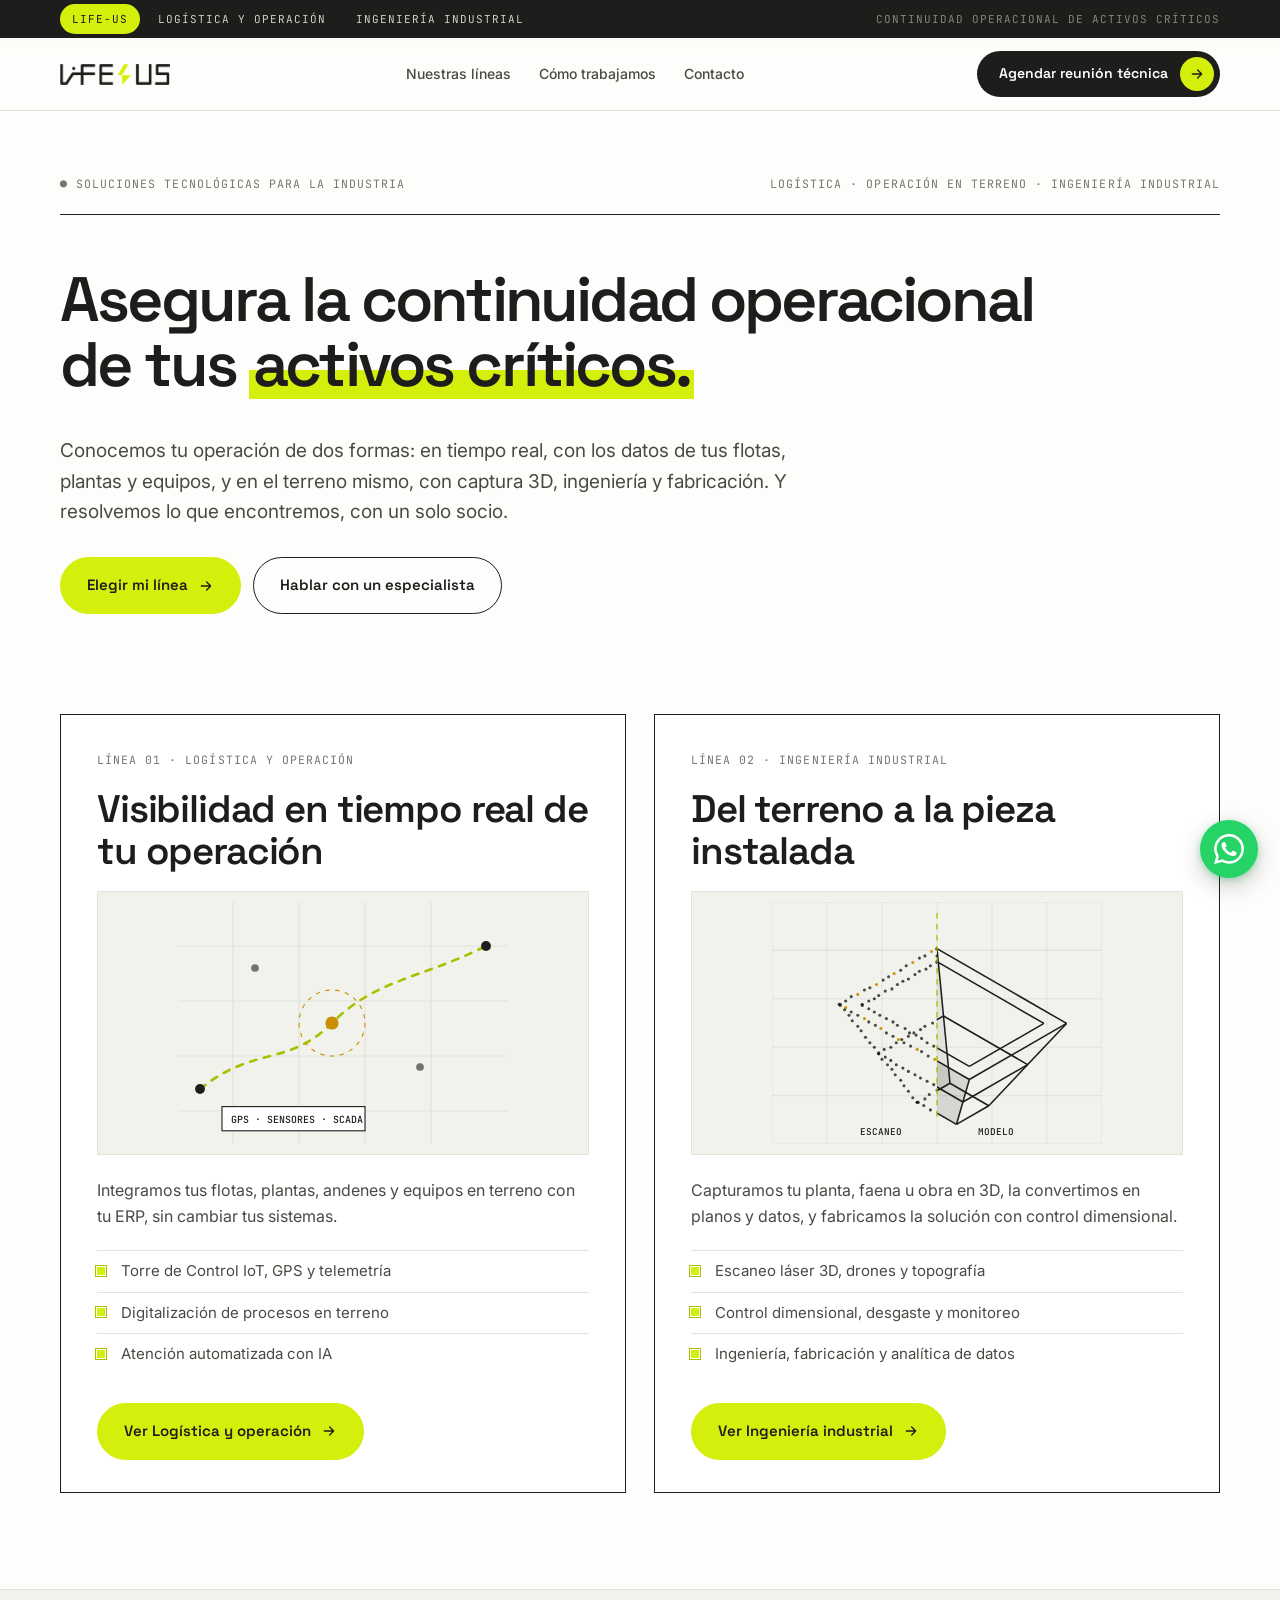
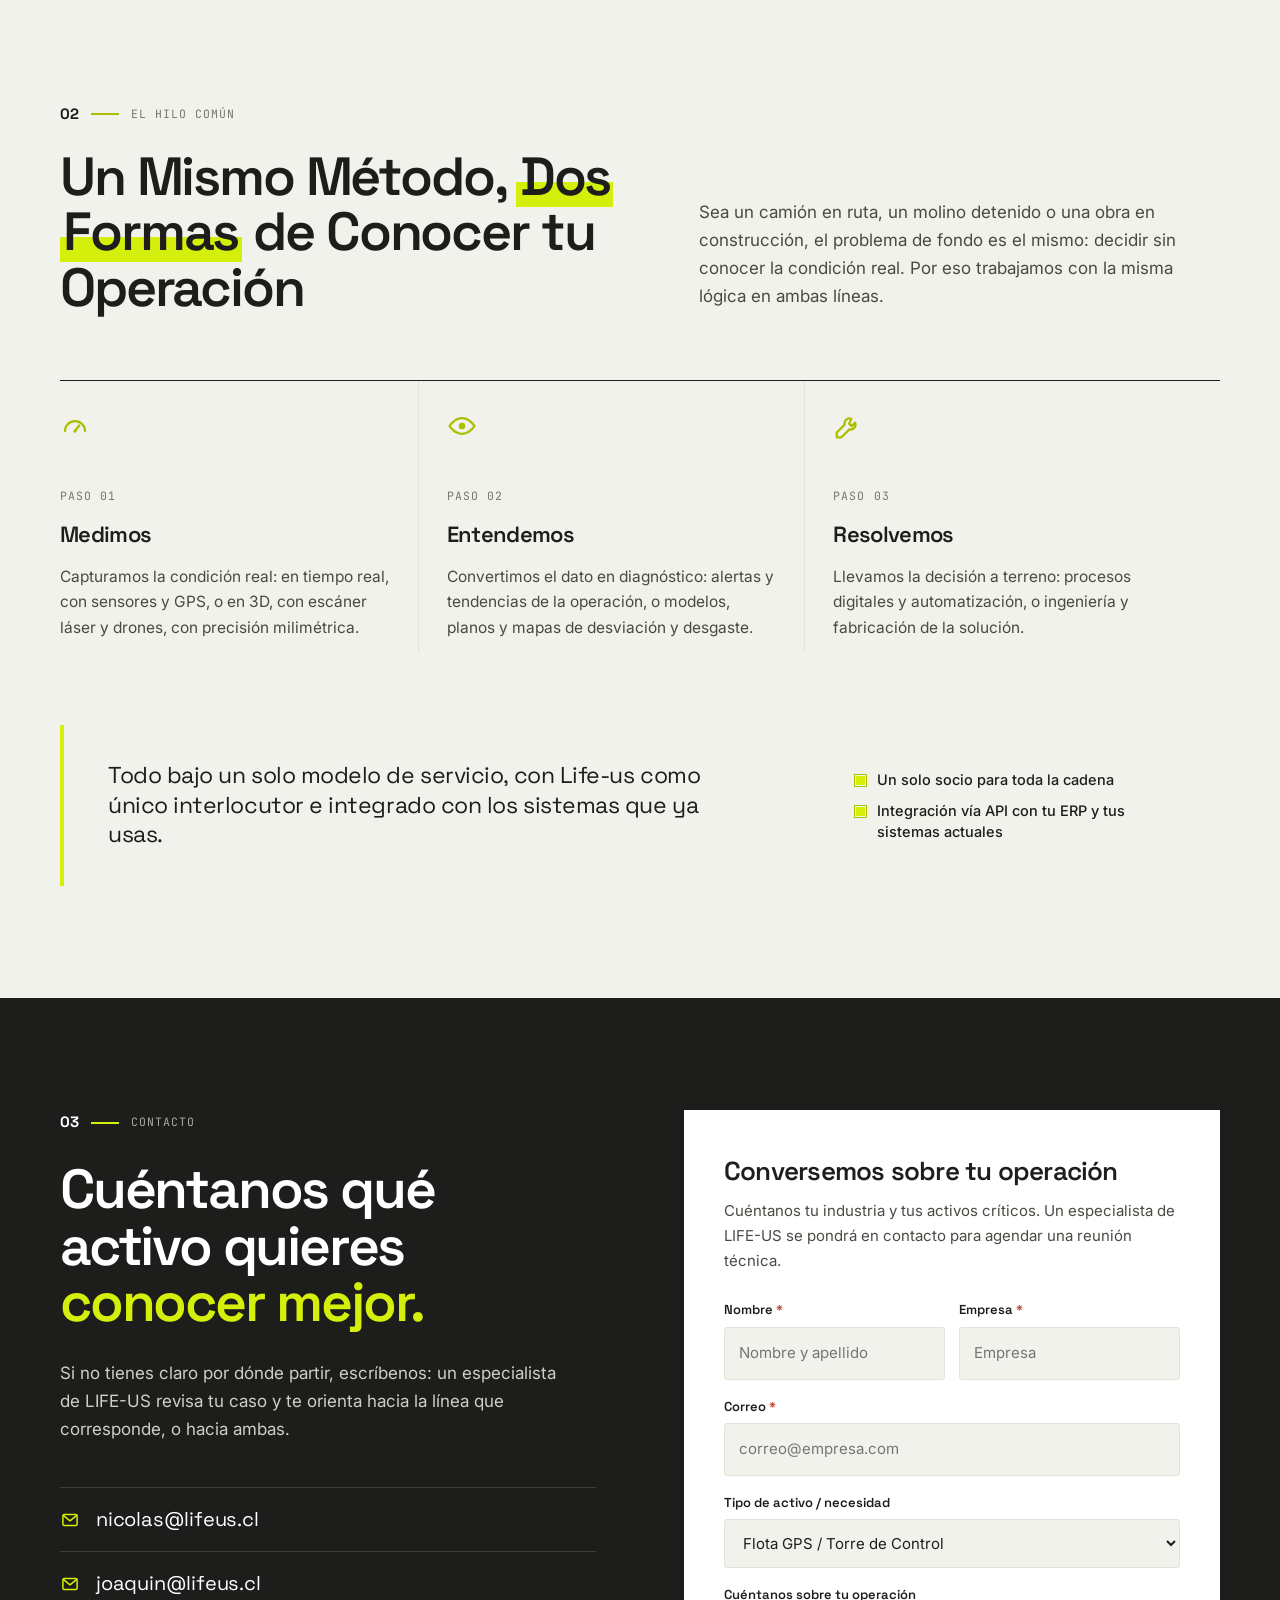
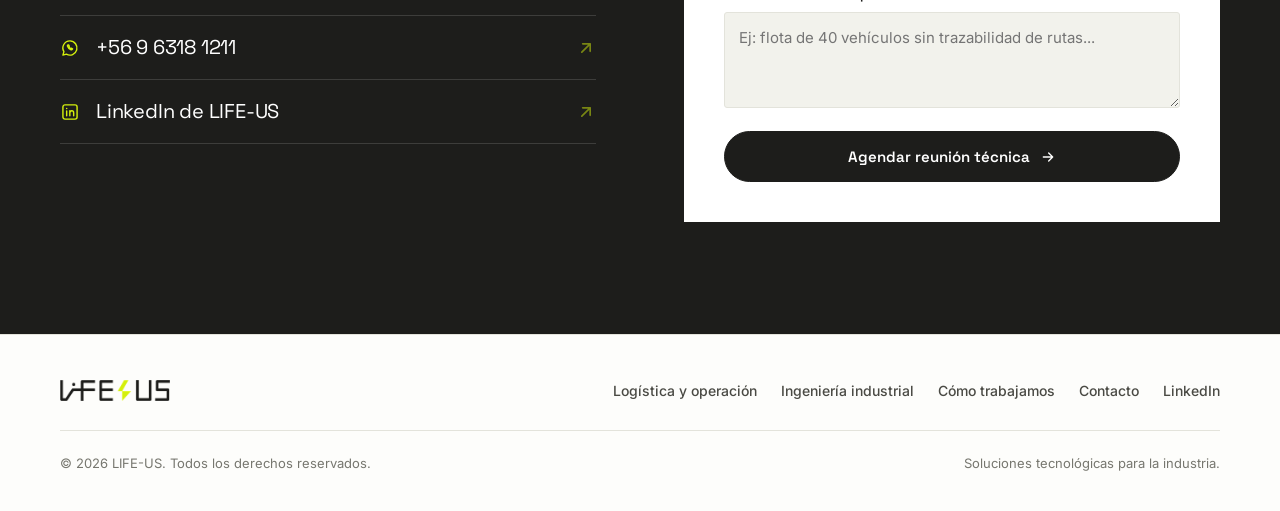
<file: index.html>
<!DOCTYPE html>
<html lang="es">
<head>
<meta charset="UTF-8">
<meta name="viewport" content="width=device-width, initial-scale=1.0">
<title>LIFE-US | Continuidad operacional de activos críticos</title>
<meta name="description" content="Soluciones tecnológicas y de ingeniería para la industria: visibilidad en tiempo real de tu operación, captura 3D, ingeniería y fabricación industrial.">
<meta property="og:title" content="LIFE-US | Continuidad operacional de activos críticos">
<meta property="og:description" content="Soluciones tecnológicas y de ingeniería para la industria: visibilidad en tiempo real de tu operación, captura 3D, ingeniería y fabricación industrial.">
<meta property="og:type" content="website">
<meta property="og:locale" content="es_CL">
<meta property="og:url" content="https://www.lifeus.cl/">
<meta property="og:image" content="https://www.lifeus.cl/og-image.png">
<meta property="og:image:width" content="1200">
<meta property="og:image:height" content="630">
<meta property="og:image:alt" content="LIFE-US: continuidad operacional de tus activos críticos">
<meta name="twitter:card" content="summary_large_image">
<meta name="twitter:title" content="LIFE-US | Continuidad operacional de activos críticos">
<meta name="twitter:description" content="Soluciones tecnológicas y de ingeniería para la industria: visibilidad en tiempo real de tu operación, captura 3D, ingeniería y fabricación industrial.">
<meta name="twitter:image" content="https://www.lifeus.cl/og-image.png">
<link rel="icon" type="image/png" href="/assets/favicon.png">
<link rel="preconnect" href="https://fonts.googleapis.com">
<link rel="preconnect" href="https://fonts.gstatic.com" crossorigin>
<link href="https://fonts.googleapis.com/css2?family=Inter:wght@400;500;600&family=JetBrains+Mono:wght@500&family=Space+Grotesk:wght@400;500;600;700&display=swap" rel="stylesheet">
<link rel="stylesheet" href="/assets/site.css?v=3">
</head>
<body>
<svg width="0" height="0" style="position:absolute" aria-hidden="true">
<defs>
<symbol id="i-target" viewBox="0 0 24 24" fill="none" stroke="currentColor" stroke-width="1.8" stroke-linecap="round" stroke-linejoin="round"><circle cx="12" cy="12" r="7.2"/><circle cx="12" cy="12" r="1.6" fill="currentColor" stroke="none"/></symbol>
<symbol id="i-gauge" viewBox="0 0 24 24" fill="none" stroke="currentColor" stroke-width="1.8" stroke-linecap="round" stroke-linejoin="round"><path d="M4 16a8 8 0 1 1 16 0"/><path d="M12 16l3.4-4.4"/><circle cx="12" cy="16" r="1.3" fill="currentColor" stroke="none"/></symbol>
<symbol id="i-crosshair" viewBox="0 0 24 24" fill="none" stroke="currentColor" stroke-width="1.8" stroke-linecap="round" stroke-linejoin="round"><circle cx="12" cy="12" r="7"/><circle cx="12" cy="12" r="1.5" fill="currentColor" stroke="none"/><path d="M12 2v3M12 19v3M2 12h3M19 12h3"/></symbol>
<symbol id="i-cloud" viewBox="0 0 24 24" fill="none" stroke="currentColor" stroke-width="1.8" stroke-linecap="round" stroke-linejoin="round"><path d="M7 15.3a3.5 3.5 0 0 1-.4-6.97A4.5 4.5 0 0 1 15.4 6.9 4 4 0 0 1 15 15.3H7z"/><circle cx="7" cy="19.3" r="1" fill="currentColor" stroke="none"/><circle cx="12" cy="20.3" r="1" fill="currentColor" stroke="none"/><circle cx="16" cy="18.8" r="1" fill="currentColor" stroke="none"/></symbol>
<symbol id="i-server" viewBox="0 0 24 24" fill="none" stroke="currentColor" stroke-width="1.8" stroke-linecap="round" stroke-linejoin="round"><rect x="4" y="5" width="16" height="6" rx="1.6"/><rect x="4" y="13" width="16" height="6" rx="1.6"/><circle cx="7.6" cy="8" r=".9" fill="currentColor" stroke="none"/><circle cx="7.6" cy="16" r=".9" fill="currentColor" stroke="none"/></symbol>
<symbol id="i-wifi" viewBox="0 0 24 24" fill="none" stroke="currentColor" stroke-width="1.8" stroke-linecap="round" stroke-linejoin="round"><path d="M5 9a10 10 0 0 1 14 0"/><path d="M8 12.6a6 6 0 0 1 8 0"/><circle cx="12" cy="17" r="1.4" fill="currentColor" stroke="none"/></symbol>
<symbol id="i-monitor" viewBox="0 0 24 24" fill="none" stroke="currentColor" stroke-width="1.8" stroke-linecap="round" stroke-linejoin="round"><rect x="3.5" y="5" width="17" height="11" rx="1.6"/><path d="M9 20h6M12 16v4"/></symbol>
<symbol id="i-signal" viewBox="0 0 24 24" fill="none" stroke="currentColor" stroke-width="1.8" stroke-linecap="round" stroke-linejoin="round"><circle cx="12" cy="12.5" r="1.6" fill="currentColor" stroke="none"/><path d="M9 9.5a4.2 4.2 0 0 1 6 0"/><path d="M6.3 6.8a8 8 0 0 1 11.4 0"/></symbol>
<symbol id="i-clock" viewBox="0 0 24 24" fill="none" stroke="currentColor" stroke-width="1.8" stroke-linecap="round" stroke-linejoin="round"><circle cx="12" cy="13" r="7.6"/><path d="M12 9v4l3 2M8 3.6l1.6 1.6M16 3.6l-1.6 1.6"/></symbol>
<symbol id="i-network" viewBox="0 0 24 24" fill="none" stroke="currentColor" stroke-width="1.8" stroke-linecap="round" stroke-linejoin="round"><circle cx="6" cy="8" r="2" fill="currentColor" stroke="none"/><circle cx="18" cy="8" r="2" fill="currentColor" stroke="none"/><circle cx="12" cy="18" r="2" fill="currentColor" stroke="none"/><path d="M7.6 9h8.8M7 9.6l3.8 6.6M17 9.6l-3.8 6.6"/></symbol>
<symbol id="i-eye" viewBox="0 0 24 24" fill="none" stroke="currentColor" stroke-width="1.8" stroke-linecap="round" stroke-linejoin="round"><path d="M2 12s3.8-6.3 10-6.3S22 12 22 12s-3.8 6.3-10 6.3S2 12 2 12z"/><circle cx="12" cy="12" r="2.6" fill="currentColor" stroke="none"/></symbol>
<symbol id="i-trend" viewBox="0 0 24 24" fill="none" stroke="currentColor" stroke-width="1.8" stroke-linecap="round" stroke-linejoin="round"><path d="M3 17l6-6 4 4 8-9"/><path d="M15 6h6v6"/></symbol>
<symbol id="i-bell" viewBox="0 0 24 24" fill="none" stroke="currentColor" stroke-width="1.8" stroke-linecap="round" stroke-linejoin="round"><path d="M6 10a6 6 0 1 1 12 0c0 4 1.5 5.5 2 6H4c.5-.5 2-2 2-6z"/><path d="M10 19a2 2 0 0 0 4 0"/></symbol>
<symbol id="i-clipboard" viewBox="0 0 24 24" fill="none" stroke="currentColor" stroke-width="1.8" stroke-linecap="round" stroke-linejoin="round"><rect x="5.5" y="4.5" width="13" height="16" rx="1.8"/><rect x="9" y="3" width="6" height="3" rx="1"/><path d="M8.5 10.5h7M8.5 14h7M8.5 17.5H13"/></symbol>
<symbol id="i-layers" viewBox="0 0 24 24" fill="none" stroke="currentColor" stroke-width="1.8" stroke-linecap="round" stroke-linejoin="round"><path d="M12 4l9 5-9 5-9-5z"/><path d="M3 14l9 5 9-5"/></symbol>
<symbol id="i-people" viewBox="0 0 24 24" fill="none" stroke="currentColor" stroke-width="1.8" stroke-linecap="round" stroke-linejoin="round"><circle cx="9" cy="8" r="3"/><circle cx="17" cy="9.5" r="2.4"/><path d="M3.5 20c0-3.3 2.5-6 5.5-6s5.5 2.7 5.5 6"/><path d="M14.7 20c0-2.4 1.2-4.5 2.9-5.4"/></symbol>
<symbol id="i-bars" viewBox="0 0 24 24" fill="none" stroke="currentColor" stroke-width="2" stroke-linecap="round" stroke-linejoin="round"><path d="M6 19v-7M12 19V6M18 19v-4"/></symbol>
<symbol id="i-wrench" viewBox="0 0 24 24" fill="none" stroke="currentColor" stroke-width="1.8" stroke-linecap="round" stroke-linejoin="round"><path d="M14.7 6.3a4 4 0 0 0-5.4 4.6L3 17.2V21h3.8l6.3-6.3a4 4 0 0 0 4.6-5.4l-2.8 2.8-2-2z"/></symbol>
<symbol id="i-check" viewBox="0 0 24 24" fill="none" stroke="currentColor" stroke-width="1.8" stroke-linecap="round" stroke-linejoin="round"><circle cx="12" cy="12" r="9"/><path d="M8 12.4l2.6 2.6 5.4-5.6"/></symbol>
<symbol id="i-tick" viewBox="0 0 24 24" fill="none" stroke="currentColor" stroke-width="2.4" stroke-linecap="round" stroke-linejoin="round"><path d="M5 12.5l4.5 4.5L19 7.5"/></symbol>
<symbol id="i-mail" viewBox="0 0 24 24" fill="none" stroke="currentColor" stroke-width="1.8" stroke-linecap="round" stroke-linejoin="round"><rect x="3.5" y="5.5" width="17" height="13" rx="1.5"/><path d="M4 6.5l8 6.5 8-6.5"/></symbol>
<symbol id="i-doc" viewBox="0 0 24 24" fill="none" stroke="currentColor" stroke-width="1.8" stroke-linecap="round" stroke-linejoin="round"><path d="M7 3.5h7l4.5 4.5v11A1.5 1.5 0 0 1 17 20.5H7A1.5 1.5 0 0 1 5.5 19V5A1.5 1.5 0 0 1 7 3.5z"/><path d="M14 3.5V8h4.5M8.5 12.5h7M8.5 16h5"/></symbol>
<symbol id="i-chat" viewBox="0 0 24 24" fill="none" stroke="currentColor" stroke-width="1.8" stroke-linecap="round" stroke-linejoin="round"><path d="M5 5.5h14a1.5 1.5 0 0 1 1.5 1.5v8a1.5 1.5 0 0 1-1.5 1.5h-7l-4.5 3.5v-3.5H5A1.5 1.5 0 0 1 3.5 15V7A1.5 1.5 0 0 1 5 5.5z"/><circle cx="8.5" cy="11" r=".95" fill="currentColor" stroke="none"/><circle cx="12" cy="11" r=".95" fill="currentColor" stroke="none"/><circle cx="15.5" cy="11" r=".95" fill="currentColor" stroke="none"/></symbol>
<symbol id="i-ai" viewBox="0 0 24 24" fill="none" stroke="currentColor" stroke-width="1.8" stroke-linecap="round" stroke-linejoin="round"><path d="M5 5.5h14a1.5 1.5 0 0 1 1.5 1.5v8a1.5 1.5 0 0 1-1.5 1.5h-7l-4.5 3.5v-3.5H5A1.5 1.5 0 0 1 3.5 15V7A1.5 1.5 0 0 1 5 5.5z"/><path d="M12 7.9l.95 2.35 2.35.95-2.35.95L12 14.5l-.95-2.35-2.35-.95 2.35-.95z" fill="currentColor" stroke="none"/></symbol>
<symbol id="i-tower" viewBox="0 0 24 24" fill="none" stroke="currentColor" stroke-width="1.8" stroke-linecap="round" stroke-linejoin="round"><circle cx="12" cy="8.2" r="1.6" fill="currentColor" stroke="none"/><path d="M9 5.4a4.3 4.3 0 0 0 0 5.6M15 5.4a4.3 4.3 0 0 1 0 5.6M12 10l-3.6 11M12 10l3.6 11M9.7 16.6h4.6"/></symbol>
<symbol id="i-mobile" viewBox="0 0 24 24" fill="none" stroke="currentColor" stroke-width="1.8" stroke-linecap="round" stroke-linejoin="round"><rect x="7" y="2.8" width="10" height="18.4" rx="2.2"/><path d="M10.8 18.4h2.4M9.6 10.6l1.8 1.8 3.2-3.4"/></symbol>
<symbol id="i-fish" viewBox="0 0 24 24" fill="none" stroke="currentColor" stroke-width="1.8" stroke-linecap="round" stroke-linejoin="round"><path d="M3 12c2.6-4 6.2-5.8 9.6-5.8 3 0 5.2 1.6 6.9 3.8L22 7.8v8.4l-2.5-2.2c-1.7 2.2-3.9 3.8-6.9 3.8C9.2 17.8 5.6 16 3 12z"/><circle cx="8.4" cy="11" r=".95" fill="currentColor" stroke="none"/></symbol>
<symbol id="i-leaf" viewBox="0 0 24 24" fill="none" stroke="currentColor" stroke-width="1.8" stroke-linecap="round" stroke-linejoin="round"><path d="M5 19C5 10.5 9.8 5.4 19.5 4.5 19 14 13.6 19.2 5 19z"/><path d="M5 19l8.5-8.5"/></symbol>
<symbol id="i-basket" viewBox="0 0 24 24" fill="none" stroke="currentColor" stroke-width="1.8" stroke-linecap="round" stroke-linejoin="round"><path d="M3.5 9.5h17l-1.8 9.2a1.5 1.5 0 0 1-1.5 1.3H6.8a1.5 1.5 0 0 1-1.5-1.3z"/><path d="M8 9.5L11 4M16 9.5L13 4M9.5 13v3.8M14.5 13v3.8"/></symbol>
<symbol id="i-warehouse" viewBox="0 0 24 24" fill="none" stroke="currentColor" stroke-width="1.8" stroke-linecap="round" stroke-linejoin="round"><path d="M3 20.5V9.2L12 4l9 5.2v11.3"/><rect x="7.5" y="12" width="9" height="8.5"/><path d="M7.5 15.2h9M7.5 17.9h9"/></symbol>
<symbol id="i-truck" viewBox="0 0 24 24" fill="none" stroke="currentColor" stroke-width="1.8" stroke-linecap="round" stroke-linejoin="round"><path d="M14 18V6a2 2 0 0 0-2-2H4a2 2 0 0 0-2 2v11a1 1 0 0 0 1 1h2"/><path d="M15 18H9"/><path d="M19 18h2a1 1 0 0 0 1-1v-3.65a1 1 0 0 0-.22-.62l-3.48-4.35A1 1 0 0 0 17.52 8H14"/><circle cx="17" cy="18" r="2"/><circle cx="7" cy="18" r="2"/></symbol>
<symbol id="i-bolt" viewBox="0 0 24 24" fill="none" stroke="currentColor" stroke-width="1.8" stroke-linecap="round" stroke-linejoin="round"><path d="M13.4 3L6 13.4h5L10.2 21 18 10.4h-5.2z"/></symbol>
<symbol id="i-wa" viewBox="0 0 24 24" fill="none" stroke="currentColor" stroke-width="1.7" stroke-linecap="round" stroke-linejoin="round"><path d="M12 3.5a8.5 8.5 0 0 0-7.3 12.9L3.5 20.5l4.2-1.1A8.5 8.5 0 1 0 12 3.5z"/><path d="M9.4 8.4c-.4.3-.6.8-.4 1.4.7 1.9 2.3 3.5 4.3 4.3.6.2 1.1 0 1.4-.4l.4-.6-1.7-.9-.5.5a4 4 0 0 1-2.2-2.2l.5-.5-.9-1.7z"/></symbol>
<symbol id="i-in" viewBox="0 0 24 24" fill="none" stroke="currentColor" stroke-width="1.7" stroke-linecap="round" stroke-linejoin="round"><rect x="3.5" y="3.5" width="17" height="17" rx="2.5"/><path d="M8 10.6v5.8M11.8 16.4v-5.8M11.8 13.2c0-1.7 1-2.7 2.4-2.7s2.2.9 2.2 2.6v3.3"/><circle cx="8" cy="7.9" r=".9" fill="currentColor" stroke="none"/></symbol>
<symbol id="i-arrow" viewBox="0 0 24 24" fill="none" stroke="currentColor" stroke-width="2" stroke-linecap="round" stroke-linejoin="round"><path d="M5 12h14M13 6l6 6-6 6"/></symbol>
<symbol id="i-arrow-ur" viewBox="0 0 24 24" fill="none" stroke="currentColor" stroke-width="2" stroke-linecap="round" stroke-linejoin="round"><path d="M7 17L17 7M8 7h9v9"/></symbol>
<symbol id="i-api" viewBox="0 0 24 24" fill="none" stroke="currentColor" stroke-width="1.8" stroke-linecap="round" stroke-linejoin="round"><path d="M8 7l-5 5 5 5M16 7l5 5-5 5M14 5l-4 14"/></symbol>
<symbol id="i-plus" viewBox="0 0 24 24" fill="none" stroke="currentColor" stroke-width="2" stroke-linecap="round"><path d="M12 5v14M5 12h14"/></symbol>
<symbol id="i-wa-solid" viewBox="0 0 24 24" fill="currentColor"><path d="M17.472 14.382c-.297-.149-1.758-.867-2.03-.967-.273-.099-.471-.148-.67.15-.197.297-.767.966-.94 1.164-.173.199-.347.223-.644.075-.297-.15-1.255-.463-2.39-1.475-.883-.788-1.48-1.761-1.653-2.059-.173-.297-.018-.458.13-.606.134-.133.298-.347.446-.52.149-.174.198-.298.298-.497.099-.198.05-.371-.025-.52-.075-.149-.669-1.612-.916-2.207-.242-.579-.487-.5-.669-.51-.173-.008-.371-.01-.57-.01-.198 0-.52.074-.792.372-.272.297-1.04 1.016-1.04 2.479 0 1.462 1.065 2.875 1.213 3.074.149.198 2.096 3.2 5.077 4.487.709.306 1.262.489 1.694.625.712.227 1.36.195 1.871.118.571-.085 1.758-.719 2.006-1.413.248-.694.248-1.289.173-1.413-.074-.124-.272-.198-.57-.347m-5.421 7.403h-.004a9.87 9.87 0 0 1-5.031-1.378l-.361-.214-3.741.982.998-3.648-.235-.374a9.86 9.86 0 0 1-1.51-5.26c.001-5.45 4.436-9.884 9.888-9.884 2.64 0 5.122 1.03 6.988 2.898a9.825 9.825 0 0 1 2.893 6.994c-.003 5.45-4.437 9.884-9.885 9.884m8.413-18.297A11.815 11.815 0 0 0 12.05 0C5.495 0 .16 5.335.157 11.892c0 2.096.547 4.142 1.588 5.945L.057 24l6.305-1.654a11.882 11.882 0 0 0 5.683 1.448h.005c6.554 0 11.89-5.335 11.893-11.893a11.821 11.821 0 0 0-3.48-8.413z"/></symbol>
<symbol id="i-scan" viewBox="0 0 24 24" fill="none" stroke="currentColor" stroke-width="1.8" stroke-linecap="round" stroke-linejoin="round"><path d="M4 8V5.5A1.5 1.5 0 0 1 5.5 4H8M16 4h2.5A1.5 1.5 0 0 1 20 5.5V8M20 16v2.5a1.5 1.5 0 0 1-1.5 1.5H16M8 20H5.5A1.5 1.5 0 0 1 4 18.5V16"/><path d="M12 7.6l4 2.2v4.4l-4 2.2-4-2.2V9.8z"/><path d="M8 9.8l4 2.2 4-2.2M12 12v4.4"/></symbol>
<symbol id="i-mountain" viewBox="0 0 24 24" fill="none" stroke="currentColor" stroke-width="1.8" stroke-linecap="round" stroke-linejoin="round"><path d="M2.5 19.5L9.5 7l4 6.5 2.5-3.5 5.5 9.5z"/><path d="M8 10.2l1.5 1.6 1.5-1.4"/></symbol>
<symbol id="i-factory" viewBox="0 0 24 24" fill="none" stroke="currentColor" stroke-width="1.8" stroke-linecap="round" stroke-linejoin="round"><path d="M3.5 20.5V10.5l5.5 3.2v-3.2l5.5 3.2V5h4v15.5z"/><path d="M7 17h1.5M11.5 17H13M16 17h1.5"/></symbol>
<symbol id="i-pipe" viewBox="0 0 24 24" fill="none" stroke="currentColor" stroke-width="1.8" stroke-linecap="round" stroke-linejoin="round"><path d="M3 12h18M6 8.5v7M18 8.5v7"/><path d="M12 12V6.5M10 6.5h4"/></symbol>
</defs>
</svg>

<div class="sw"><div class="wrap sw-in"><div class="sw-l"><a href="/" class="on">LIFE-US</a><a href="/logistica/">Logística y operación</a><a href="/ingenieria/">Ingeniería industrial</a></div><span class="sw-t">Continuidad operacional de activos críticos</span></div></div>
<header class="hd"><div class="wrap hd-in">
  <a class="logo" href="/" aria-label="LIFE-US, inicio"></a>
  <nav class="nav" id="nav"><a href="#lineas">Nuestras líneas</a><a href="#metodo">Cómo trabajamos</a><a href="#contacto">Contacto</a></nav>
  <a class="cta" href="#contacto">Agendar reunión técnica <span class="arr"><svg class="ic"><use href="#i-arrow"/></svg></span></a>
  <button class="burger" id="burger" aria-label="Abrir menú" aria-expanded="false"><i></i><i></i><i></i></button>
</div>
<div class="mp" id="mp"><a href="#lineas">Nuestras líneas</a><a href="/logistica/">Logística y operación</a><a href="/ingenieria/">Ingeniería industrial</a><a href="#metodo">Cómo trabajamos</a><a href="#contacto">Contacto</a></div></header>

<section class="hero" id="top"><div class="wrap">
  <div class="hero-meta mono"><span>● Soluciones tecnológicas para la industria</span><span>Logística · Operación en terreno · Ingeniería industrial</span></div>
  <h1>Asegura la continuidad operacional <br>de tus <mark>activos críticos.</mark></h1>
  <div class="hero-g" style="grid-template-columns:minmax(0,760px);margin-top:40px">
    <div>
      <p class="lead" style="max-width:760px">Conocemos tu operación de dos formas: en tiempo real, con los datos de tus flotas, plantas y equipos, y en el terreno mismo, con captura 3D, ingeniería y fabricación. Y resolvemos lo que encontremos, con un solo socio.</p>
      <div class="ctas"><a class="btn pri" href="#lineas">Elegir mi línea <svg class="ic"><use href="#i-arrow"/></svg></a><a class="btn ghost" href="#contacto">Hablar con un especialista</a></div>
    </div>
  </div>
  <div class="paths" id="lineas">
    <a class="path" href="/logistica/">
      <span class="mono">Línea 01 · Logística y operación</span>
      <h2>Visibilidad en tiempo real de tu operación</h2>
      <div class="pv"><svg class="map" viewBox="0 0 300 220" fill="none" aria-hidden="true"><path d="M0 40H300M0 90H300M0 140H300M0 190H300M50 0V220M110 0V220M170 0V220M230 0V220" stroke="rgba(29,29,27,.08)"/><path d="M20 170C70 130 100 150 140 110S220 70 280 40" stroke="#a9bf00" stroke-width="2.4" stroke-dasharray="6 7" stroke-linecap="round"/><circle cx="140" cy="110" r="30" stroke="#c98f00" stroke-dasharray="4 5"/><circle cx="140" cy="110" r="6" fill="#c98f00"/><circle cx="20" cy="170" r="4.5" fill="#1d1d1b"/><circle cx="280" cy="40" r="4.5" fill="#1d1d1b"/><circle cx="220" cy="150" r="3.5" fill="#1d1d1b" fill-opacity=".6"/><circle cx="70" cy="60" r="3.5" fill="#1d1d1b" fill-opacity=".6"/><rect x="40" y="186" width="130" height="22" fill="#fff" stroke="#1d1d1b"/><text x="48" y="201" fill="#1d1d1b" font-family="JetBrains Mono,monospace" font-size="9" font-weight="500">GPS · SENSORES · SCADA</text></svg></div>
      <p>Integramos tus flotas, plantas, andenes y equipos en terreno con tu ERP, sin cambiar tus sistemas.</p>
      <ul><li>Torre de Control IoT, GPS y telemetría</li><li>Digitalización de procesos en terreno</li><li>Atención automatizada con IA</li></ul>
      <span class="btn pri">Ver Logística y operación <svg class="ic"><use href="#i-arrow"/></svg></span>
    </a>
    <a class="path" href="/ingenieria/">
      <span class="mono">Línea 02 · Ingeniería industrial</span>
      <h2>Del terreno a la pieza instalada</h2>
      <div class="pv"><svg viewBox="0 0 300 220" fill="none" aria-hidden="true"><path d="M0 0V220" stroke="rgba(29,29,27,.07)"/><path d="M50 0V220" stroke="rgba(29,29,27,.07)"/><path d="M100 0V220" stroke="rgba(29,29,27,.07)"/><path d="M150 0V220" stroke="rgba(29,29,27,.07)"/><path d="M200 0V220" stroke="rgba(29,29,27,.07)"/><path d="M250 0V220" stroke="rgba(29,29,27,.07)"/><path d="M300 0V220" stroke="rgba(29,29,27,.07)"/><path d="M0 0 H300" stroke="rgba(29,29,27,.07)"/><path d="M0 44 H300" stroke="rgba(29,29,27,.07)"/><path d="M0 88 H300" stroke="rgba(29,29,27,.07)"/><path d="M0 132 H300" stroke="rgba(29,29,27,.07)"/><path d="M0 176 H300" stroke="rgba(29,29,27,.07)"/><path d="M0 220 H300" stroke="rgba(29,29,27,.07)"/><defs><clipPath id="ml"><rect x="0" y="0" width="150" height="220"/></clipPath><clipPath id="mr"><rect x="150" y="0" width="150" height="220"/></clipPath></defs><g clip-path="url(#mr)"><polygon points="150.0,42.4 61.7,93.4 132.3,181.8 161.8,164.8" fill="#1d1d1b" fill-opacity=".07"/><polygon points="61.7,93.4 179.4,161.4 167.7,202.2 132.3,181.8" fill="#1d1d1b" fill-opacity=".13"/></g><g clip-path="url(#ml)"><circle cx="150" cy="43" r="1.4" fill="#1d1d1b" fill-opacity="0.80"/><circle cx="155" cy="45" r="1.4" fill="#1d1d1b" fill-opacity="0.80"/><circle cx="161" cy="49" r="1.4" fill="#1d1d1b" fill-opacity="0.80"/><circle cx="166" cy="52" r="1.4" fill="#c98f00" fill-opacity="0.95"/><circle cx="171" cy="55" r="1.4" fill="#1d1d1b" fill-opacity="0.80"/><circle cx="177" cy="58" r="1.4" fill="#1d1d1b" fill-opacity="0.80"/><circle cx="182" cy="61" r="1.4" fill="#c98f00" fill-opacity="0.95"/><circle cx="188" cy="64" r="1.4" fill="#1d1d1b" fill-opacity="0.80"/><circle cx="193" cy="67" r="1.4" fill="#1d1d1b" fill-opacity="0.80"/><circle cx="198" cy="70" r="1.4" fill="#c98f00" fill-opacity="0.95"/><circle cx="203" cy="74" r="1.4" fill="#1d1d1b" fill-opacity="0.80"/><circle cx="209" cy="76" r="1.4" fill="#1d1d1b" fill-opacity="0.80"/><circle cx="214" cy="79" r="1.4" fill="#c98f00" fill-opacity="0.95"/><circle cx="220" cy="83" r="1.4" fill="#1d1d1b" fill-opacity="0.80"/><circle cx="225" cy="86" r="1.4" fill="#1d1d1b" fill-opacity="0.80"/><circle cx="230" cy="89" r="1.4" fill="#c98f00" fill-opacity="0.95"/><circle cx="236" cy="93" r="1.4" fill="#1d1d1b" fill-opacity="0.80"/><circle cx="241" cy="95" r="1.4" fill="#1d1d1b" fill-opacity="0.80"/><circle cx="246" cy="98" r="1.4" fill="#c98f00" fill-opacity="0.95"/><circle cx="252" cy="101" r="1.4" fill="#1d1d1b" fill-opacity="0.80"/><circle cx="256" cy="104" r="1.4" fill="#1d1d1b" fill-opacity="0.80"/><circle cx="263" cy="107" r="1.4" fill="#c98f00" fill-opacity="0.95"/><circle cx="268" cy="111" r="1.4" fill="#1d1d1b" fill-opacity="0.80"/><circle cx="150" cy="55" r="1.4" fill="#1d1d1b" fill-opacity="0.80"/><circle cx="155" cy="58" r="1.4" fill="#1d1d1b" fill-opacity="0.80"/><circle cx="160" cy="61" r="1.4" fill="#1d1d1b" fill-opacity="0.80"/><circle cx="166" cy="64" r="1.4" fill="#1d1d1b" fill-opacity="0.80"/><circle cx="171" cy="67" r="1.4" fill="#1d1d1b" fill-opacity="0.80"/><circle cx="177" cy="70" r="1.4" fill="#1d1d1b" fill-opacity="0.80"/><circle cx="183" cy="74" r="1.4" fill="#1d1d1b" fill-opacity="0.80"/><circle cx="188" cy="76" r="1.4" fill="#1d1d1b" fill-opacity="0.80"/><circle cx="193" cy="79" r="1.4" fill="#1d1d1b" fill-opacity="0.80"/><circle cx="199" cy="82" r="1.4" fill="#1d1d1b" fill-opacity="0.80"/><circle cx="204" cy="86" r="1.4" fill="#1d1d1b" fill-opacity="0.80"/><circle cx="209" cy="89" r="1.4" fill="#1d1d1b" fill-opacity="0.80"/><circle cx="215" cy="91" r="1.4" fill="#1d1d1b" fill-opacity="0.80"/><circle cx="220" cy="95" r="1.4" fill="#1d1d1b" fill-opacity="0.80"/><circle cx="225" cy="98" r="1.4" fill="#1d1d1b" fill-opacity="0.80"/><circle cx="232" cy="102" r="1.4" fill="#1d1d1b" fill-opacity="0.80"/><circle cx="236" cy="104" r="1.4" fill="#1d1d1b" fill-opacity="0.80"/><circle cx="241" cy="107" r="1.4" fill="#1d1d1b" fill-opacity="0.80"/><circle cx="247" cy="110" r="1.4" fill="#1d1d1b" fill-opacity="0.80"/><circle cx="162" cy="165" r="1.4" fill="#1d1d1b" fill-opacity="0.80"/><circle cx="168" cy="168" r="1.4" fill="#1d1d1b" fill-opacity="0.80"/><circle cx="173" cy="172" r="1.4" fill="#1d1d1b" fill-opacity="0.80"/><circle cx="179" cy="174" r="1.4" fill="#1d1d1b" fill-opacity="0.80"/><circle cx="185" cy="179" r="1.4" fill="#1d1d1b" fill-opacity="0.80"/><circle cx="191" cy="182" r="1.4" fill="#1d1d1b" fill-opacity="0.80"/><circle cx="198" cy="186" r="1.4" fill="#1d1d1b" fill-opacity="0.80"/><circle cx="155" cy="103" r="1.4" fill="#1d1d1b" fill-opacity="0.80"/><circle cx="161" cy="106" r="1.4" fill="#1d1d1b" fill-opacity="0.80"/><circle cx="167" cy="110" r="1.4" fill="#1d1d1b" fill-opacity="0.80"/><circle cx="172" cy="114" r="1.4" fill="#1d1d1b" fill-opacity="0.80"/><circle cx="178" cy="116" r="1.4" fill="#1d1d1b" fill-opacity="0.80"/><circle cx="183" cy="120" r="1.4" fill="#1d1d1b" fill-opacity="0.80"/><circle cx="189" cy="122" r="1.4" fill="#1d1d1b" fill-opacity="0.80"/><circle cx="194" cy="126" r="1.4" fill="#1d1d1b" fill-opacity="0.80"/><circle cx="199" cy="129" r="1.4" fill="#1d1d1b" fill-opacity="0.80"/><circle cx="205" cy="132" r="1.4" fill="#1d1d1b" fill-opacity="0.80"/><circle cx="210" cy="136" r="1.4" fill="#1d1d1b" fill-opacity="0.80"/><circle cx="217" cy="138" r="1.4" fill="#1d1d1b" fill-opacity="0.80"/><circle cx="222" cy="142" r="1.4" fill="#1d1d1b" fill-opacity="0.80"/><circle cx="227" cy="144" r="1.4" fill="#1d1d1b" fill-opacity="0.80"/><circle cx="233" cy="148" r="1.4" fill="#1d1d1b" fill-opacity="0.80"/><circle cx="150" cy="42" r="1.4" fill="#1d1d1b" fill-opacity="0.80"/><circle cx="150" cy="49" r="1.4" fill="#1d1d1b" fill-opacity="0.80"/><circle cx="151" cy="54" r="1.4" fill="#1d1d1b" fill-opacity="0.80"/><circle cx="152" cy="61" r="1.4" fill="#1d1d1b" fill-opacity="0.80"/><circle cx="152" cy="67" r="1.4" fill="#1d1d1b" fill-opacity="0.80"/><circle cx="153" cy="73" r="1.4" fill="#1d1d1b" fill-opacity="0.80"/><circle cx="154" cy="79" r="1.4" fill="#1d1d1b" fill-opacity="0.80"/><circle cx="154" cy="85" r="1.4" fill="#1d1d1b" fill-opacity="0.80"/><circle cx="154" cy="91" r="1.4" fill="#1d1d1b" fill-opacity="0.80"/><circle cx="155" cy="98" r="1.4" fill="#1d1d1b" fill-opacity="0.80"/><circle cx="156" cy="104" r="1.4" fill="#1d1d1b" fill-opacity="0.80"/><circle cx="156" cy="109" r="1.4" fill="#1d1d1b" fill-opacity="0.80"/><circle cx="158" cy="116" r="1.4" fill="#1d1d1b" fill-opacity="0.80"/><circle cx="158" cy="122" r="1.4" fill="#1d1d1b" fill-opacity="0.80"/><circle cx="159" cy="128" r="1.4" fill="#1d1d1b" fill-opacity="0.80"/><circle cx="159" cy="134" r="1.4" fill="#1d1d1b" fill-opacity="0.80"/><circle cx="160" cy="141" r="1.4" fill="#1d1d1b" fill-opacity="0.80"/><circle cx="160" cy="147" r="1.4" fill="#1d1d1b" fill-opacity="0.80"/><circle cx="160" cy="153" r="1.4" fill="#1d1d1b" fill-opacity="0.80"/><circle cx="161" cy="159" r="1.4" fill="#1d1d1b" fill-opacity="0.80"/><circle cx="162" cy="165" r="1.4" fill="#1d1d1b" fill-opacity="0.80"/><circle cx="268" cy="111" r="1.4" fill="#1d1d1b" fill-opacity="0.80"/><circle cx="263" cy="114" r="1.4" fill="#1d1d1b" fill-opacity="0.80"/><circle cx="257" cy="117" r="1.4" fill="#1d1d1b" fill-opacity="0.80"/><circle cx="251" cy="120" r="1.4" fill="#c98f00" fill-opacity="0.95"/><circle cx="246" cy="123" r="1.4" fill="#1d1d1b" fill-opacity="0.80"/><circle cx="240" cy="126" r="1.4" fill="#1d1d1b" fill-opacity="0.80"/><circle cx="235" cy="130" r="1.4" fill="#c98f00" fill-opacity="0.95"/><circle cx="229" cy="132" r="1.4" fill="#1d1d1b" fill-opacity="0.80"/><circle cx="224" cy="137" r="1.4" fill="#1d1d1b" fill-opacity="0.80"/><circle cx="218" cy="140" r="1.4" fill="#c98f00" fill-opacity="0.95"/><circle cx="212" cy="142" r="1.4" fill="#1d1d1b" fill-opacity="0.80"/><circle cx="208" cy="145" r="1.4" fill="#1d1d1b" fill-opacity="0.80"/><circle cx="202" cy="149" r="1.4" fill="#c98f00" fill-opacity="0.95"/><circle cx="197" cy="152" r="1.4" fill="#1d1d1b" fill-opacity="0.80"/><circle cx="191" cy="155" r="1.4" fill="#1d1d1b" fill-opacity="0.80"/><circle cx="185" cy="158" r="1.4" fill="#c98f00" fill-opacity="0.95"/><circle cx="180" cy="162" r="1.4" fill="#1d1d1b" fill-opacity="0.80"/><circle cx="247" cy="111" r="1.4" fill="#1d1d1b" fill-opacity="0.80"/><circle cx="242" cy="114" r="1.4" fill="#1d1d1b" fill-opacity="0.80"/><circle cx="236" cy="116" r="1.4" fill="#1d1d1b" fill-opacity="0.80"/><circle cx="232" cy="120" r="1.4" fill="#1d1d1b" fill-opacity="0.80"/><circle cx="227" cy="123" r="1.4" fill="#1d1d1b" fill-opacity="0.80"/><circle cx="221" cy="126" r="1.4" fill="#1d1d1b" fill-opacity="0.80"/><circle cx="216" cy="129" r="1.4" fill="#1d1d1b" fill-opacity="0.80"/><circle cx="211" cy="132" r="1.4" fill="#1d1d1b" fill-opacity="0.80"/><circle cx="205" cy="135" r="1.4" fill="#1d1d1b" fill-opacity="0.80"/><circle cx="200" cy="137" r="1.4" fill="#1d1d1b" fill-opacity="0.80"/><circle cx="195" cy="140" r="1.4" fill="#1d1d1b" fill-opacity="0.80"/><circle cx="190" cy="144" r="1.4" fill="#1d1d1b" fill-opacity="0.80"/><circle cx="184" cy="147" r="1.4" fill="#1d1d1b" fill-opacity="0.80"/><circle cx="180" cy="150" r="1.4" fill="#1d1d1b" fill-opacity="0.80"/><circle cx="196" cy="185" r="1.4" fill="#1d1d1b" fill-opacity="0.80"/><circle cx="191" cy="188" r="1.4" fill="#1d1d1b" fill-opacity="0.80"/><circle cx="186" cy="192" r="1.4" fill="#1d1d1b" fill-opacity="0.80"/><circle cx="180" cy="195" r="1.4" fill="#1d1d1b" fill-opacity="0.80"/><circle cx="174" cy="199" r="1.4" fill="#1d1d1b" fill-opacity="0.80"/><circle cx="167" cy="202" r="1.4" fill="#1d1d1b" fill-opacity="0.80"/><circle cx="232" cy="148" r="1.4" fill="#1d1d1b" fill-opacity="0.80"/><circle cx="228" cy="151" r="1.4" fill="#1d1d1b" fill-opacity="0.80"/><circle cx="222" cy="154" r="1.4" fill="#1d1d1b" fill-opacity="0.80"/><circle cx="216" cy="157" r="1.4" fill="#1d1d1b" fill-opacity="0.80"/><circle cx="210" cy="160" r="1.4" fill="#1d1d1b" fill-opacity="0.80"/><circle cx="205" cy="163" r="1.4" fill="#1d1d1b" fill-opacity="0.80"/><circle cx="200" cy="167" r="1.4" fill="#1d1d1b" fill-opacity="0.80"/><circle cx="194" cy="170" r="1.4" fill="#1d1d1b" fill-opacity="0.80"/><circle cx="190" cy="173" r="1.4" fill="#1d1d1b" fill-opacity="0.80"/><circle cx="184" cy="176" r="1.4" fill="#1d1d1b" fill-opacity="0.80"/><circle cx="179" cy="179" r="1.4" fill="#1d1d1b" fill-opacity="0.80"/><circle cx="174" cy="181" r="1.4" fill="#1d1d1b" fill-opacity="0.80"/><circle cx="268" cy="111" r="1.4" fill="#1d1d1b" fill-opacity="0.80"/><circle cx="264" cy="114" r="1.4" fill="#1d1d1b" fill-opacity="0.80"/><circle cx="259" cy="119" r="1.4" fill="#1d1d1b" fill-opacity="0.80"/><circle cx="255" cy="123" r="1.4" fill="#1d1d1b" fill-opacity="0.80"/><circle cx="251" cy="128" r="1.4" fill="#1d1d1b" fill-opacity="0.80"/><circle cx="247" cy="132" r="1.4" fill="#1d1d1b" fill-opacity="0.80"/><circle cx="243" cy="137" r="1.4" fill="#1d1d1b" fill-opacity="0.80"/><circle cx="238" cy="141" r="1.4" fill="#1d1d1b" fill-opacity="0.80"/><circle cx="235" cy="146" r="1.4" fill="#1d1d1b" fill-opacity="0.80"/><circle cx="230" cy="149" r="1.4" fill="#1d1d1b" fill-opacity="0.80"/><circle cx="226" cy="155" r="1.4" fill="#1d1d1b" fill-opacity="0.80"/><circle cx="222" cy="159" r="1.4" fill="#1d1d1b" fill-opacity="0.80"/><circle cx="218" cy="163" r="1.4" fill="#1d1d1b" fill-opacity="0.80"/><circle cx="214" cy="168" r="1.4" fill="#1d1d1b" fill-opacity="0.80"/><circle cx="209" cy="171" r="1.4" fill="#1d1d1b" fill-opacity="0.80"/><circle cx="205" cy="177" r="1.4" fill="#1d1d1b" fill-opacity="0.80"/><circle cx="201" cy="181" r="1.4" fill="#1d1d1b" fill-opacity="0.80"/><circle cx="197" cy="185" r="1.4" fill="#1d1d1b" fill-opacity="0.80"/><circle cx="179" cy="161" r="1.4" fill="#1d1d1b" fill-opacity="0.80"/><circle cx="174" cy="158" r="1.4" fill="#1d1d1b" fill-opacity="0.80"/><circle cx="168" cy="155" r="1.4" fill="#1d1d1b" fill-opacity="0.80"/><circle cx="163" cy="152" r="1.4" fill="#c98f00" fill-opacity="0.95"/><circle cx="158" cy="149" r="1.4" fill="#1d1d1b" fill-opacity="0.80"/><circle cx="152" cy="146" r="1.4" fill="#1d1d1b" fill-opacity="0.80"/><circle cx="148" cy="143" r="1.4" fill="#c98f00" fill-opacity="0.95"/><circle cx="142" cy="140" r="1.4" fill="#1d1d1b" fill-opacity="0.80"/><circle cx="136" cy="136" r="1.4" fill="#1d1d1b" fill-opacity="0.80"/><circle cx="132" cy="134" r="1.4" fill="#c98f00" fill-opacity="0.95"/><circle cx="126" cy="131" r="1.4" fill="#1d1d1b" fill-opacity="0.80"/><circle cx="120" cy="128" r="1.4" fill="#1d1d1b" fill-opacity="0.80"/><circle cx="115" cy="125" r="1.4" fill="#c98f00" fill-opacity="0.95"/><circle cx="110" cy="122" r="1.4" fill="#1d1d1b" fill-opacity="0.80"/><circle cx="104" cy="119" r="1.4" fill="#1d1d1b" fill-opacity="0.80"/><circle cx="99" cy="115" r="1.4" fill="#c98f00" fill-opacity="0.95"/><circle cx="94" cy="112" r="1.4" fill="#1d1d1b" fill-opacity="0.80"/><circle cx="88" cy="109" r="1.4" fill="#1d1d1b" fill-opacity="0.80"/><circle cx="84" cy="106" r="1.4" fill="#c98f00" fill-opacity="0.95"/><circle cx="78" cy="103" r="1.4" fill="#1d1d1b" fill-opacity="0.80"/><circle cx="72" cy="100" r="1.4" fill="#1d1d1b" fill-opacity="0.80"/><circle cx="67" cy="96" r="1.4" fill="#c98f00" fill-opacity="0.95"/><circle cx="61" cy="93" r="1.4" fill="#1d1d1b" fill-opacity="0.80"/><circle cx="180" cy="149" r="1.4" fill="#1d1d1b" fill-opacity="0.80"/><circle cx="174" cy="146" r="1.4" fill="#1d1d1b" fill-opacity="0.80"/><circle cx="169" cy="144" r="1.4" fill="#1d1d1b" fill-opacity="0.80"/><circle cx="163" cy="140" r="1.4" fill="#1d1d1b" fill-opacity="0.80"/><circle cx="158" cy="137" r="1.4" fill="#1d1d1b" fill-opacity="0.80"/><circle cx="152" cy="134" r="1.4" fill="#1d1d1b" fill-opacity="0.80"/><circle cx="147" cy="131" r="1.4" fill="#1d1d1b" fill-opacity="0.80"/><circle cx="141" cy="128" r="1.4" fill="#1d1d1b" fill-opacity="0.80"/><circle cx="136" cy="124" r="1.4" fill="#1d1d1b" fill-opacity="0.80"/><circle cx="131" cy="121" r="1.4" fill="#1d1d1b" fill-opacity="0.80"/><circle cx="125" cy="119" r="1.4" fill="#1d1d1b" fill-opacity="0.80"/><circle cx="121" cy="115" r="1.4" fill="#1d1d1b" fill-opacity="0.80"/><circle cx="114" cy="112" r="1.4" fill="#1d1d1b" fill-opacity="0.80"/><circle cx="110" cy="109" r="1.4" fill="#1d1d1b" fill-opacity="0.80"/><circle cx="104" cy="106" r="1.4" fill="#1d1d1b" fill-opacity="0.80"/><circle cx="98" cy="103" r="1.4" fill="#1d1d1b" fill-opacity="0.80"/><circle cx="93" cy="100" r="1.4" fill="#1d1d1b" fill-opacity="0.80"/><circle cx="88" cy="97" r="1.4" fill="#1d1d1b" fill-opacity="0.80"/><circle cx="82" cy="93" r="1.4" fill="#1d1d1b" fill-opacity="0.80"/><circle cx="168" cy="202" r="1.4" fill="#1d1d1b" fill-opacity="0.80"/><circle cx="162" cy="198" r="1.4" fill="#1d1d1b" fill-opacity="0.80"/><circle cx="156" cy="196" r="1.4" fill="#1d1d1b" fill-opacity="0.80"/><circle cx="151" cy="191" r="1.4" fill="#1d1d1b" fill-opacity="0.80"/><circle cx="144" cy="189" r="1.4" fill="#1d1d1b" fill-opacity="0.80"/><circle cx="138" cy="185" r="1.4" fill="#1d1d1b" fill-opacity="0.80"/><circle cx="132" cy="182" r="1.4" fill="#1d1d1b" fill-opacity="0.80"/><circle cx="173" cy="182" r="1.4" fill="#1d1d1b" fill-opacity="0.80"/><circle cx="168" cy="179" r="1.4" fill="#1d1d1b" fill-opacity="0.80"/><circle cx="163" cy="175" r="1.4" fill="#1d1d1b" fill-opacity="0.80"/><circle cx="157" cy="172" r="1.4" fill="#1d1d1b" fill-opacity="0.80"/><circle cx="152" cy="170" r="1.4" fill="#1d1d1b" fill-opacity="0.80"/><circle cx="147" cy="166" r="1.4" fill="#1d1d1b" fill-opacity="0.80"/><circle cx="141" cy="163" r="1.4" fill="#1d1d1b" fill-opacity="0.80"/><circle cx="135" cy="160" r="1.4" fill="#1d1d1b" fill-opacity="0.80"/><circle cx="130" cy="157" r="1.4" fill="#1d1d1b" fill-opacity="0.80"/><circle cx="124" cy="154" r="1.4" fill="#1d1d1b" fill-opacity="0.80"/><circle cx="119" cy="151" r="1.4" fill="#1d1d1b" fill-opacity="0.80"/><circle cx="113" cy="148" r="1.4" fill="#1d1d1b" fill-opacity="0.80"/><circle cx="108" cy="144" r="1.4" fill="#1d1d1b" fill-opacity="0.80"/><circle cx="103" cy="141" r="1.4" fill="#1d1d1b" fill-opacity="0.80"/><circle cx="97" cy="138" r="1.4" fill="#1d1d1b" fill-opacity="0.80"/><circle cx="179" cy="161" r="1.4" fill="#1d1d1b" fill-opacity="0.80"/><circle cx="178" cy="167" r="1.4" fill="#1d1d1b" fill-opacity="0.80"/><circle cx="176" cy="173" r="1.4" fill="#1d1d1b" fill-opacity="0.80"/><circle cx="175" cy="178" r="1.4" fill="#1d1d1b" fill-opacity="0.80"/><circle cx="173" cy="185" r="1.4" fill="#1d1d1b" fill-opacity="0.80"/><circle cx="171" cy="190" r="1.4" fill="#1d1d1b" fill-opacity="0.80"/><circle cx="170" cy="196" r="1.4" fill="#1d1d1b" fill-opacity="0.80"/><circle cx="167" cy="203" r="1.4" fill="#1d1d1b" fill-opacity="0.80"/><circle cx="62" cy="94" r="1.4" fill="#1d1d1b" fill-opacity="0.80"/><circle cx="67" cy="90" r="1.4" fill="#1d1d1b" fill-opacity="0.80"/><circle cx="72" cy="86" r="1.4" fill="#1d1d1b" fill-opacity="0.80"/><circle cx="78" cy="84" r="1.4" fill="#c98f00" fill-opacity="0.95"/><circle cx="84" cy="80" r="1.4" fill="#1d1d1b" fill-opacity="0.80"/><circle cx="89" cy="78" r="1.4" fill="#1d1d1b" fill-opacity="0.80"/><circle cx="95" cy="75" r="1.4" fill="#c98f00" fill-opacity="0.95"/><circle cx="101" cy="71" r="1.4" fill="#1d1d1b" fill-opacity="0.80"/><circle cx="106" cy="68" r="1.4" fill="#1d1d1b" fill-opacity="0.80"/><circle cx="111" cy="65" r="1.4" fill="#c98f00" fill-opacity="0.95"/><circle cx="117" cy="62" r="1.4" fill="#1d1d1b" fill-opacity="0.80"/><circle cx="122" cy="58" r="1.4" fill="#1d1d1b" fill-opacity="0.80"/><circle cx="128" cy="55" r="1.4" fill="#c98f00" fill-opacity="0.95"/><circle cx="134" cy="51" r="1.4" fill="#1d1d1b" fill-opacity="0.80"/><circle cx="139" cy="49" r="1.4" fill="#1d1d1b" fill-opacity="0.80"/><circle cx="145" cy="45" r="1.4" fill="#c98f00" fill-opacity="0.95"/><circle cx="151" cy="42" r="1.4" fill="#1d1d1b" fill-opacity="0.80"/><circle cx="82" cy="94" r="1.4" fill="#1d1d1b" fill-opacity="0.80"/><circle cx="88" cy="90" r="1.4" fill="#1d1d1b" fill-opacity="0.80"/><circle cx="93" cy="88" r="1.4" fill="#1d1d1b" fill-opacity="0.80"/><circle cx="97" cy="85" r="1.4" fill="#1d1d1b" fill-opacity="0.80"/><circle cx="103" cy="81" r="1.4" fill="#1d1d1b" fill-opacity="0.80"/><circle cx="109" cy="79" r="1.4" fill="#1d1d1b" fill-opacity="0.80"/><circle cx="114" cy="75" r="1.4" fill="#1d1d1b" fill-opacity="0.80"/><circle cx="119" cy="72" r="1.4" fill="#1d1d1b" fill-opacity="0.80"/><circle cx="124" cy="70" r="1.4" fill="#1d1d1b" fill-opacity="0.80"/><circle cx="130" cy="66" r="1.4" fill="#1d1d1b" fill-opacity="0.80"/><circle cx="134" cy="63" r="1.4" fill="#1d1d1b" fill-opacity="0.80"/><circle cx="140" cy="61" r="1.4" fill="#1d1d1b" fill-opacity="0.80"/><circle cx="144" cy="58" r="1.4" fill="#1d1d1b" fill-opacity="0.80"/><circle cx="150" cy="54" r="1.4" fill="#1d1d1b" fill-opacity="0.80"/><circle cx="133" cy="182" r="1.4" fill="#1d1d1b" fill-opacity="0.80"/><circle cx="139" cy="179" r="1.4" fill="#1d1d1b" fill-opacity="0.80"/><circle cx="143" cy="175" r="1.4" fill="#1d1d1b" fill-opacity="0.80"/><circle cx="150" cy="171" r="1.4" fill="#1d1d1b" fill-opacity="0.80"/><circle cx="156" cy="168" r="1.4" fill="#1d1d1b" fill-opacity="0.80"/><circle cx="162" cy="164" r="1.4" fill="#1d1d1b" fill-opacity="0.80"/><circle cx="97" cy="137" r="1.4" fill="#1d1d1b" fill-opacity="0.80"/><circle cx="102" cy="134" r="1.4" fill="#1d1d1b" fill-opacity="0.80"/><circle cx="108" cy="132" r="1.4" fill="#1d1d1b" fill-opacity="0.80"/><circle cx="113" cy="128" r="1.4" fill="#1d1d1b" fill-opacity="0.80"/><circle cx="118" cy="125" r="1.4" fill="#1d1d1b" fill-opacity="0.80"/><circle cx="124" cy="122" r="1.4" fill="#1d1d1b" fill-opacity="0.80"/><circle cx="129" cy="119" r="1.4" fill="#1d1d1b" fill-opacity="0.80"/><circle cx="135" cy="116" r="1.4" fill="#1d1d1b" fill-opacity="0.80"/><circle cx="139" cy="113" r="1.4" fill="#1d1d1b" fill-opacity="0.80"/><circle cx="146" cy="110" r="1.4" fill="#1d1d1b" fill-opacity="0.80"/><circle cx="151" cy="107" r="1.4" fill="#1d1d1b" fill-opacity="0.80"/><circle cx="156" cy="103" r="1.4" fill="#1d1d1b" fill-opacity="0.80"/><circle cx="62" cy="93" r="1.4" fill="#1d1d1b" fill-opacity="0.80"/><circle cx="66" cy="98" r="1.4" fill="#1d1d1b" fill-opacity="0.80"/><circle cx="70" cy="103" r="1.4" fill="#1d1d1b" fill-opacity="0.80"/><circle cx="73" cy="108" r="1.4" fill="#1d1d1b" fill-opacity="0.80"/><circle cx="78" cy="113" r="1.4" fill="#1d1d1b" fill-opacity="0.80"/><circle cx="81" cy="117" r="1.4" fill="#1d1d1b" fill-opacity="0.80"/><circle cx="85" cy="123" r="1.4" fill="#1d1d1b" fill-opacity="0.80"/><circle cx="89" cy="128" r="1.4" fill="#1d1d1b" fill-opacity="0.80"/><circle cx="93" cy="132" r="1.4" fill="#1d1d1b" fill-opacity="0.80"/><circle cx="97" cy="138" r="1.4" fill="#1d1d1b" fill-opacity="0.80"/><circle cx="100" cy="143" r="1.4" fill="#1d1d1b" fill-opacity="0.80"/><circle cx="105" cy="148" r="1.4" fill="#1d1d1b" fill-opacity="0.80"/><circle cx="109" cy="152" r="1.4" fill="#1d1d1b" fill-opacity="0.80"/><circle cx="112" cy="157" r="1.4" fill="#1d1d1b" fill-opacity="0.80"/><circle cx="117" cy="162" r="1.4" fill="#1d1d1b" fill-opacity="0.80"/><circle cx="120" cy="167" r="1.4" fill="#1d1d1b" fill-opacity="0.80"/><circle cx="124" cy="172" r="1.4" fill="#1d1d1b" fill-opacity="0.80"/><circle cx="128" cy="178" r="1.4" fill="#1d1d1b" fill-opacity="0.80"/><circle cx="132" cy="182" r="1.4" fill="#1d1d1b" fill-opacity="0.80"/></g><g clip-path="url(#mr)" stroke="#1d1d1b" stroke-width="1.4" stroke-linejoin="round" fill="none"><path d="M150.0,42.4 L267.8,110.4"/><path d="M150.0,54.3 L247.2,110.4"/><path d="M161.8,164.8 L197.1,185.2"/><path d="M155.9,103.6 L232.4,147.8"/><path d="M150.0,42.4 L161.8,164.8"/><path d="M267.8,110.4 L179.4,161.4"/><path d="M247.2,110.4 L179.4,149.5"/><path d="M197.1,185.2 L167.7,202.2"/><path d="M232.4,147.8 L173.6,181.8"/><path d="M267.8,110.4 L197.1,185.2"/><path d="M179.4,161.4 L61.7,93.4"/><path d="M179.4,149.5 L82.3,93.4"/><path d="M167.7,202.2 L132.3,181.8"/><path d="M173.6,181.8 L97.0,137.6"/><path d="M179.4,161.4 L167.7,202.2"/><path d="M61.7,93.4 L150.0,42.4"/><path d="M82.3,93.4 L150.0,54.3"/><path d="M132.3,181.8 L161.8,164.8"/><path d="M97.0,137.6 L155.9,103.6"/><path d="M61.7,93.4 L132.3,181.8"/></g><path d="M150 10V198" stroke="#a9bf00" stroke-width="1.2" stroke-dasharray="5 5"/><text x="80" y="212" fill="#1d1d1b" font-family="JetBrains Mono,monospace" font-size="8.5" font-weight="500">ESCANEO</text><text x="220" y="212" fill="#1d1d1b" font-family="JetBrains Mono,monospace" font-size="8.5" font-weight="500" text-anchor="end">MODELO</text></svg></div>
      <p>Capturamos tu planta, faena u obra en 3D, la convertimos en planos y datos, y fabricamos la solución con control dimensional.</p>
      <ul><li>Escaneo láser 3D, drones y topografía</li><li>Control dimensional, desgaste y monitoreo</li><li>Ingeniería, fabricación y analítica de datos</li></ul>
      <span class="btn pri">Ver Ingeniería industrial <svg class="ic"><use href="#i-arrow"/></svg></span>
    </a>
  </div>
</div></section>

<section class="sec alt" id="metodo"><div class="wrap">
  <div class="sh"><div><span class="idx"><b>02</b><i></i>El hilo común</span><h2>Un Mismo Método, <mark>Dos Formas</mark> de Conocer tu Operación</h2></div>
    <p class="sh-p">Sea un camión en ruta, un molino detenido o una obra en construcción, el problema de fondo es el mismo: decidir sin conocer la condición real. Por eso trabajamos con la misma lógica en ambas líneas.</p></div>
  <div class="thread">
    <div><svg class="ic"><use href="#i-gauge"/></svg><span class="mono">Paso 01</span><h4>Medimos</h4><p>Capturamos la condición real: en tiempo real, con sensores y GPS, o en 3D, con escáner láser y drones, con precisión milimétrica.</p></div>
    <div><svg class="ic"><use href="#i-eye"/></svg><span class="mono">Paso 02</span><h4>Entendemos</h4><p>Convertimos el dato en diagnóstico: alertas y tendencias de la operación, o modelos, planos y mapas de desviación y desgaste.</p></div>
    <div><svg class="ic"><use href="#i-wrench"/></svg><span class="mono">Paso 03</span><h4>Resolvemos</h4><p>Llevamos la decisión a terreno: procesos digitales y automatización, o ingeniería y fabricación de la solución.</p></div>
  </div>
  <div class="close"><p>Todo bajo un solo modelo de servicio, con Life-us como único interlocutor e integrado con los sistemas que ya usas.</p><ul class="saas"><li>Un solo socio para toda la cadena</li><li>Integración vía API con tu ERP y tus sistemas actuales</li></ul></div>
</div></section>

<section class="sec dk" id="contacto"><div class="wrap ct">
  <div>
    <span class="idx"><b>03</b><i></i>Contacto</span>
    <h2>Cuéntanos qué activo quieres <em>conocer mejor.</em></h2>
    <p class="tx">Si no tienes claro por dónde partir, escríbenos: un especialista de LIFE-US revisa tu caso y te orienta hacia la línea que corresponde, o hacia ambas.</p>
    <div class="cd">
      <div><svg class="ic"><use href="#i-mail"/></svg>nicolas@lifeus.cl</div>
      <div><svg class="ic"><use href="#i-mail"/></svg>joaquin@lifeus.cl</div>
      <a href="https://wa.me/56963181211" target="_blank" rel="noopener"><svg class="ic"><use href="#i-wa"/></svg>+56 9 6318 1211<svg class="ic go"><use href="#i-arrow-ur"/></svg></a>
      <a href="https://www.linkedin.com/company/life-us/" target="_blank" rel="noopener"><svg class="ic"><use href="#i-in"/></svg>LinkedIn de LIFE-US<svg class="ic go"><use href="#i-arrow-ur"/></svg></a>
    </div>
  </div>
  <form class="form" id="contactForm" novalidate>
    <input type="hidden" name="access_key" value="e84f2b87-f813-4b05-aea6-3bc1493b3266">
    <input type="hidden" name="subject" value="Nueva consulta desde lifeus.cl">
    <input type="hidden" name="from_name" value="Sitio LIFE-US">
    <input type="hidden" name="linea" value="Portada">
    <input type="checkbox" name="botcheck" style="display:none" tabindex="-1" autocomplete="off">
    <h3>Conversemos sobre tu operación</h3><p class="sub">Cuéntanos tu industria y tus activos críticos. Un especialista de LIFE-US se pondrá en contacto para agendar una reunión técnica.</p>
    <div class="row">
      <div class="fld"><label for="f-nombre">Nombre <i>*</i></label><input id="f-nombre" type="text" name="nombre" placeholder="Nombre y apellido" required><p class="err">Ingresa tu nombre.</p></div>
      <div class="fld"><label for="f-empresa">Empresa <i>*</i></label><input id="f-empresa" type="text" name="empresa" placeholder="Empresa" required><p class="err">Ingresa tu empresa.</p></div>
    </div>
    <div class="fld"><label for="f-correo">Correo <i>*</i></label><input id="f-correo" type="email" name="correo" placeholder="correo@empresa.com" required><p class="err">Ingresa un correo válido.</p></div>
    <div class="fld"><label for="activoSelect">Tipo de activo / necesidad</label>
      <select name="activo" id="activoSelect">
        <option>Flota GPS / Torre de Control</option>
        <option>Energía, agua o combustible</option>
        <option>IoT / sensores y data loggers</option>
        <option>Digitalización de procesos en terreno (checklists, recepción, despacho, auditorías)</option>
        <option>Asistente con IA por WhatsApp o voz</option>
        <option>Escaneo láser 3D, topografía o drones</option>
        <option>Análisis de desgaste y vida útil</option>
        <option>Ingeniería, fabricación o analítica de datos</option>
        <option value="Otro">Otro / no sé por dónde partir</option>
      </select></div>
    <div class="fld fld-otro" id="activoOtroWrap"><label for="activoOtroInput">Describe tu necesidad <i>*</i></label><input id="activoOtroInput" type="text" name="activo_otro" placeholder="Ej: grúa portuaria, silo de almacenamiento, agendamiento de proveedores..."><p class="err">Cuéntanos qué necesitas resolver.</p></div>
    <div class="fld"><label for="f-mensaje">Cuéntanos sobre tu operación</label><textarea id="f-mensaje" name="mensaje" placeholder="Ej: flota de 40 vehículos sin trazabilidad de rutas..."></textarea></div>
    <button class="btn" type="submit">Agendar reunión técnica <svg class="ic"><use href="#i-arrow"/></svg></button>
    <p class="fnote" id="formError" role="alert">No pudimos enviar tu consulta. Intenta de nuevo o escríbenos directamente a nicolas@lifeus.cl.</p>
    <div class="ok" id="formSuccess" role="status">
      <div class="bd"><svg class="ic"><use href="#i-tick"/></svg></div>
      <h4>¡Gracias! Ya recibimos tu solicitud.</h4>
      <p>Un especialista de LIFE-US se va a poner en contacto a la brevedad para agendar la reunión técnica.</p>
      <button type="button" class="btn" id="formReset">Enviar otra consulta</button>
    </div>
  </form>
</div></section>

<footer class="ft"><div class="wrap">
  <div class="ft-in"><a class="logo" href="/" aria-label="LIFE-US, inicio"></a>
    <nav><a href="/logistica/">Logística y operación</a><a href="/ingenieria/">Ingeniería industrial</a><a href="#metodo">Cómo trabajamos</a><a href="#contacto">Contacto</a><a href="https://www.linkedin.com/company/life-us/" target="_blank" rel="noopener" aria-label="LinkedIn de LIFE-US">LinkedIn</a></nav></div>
  <div class="ft-b"><span>© 2026 LIFE-US. Todos los derechos reservados.</span><span>Soluciones tecnológicas para la industria.</span></div>
</div></footer>

<a class="wa-float" id="waFloat" href="https://wa.me/56963181211" target="_blank" rel="noopener" aria-label="Escríbenos por WhatsApp">
  <svg viewBox="0 0 24 24" aria-hidden="true"><use href="#i-wa-solid"/></svg>
</a>
<script src="/assets/site.js?v=3"></script>
</body>
</html>
</file>
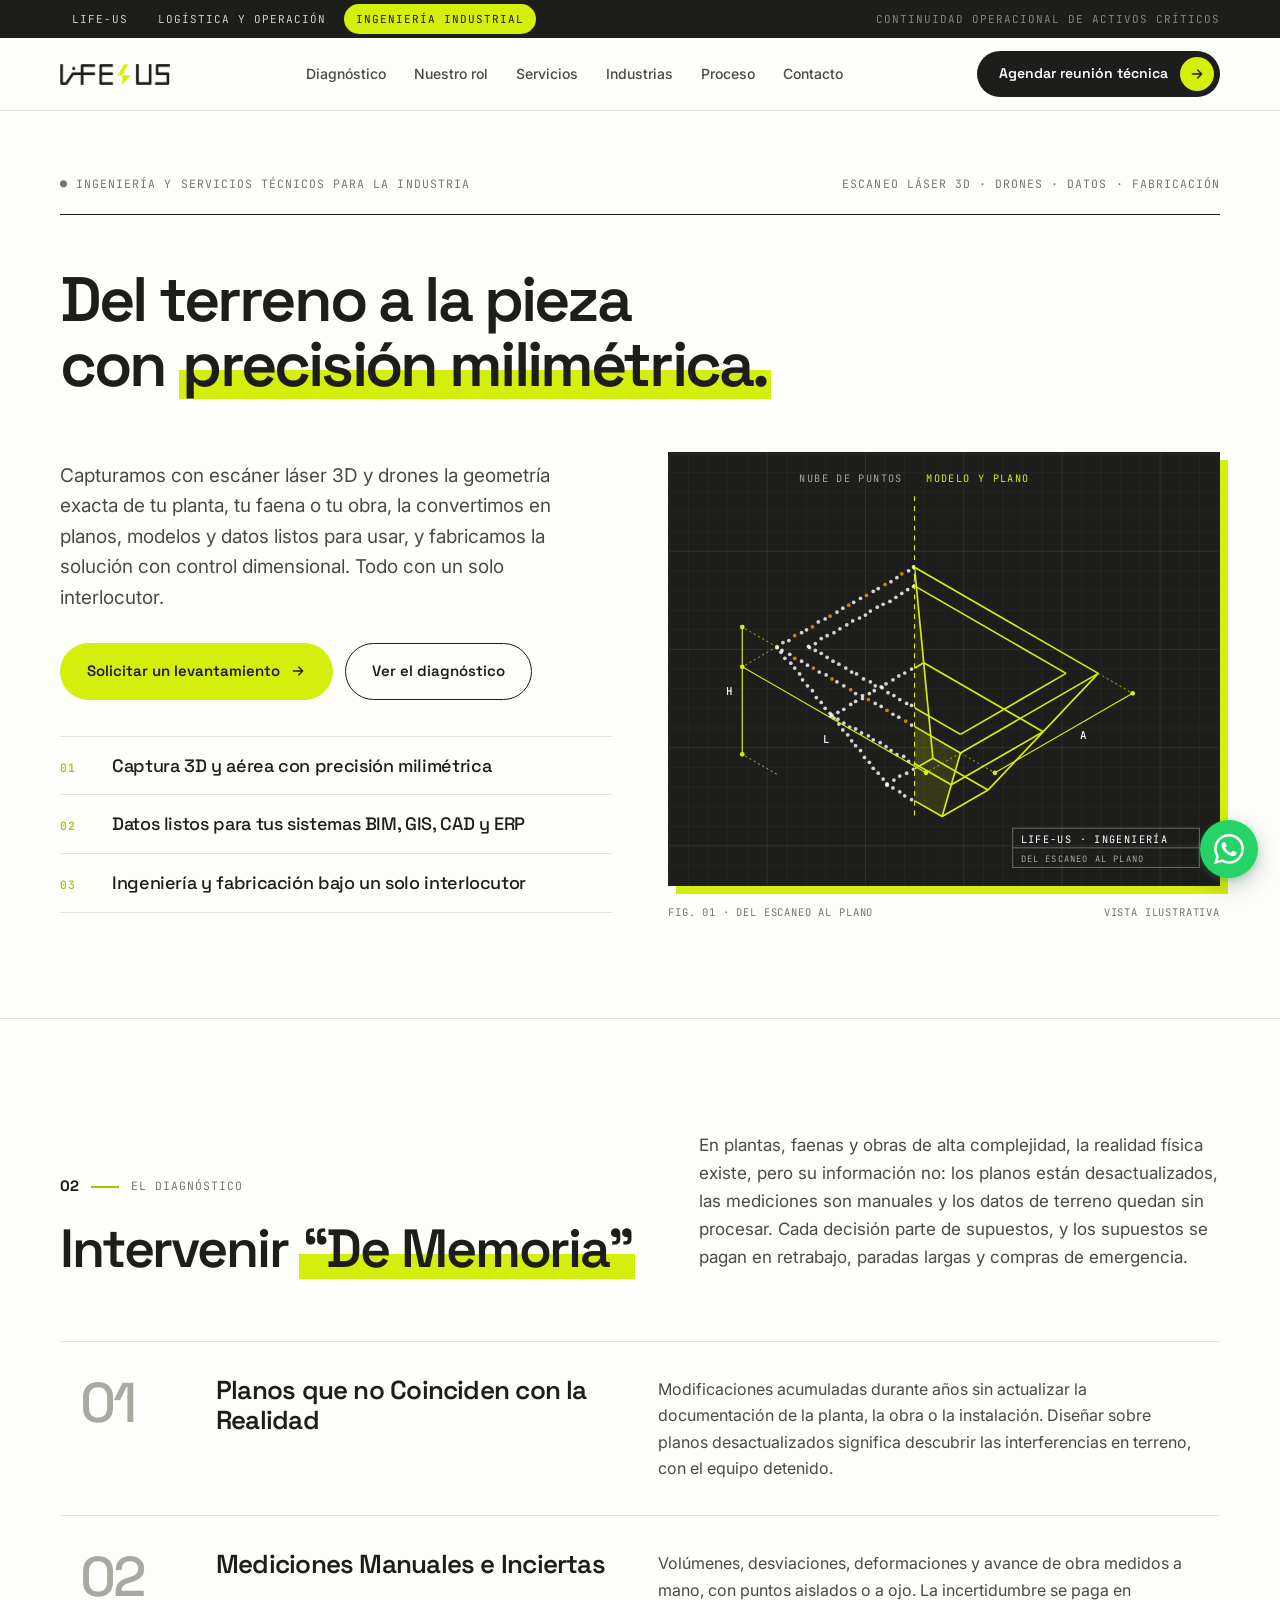
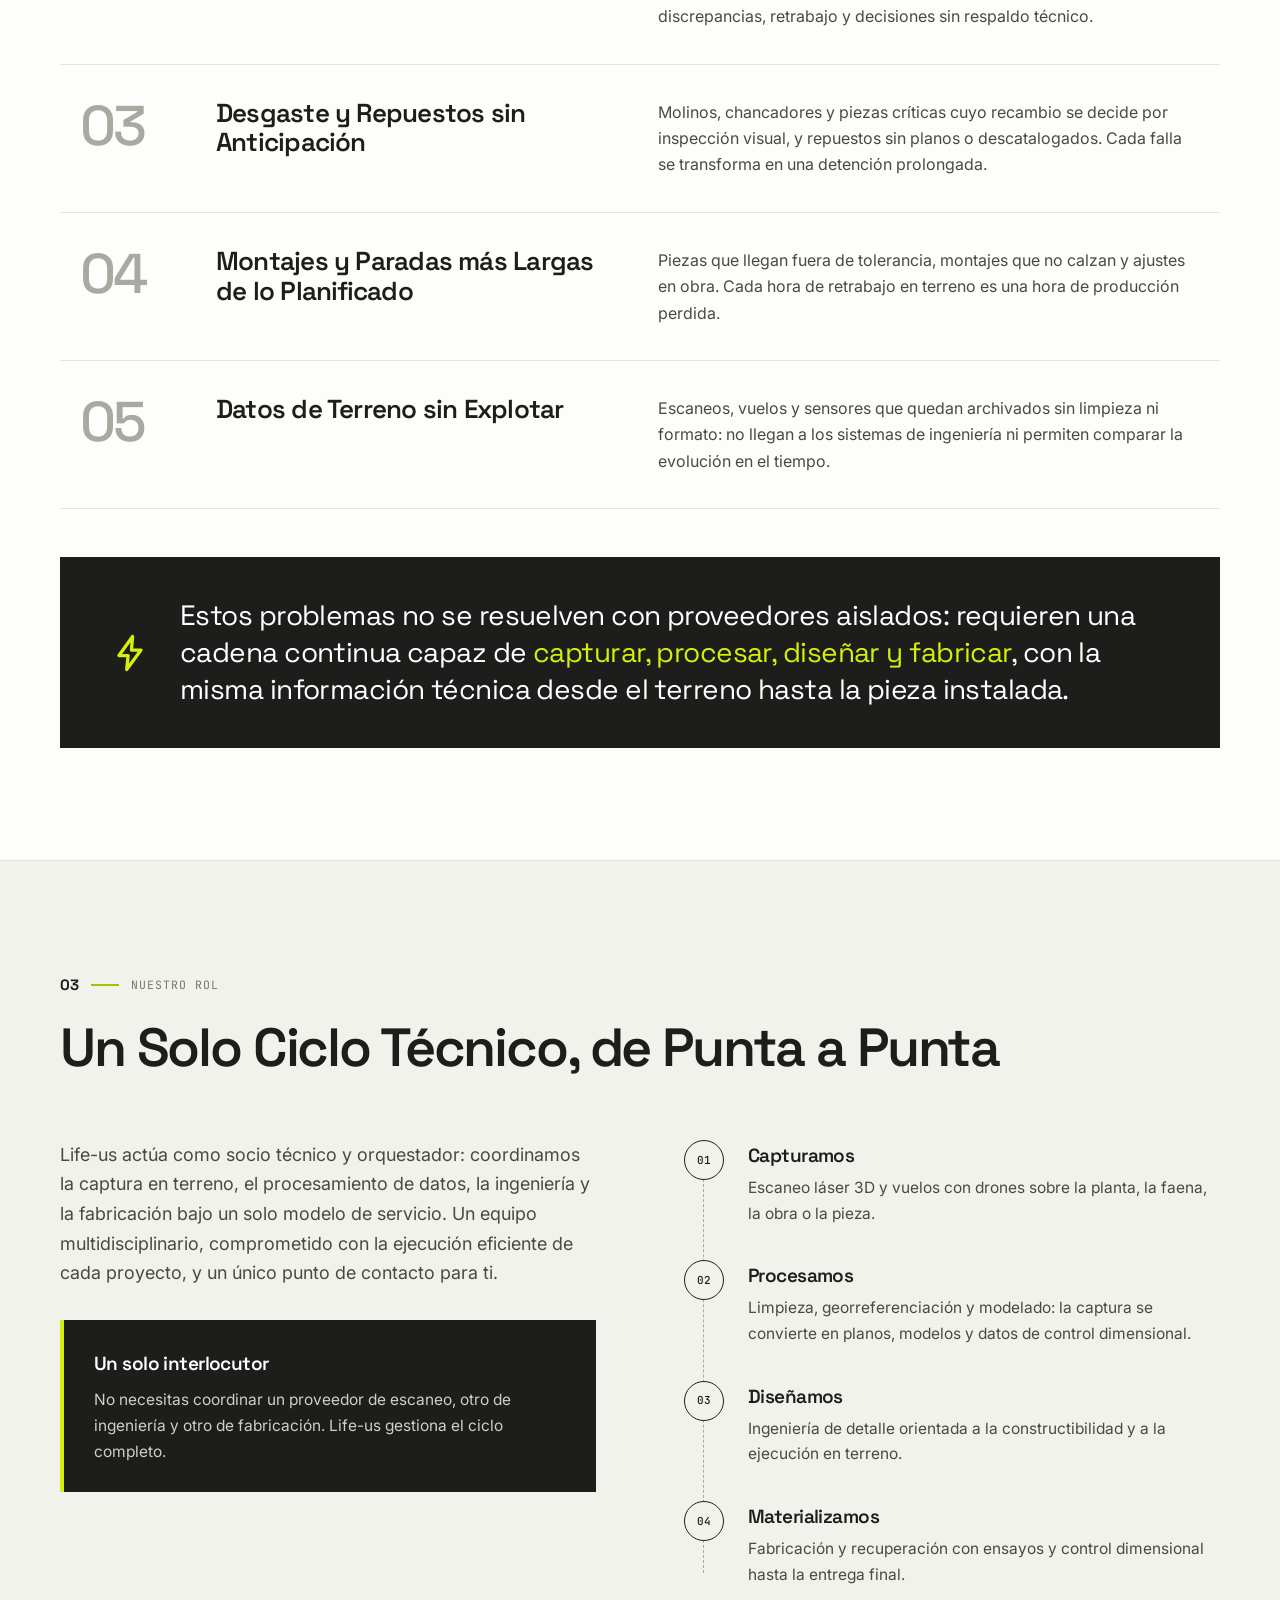
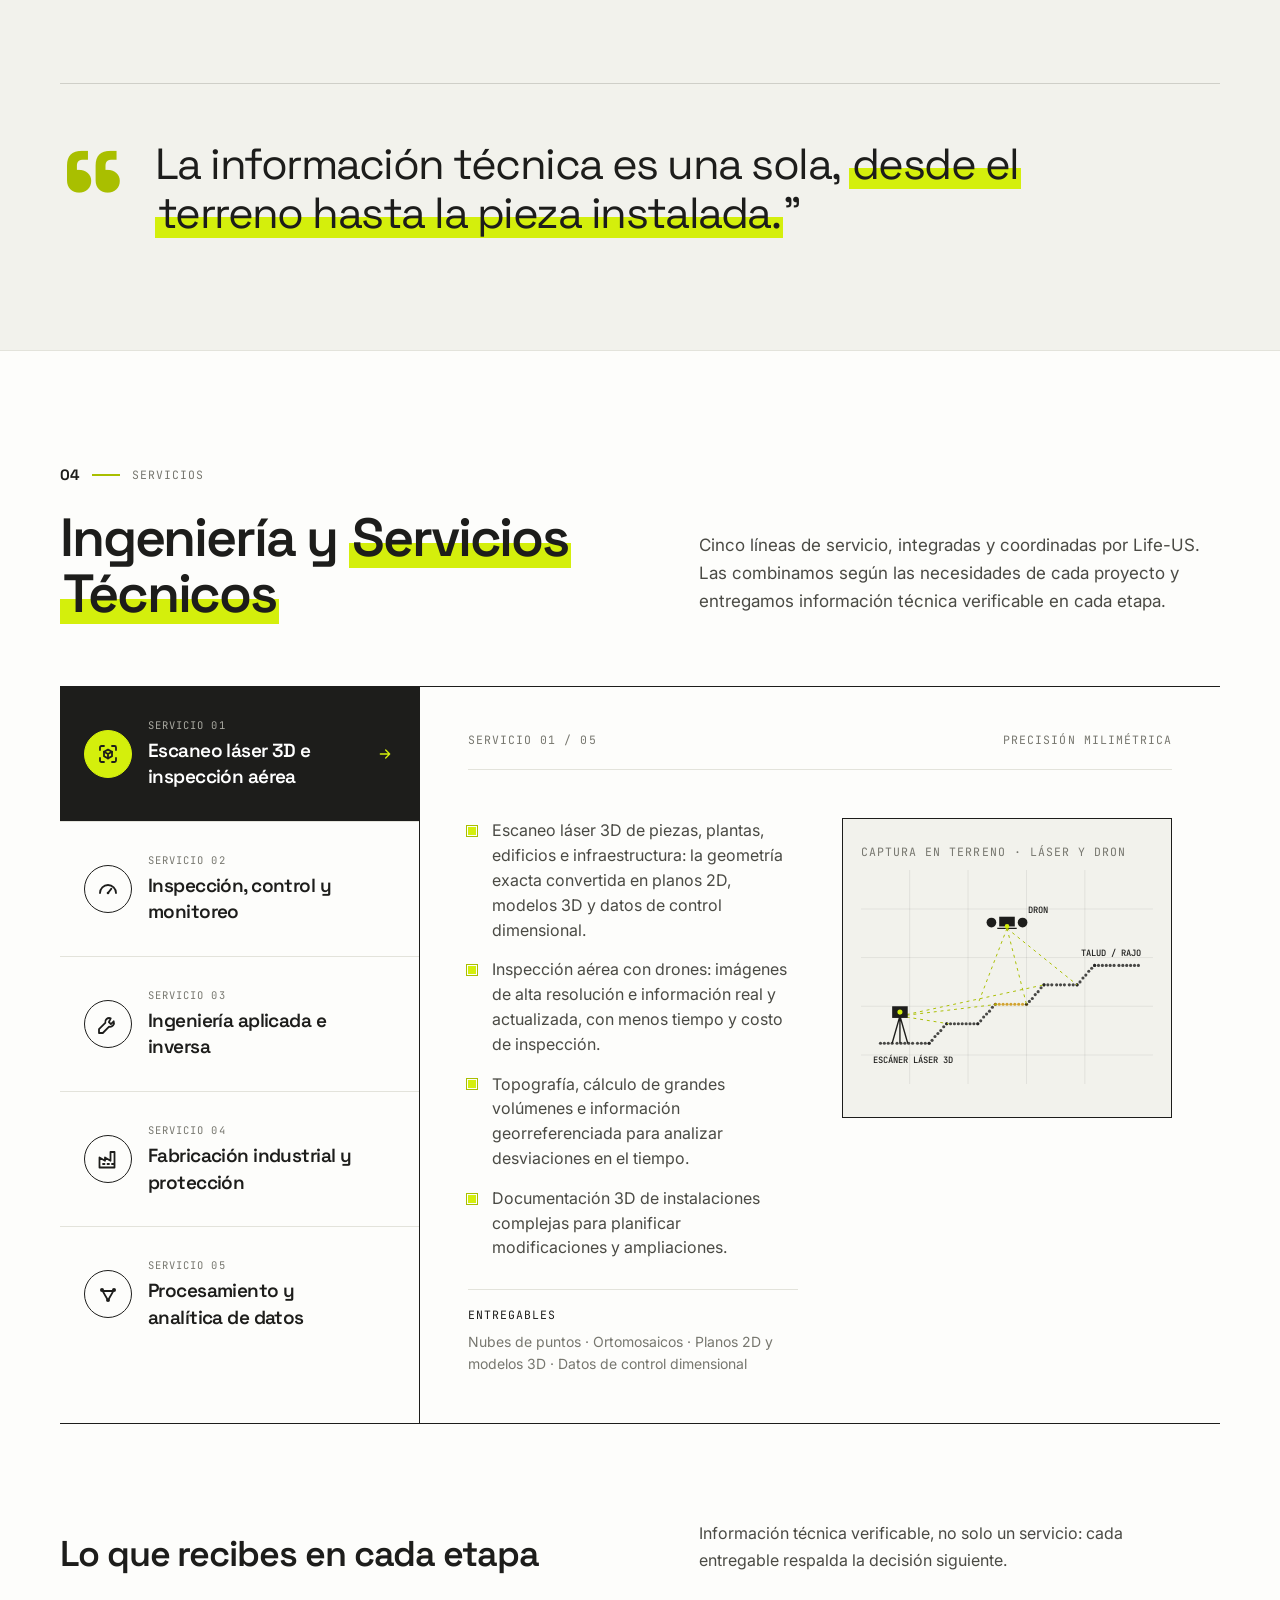
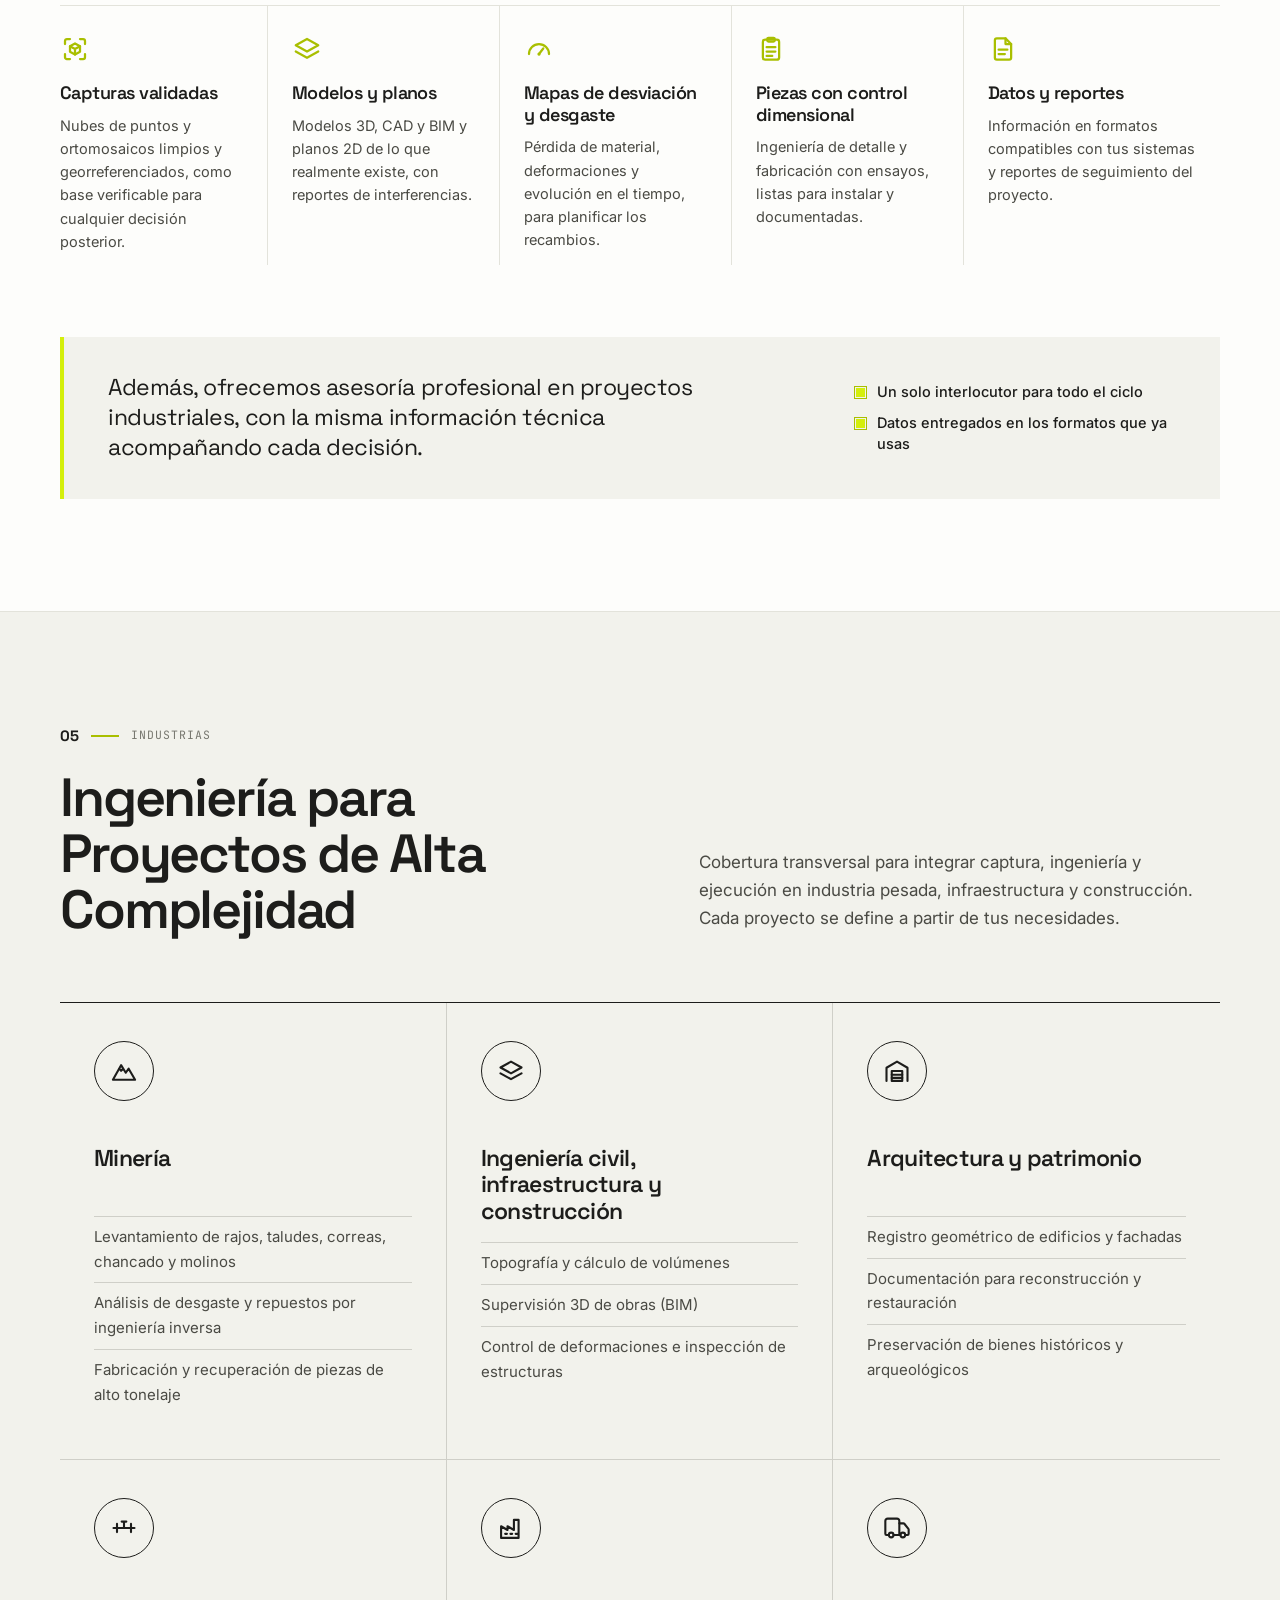
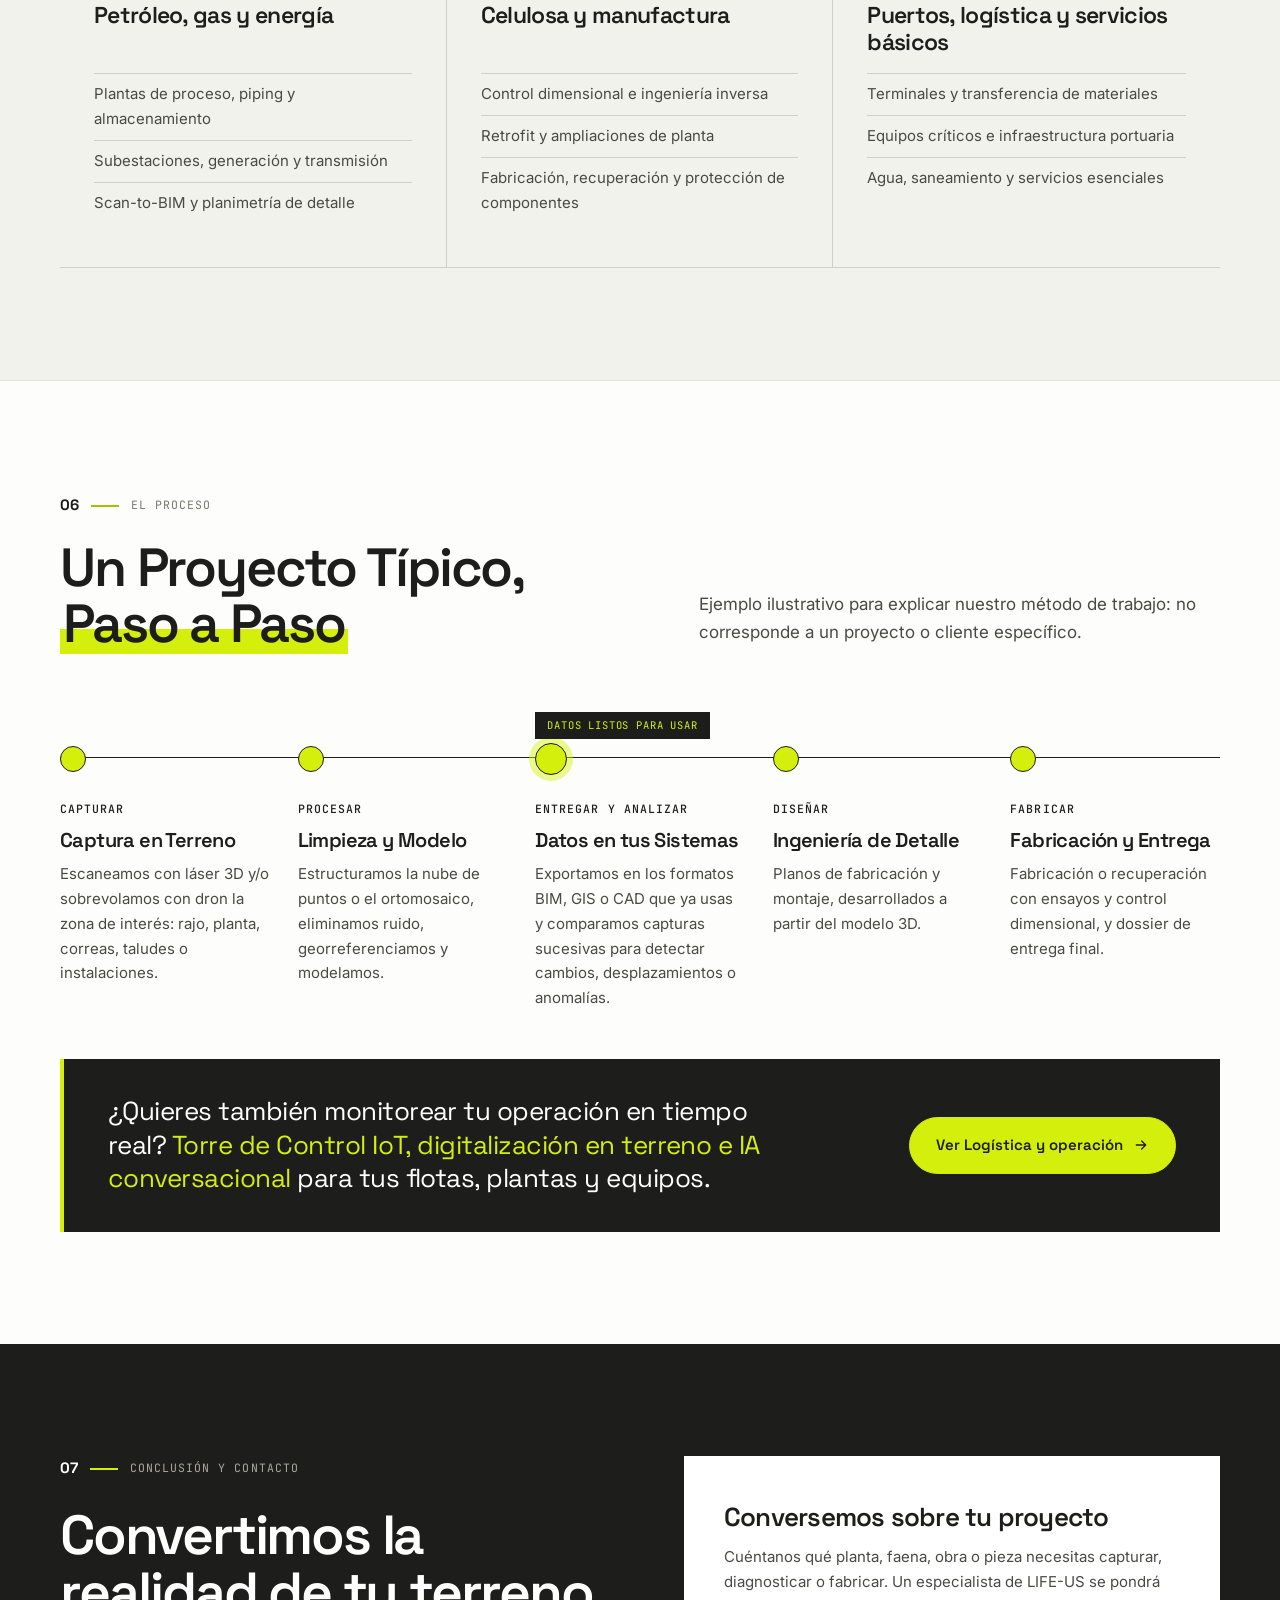
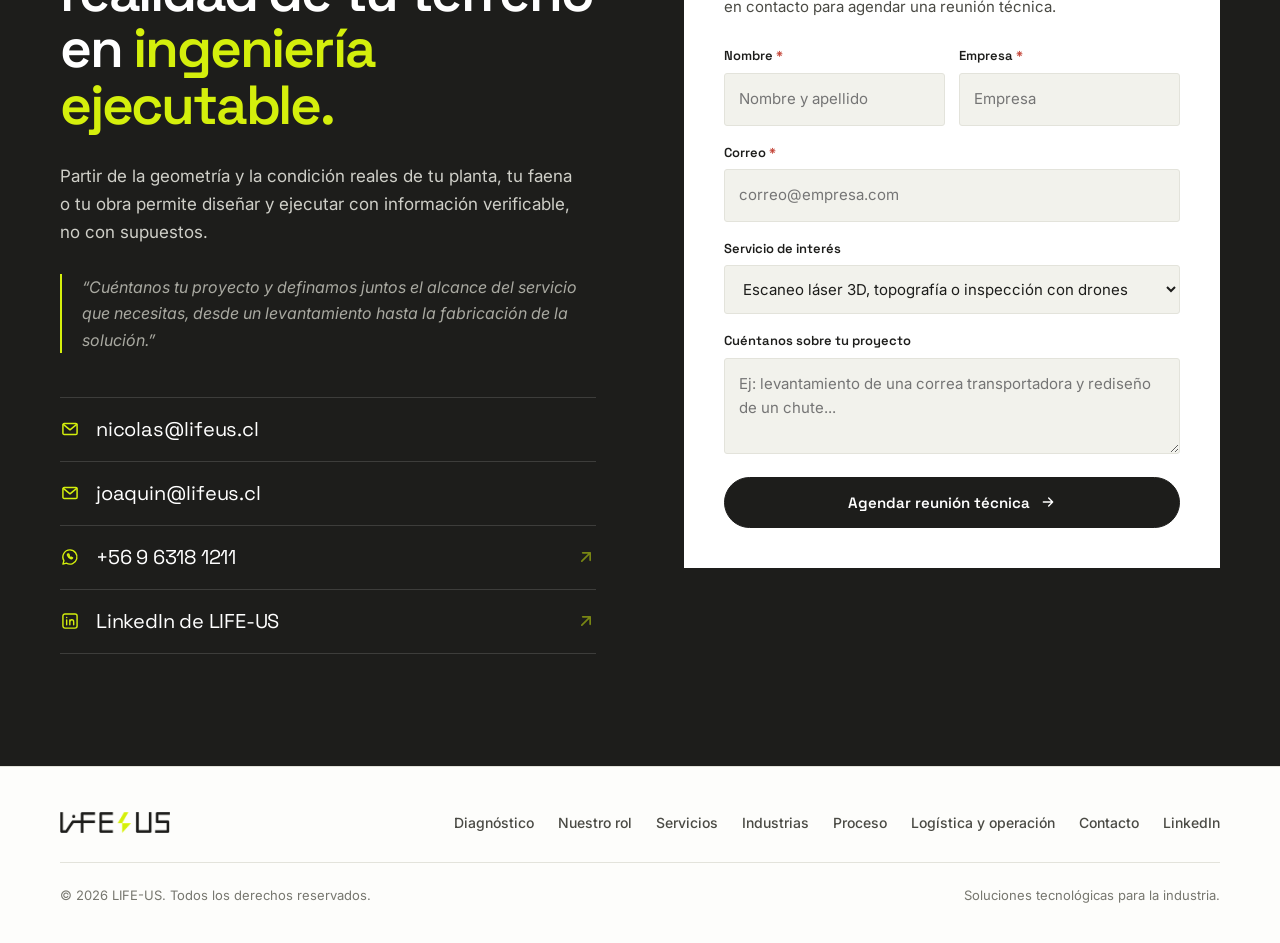
<file: ingenieria/index.html>
<!DOCTYPE html>
<html lang="es">
<head>
<meta charset="UTF-8">
<meta name="viewport" content="width=device-width, initial-scale=1.0">
<title>Ingeniería industrial | LIFE-US</title>
<meta name="description" content="Ingeniería y servicios técnicos para la industria: escaneo láser 3D, inspección aérea con drones, ingeniería inversa, fabricación industrial y analítica de datos. Un solo interlocutor, de punta a punta.">
<meta property="og:title" content="Ingeniería industrial | LIFE-US">
<meta property="og:description" content="Ingeniería y servicios técnicos para la industria: escaneo láser 3D, inspección aérea con drones, ingeniería inversa, fabricación industrial y analítica de datos. Un solo interlocutor, de punta a punta.">
<meta property="og:type" content="website">
<meta property="og:locale" content="es_CL">
<meta property="og:url" content="https://www.lifeus.cl/ingenieria/">
<meta property="og:image" content="https://www.lifeus.cl/og-image.png">
<meta property="og:image:width" content="1200">
<meta property="og:image:height" content="630">
<meta property="og:image:alt" content="LIFE-US: continuidad operacional de tus activos críticos">
<meta name="twitter:card" content="summary_large_image">
<meta name="twitter:title" content="Ingeniería industrial | LIFE-US">
<meta name="twitter:description" content="Ingeniería y servicios técnicos para la industria: escaneo láser 3D, inspección aérea con drones, ingeniería inversa, fabricación industrial y analítica de datos. Un solo interlocutor, de punta a punta.">
<meta name="twitter:image" content="https://www.lifeus.cl/og-image.png">
<link rel="icon" type="image/png" href="/assets/favicon.png">
<link rel="preconnect" href="https://fonts.googleapis.com">
<link rel="preconnect" href="https://fonts.gstatic.com" crossorigin>
<link href="https://fonts.googleapis.com/css2?family=Inter:wght@400;500;600&family=JetBrains+Mono:wght@500&family=Space+Grotesk:wght@400;500;600;700&display=swap" rel="stylesheet">
<link rel="stylesheet" href="/assets/site.css?v=3">
</head>
<body>
<svg width="0" height="0" style="position:absolute" aria-hidden="true">
<defs>
<symbol id="i-target" viewBox="0 0 24 24" fill="none" stroke="currentColor" stroke-width="1.8" stroke-linecap="round" stroke-linejoin="round"><circle cx="12" cy="12" r="7.2"/><circle cx="12" cy="12" r="1.6" fill="currentColor" stroke="none"/></symbol>
<symbol id="i-gauge" viewBox="0 0 24 24" fill="none" stroke="currentColor" stroke-width="1.8" stroke-linecap="round" stroke-linejoin="round"><path d="M4 16a8 8 0 1 1 16 0"/><path d="M12 16l3.4-4.4"/><circle cx="12" cy="16" r="1.3" fill="currentColor" stroke="none"/></symbol>
<symbol id="i-crosshair" viewBox="0 0 24 24" fill="none" stroke="currentColor" stroke-width="1.8" stroke-linecap="round" stroke-linejoin="round"><circle cx="12" cy="12" r="7"/><circle cx="12" cy="12" r="1.5" fill="currentColor" stroke="none"/><path d="M12 2v3M12 19v3M2 12h3M19 12h3"/></symbol>
<symbol id="i-cloud" viewBox="0 0 24 24" fill="none" stroke="currentColor" stroke-width="1.8" stroke-linecap="round" stroke-linejoin="round"><path d="M7 15.3a3.5 3.5 0 0 1-.4-6.97A4.5 4.5 0 0 1 15.4 6.9 4 4 0 0 1 15 15.3H7z"/><circle cx="7" cy="19.3" r="1" fill="currentColor" stroke="none"/><circle cx="12" cy="20.3" r="1" fill="currentColor" stroke="none"/><circle cx="16" cy="18.8" r="1" fill="currentColor" stroke="none"/></symbol>
<symbol id="i-server" viewBox="0 0 24 24" fill="none" stroke="currentColor" stroke-width="1.8" stroke-linecap="round" stroke-linejoin="round"><rect x="4" y="5" width="16" height="6" rx="1.6"/><rect x="4" y="13" width="16" height="6" rx="1.6"/><circle cx="7.6" cy="8" r=".9" fill="currentColor" stroke="none"/><circle cx="7.6" cy="16" r=".9" fill="currentColor" stroke="none"/></symbol>
<symbol id="i-wifi" viewBox="0 0 24 24" fill="none" stroke="currentColor" stroke-width="1.8" stroke-linecap="round" stroke-linejoin="round"><path d="M5 9a10 10 0 0 1 14 0"/><path d="M8 12.6a6 6 0 0 1 8 0"/><circle cx="12" cy="17" r="1.4" fill="currentColor" stroke="none"/></symbol>
<symbol id="i-monitor" viewBox="0 0 24 24" fill="none" stroke="currentColor" stroke-width="1.8" stroke-linecap="round" stroke-linejoin="round"><rect x="3.5" y="5" width="17" height="11" rx="1.6"/><path d="M9 20h6M12 16v4"/></symbol>
<symbol id="i-signal" viewBox="0 0 24 24" fill="none" stroke="currentColor" stroke-width="1.8" stroke-linecap="round" stroke-linejoin="round"><circle cx="12" cy="12.5" r="1.6" fill="currentColor" stroke="none"/><path d="M9 9.5a4.2 4.2 0 0 1 6 0"/><path d="M6.3 6.8a8 8 0 0 1 11.4 0"/></symbol>
<symbol id="i-clock" viewBox="0 0 24 24" fill="none" stroke="currentColor" stroke-width="1.8" stroke-linecap="round" stroke-linejoin="round"><circle cx="12" cy="13" r="7.6"/><path d="M12 9v4l3 2M8 3.6l1.6 1.6M16 3.6l-1.6 1.6"/></symbol>
<symbol id="i-network" viewBox="0 0 24 24" fill="none" stroke="currentColor" stroke-width="1.8" stroke-linecap="round" stroke-linejoin="round"><circle cx="6" cy="8" r="2" fill="currentColor" stroke="none"/><circle cx="18" cy="8" r="2" fill="currentColor" stroke="none"/><circle cx="12" cy="18" r="2" fill="currentColor" stroke="none"/><path d="M7.6 9h8.8M7 9.6l3.8 6.6M17 9.6l-3.8 6.6"/></symbol>
<symbol id="i-eye" viewBox="0 0 24 24" fill="none" stroke="currentColor" stroke-width="1.8" stroke-linecap="round" stroke-linejoin="round"><path d="M2 12s3.8-6.3 10-6.3S22 12 22 12s-3.8 6.3-10 6.3S2 12 2 12z"/><circle cx="12" cy="12" r="2.6" fill="currentColor" stroke="none"/></symbol>
<symbol id="i-trend" viewBox="0 0 24 24" fill="none" stroke="currentColor" stroke-width="1.8" stroke-linecap="round" stroke-linejoin="round"><path d="M3 17l6-6 4 4 8-9"/><path d="M15 6h6v6"/></symbol>
<symbol id="i-bell" viewBox="0 0 24 24" fill="none" stroke="currentColor" stroke-width="1.8" stroke-linecap="round" stroke-linejoin="round"><path d="M6 10a6 6 0 1 1 12 0c0 4 1.5 5.5 2 6H4c.5-.5 2-2 2-6z"/><path d="M10 19a2 2 0 0 0 4 0"/></symbol>
<symbol id="i-clipboard" viewBox="0 0 24 24" fill="none" stroke="currentColor" stroke-width="1.8" stroke-linecap="round" stroke-linejoin="round"><rect x="5.5" y="4.5" width="13" height="16" rx="1.8"/><rect x="9" y="3" width="6" height="3" rx="1"/><path d="M8.5 10.5h7M8.5 14h7M8.5 17.5H13"/></symbol>
<symbol id="i-layers" viewBox="0 0 24 24" fill="none" stroke="currentColor" stroke-width="1.8" stroke-linecap="round" stroke-linejoin="round"><path d="M12 4l9 5-9 5-9-5z"/><path d="M3 14l9 5 9-5"/></symbol>
<symbol id="i-people" viewBox="0 0 24 24" fill="none" stroke="currentColor" stroke-width="1.8" stroke-linecap="round" stroke-linejoin="round"><circle cx="9" cy="8" r="3"/><circle cx="17" cy="9.5" r="2.4"/><path d="M3.5 20c0-3.3 2.5-6 5.5-6s5.5 2.7 5.5 6"/><path d="M14.7 20c0-2.4 1.2-4.5 2.9-5.4"/></symbol>
<symbol id="i-bars" viewBox="0 0 24 24" fill="none" stroke="currentColor" stroke-width="2" stroke-linecap="round" stroke-linejoin="round"><path d="M6 19v-7M12 19V6M18 19v-4"/></symbol>
<symbol id="i-wrench" viewBox="0 0 24 24" fill="none" stroke="currentColor" stroke-width="1.8" stroke-linecap="round" stroke-linejoin="round"><path d="M14.7 6.3a4 4 0 0 0-5.4 4.6L3 17.2V21h3.8l6.3-6.3a4 4 0 0 0 4.6-5.4l-2.8 2.8-2-2z"/></symbol>
<symbol id="i-check" viewBox="0 0 24 24" fill="none" stroke="currentColor" stroke-width="1.8" stroke-linecap="round" stroke-linejoin="round"><circle cx="12" cy="12" r="9"/><path d="M8 12.4l2.6 2.6 5.4-5.6"/></symbol>
<symbol id="i-tick" viewBox="0 0 24 24" fill="none" stroke="currentColor" stroke-width="2.4" stroke-linecap="round" stroke-linejoin="round"><path d="M5 12.5l4.5 4.5L19 7.5"/></symbol>
<symbol id="i-mail" viewBox="0 0 24 24" fill="none" stroke="currentColor" stroke-width="1.8" stroke-linecap="round" stroke-linejoin="round"><rect x="3.5" y="5.5" width="17" height="13" rx="1.5"/><path d="M4 6.5l8 6.5 8-6.5"/></symbol>
<symbol id="i-doc" viewBox="0 0 24 24" fill="none" stroke="currentColor" stroke-width="1.8" stroke-linecap="round" stroke-linejoin="round"><path d="M7 3.5h7l4.5 4.5v11A1.5 1.5 0 0 1 17 20.5H7A1.5 1.5 0 0 1 5.5 19V5A1.5 1.5 0 0 1 7 3.5z"/><path d="M14 3.5V8h4.5M8.5 12.5h7M8.5 16h5"/></symbol>
<symbol id="i-chat" viewBox="0 0 24 24" fill="none" stroke="currentColor" stroke-width="1.8" stroke-linecap="round" stroke-linejoin="round"><path d="M5 5.5h14a1.5 1.5 0 0 1 1.5 1.5v8a1.5 1.5 0 0 1-1.5 1.5h-7l-4.5 3.5v-3.5H5A1.5 1.5 0 0 1 3.5 15V7A1.5 1.5 0 0 1 5 5.5z"/><circle cx="8.5" cy="11" r=".95" fill="currentColor" stroke="none"/><circle cx="12" cy="11" r=".95" fill="currentColor" stroke="none"/><circle cx="15.5" cy="11" r=".95" fill="currentColor" stroke="none"/></symbol>
<symbol id="i-ai" viewBox="0 0 24 24" fill="none" stroke="currentColor" stroke-width="1.8" stroke-linecap="round" stroke-linejoin="round"><path d="M5 5.5h14a1.5 1.5 0 0 1 1.5 1.5v8a1.5 1.5 0 0 1-1.5 1.5h-7l-4.5 3.5v-3.5H5A1.5 1.5 0 0 1 3.5 15V7A1.5 1.5 0 0 1 5 5.5z"/><path d="M12 7.9l.95 2.35 2.35.95-2.35.95L12 14.5l-.95-2.35-2.35-.95 2.35-.95z" fill="currentColor" stroke="none"/></symbol>
<symbol id="i-tower" viewBox="0 0 24 24" fill="none" stroke="currentColor" stroke-width="1.8" stroke-linecap="round" stroke-linejoin="round"><circle cx="12" cy="8.2" r="1.6" fill="currentColor" stroke="none"/><path d="M9 5.4a4.3 4.3 0 0 0 0 5.6M15 5.4a4.3 4.3 0 0 1 0 5.6M12 10l-3.6 11M12 10l3.6 11M9.7 16.6h4.6"/></symbol>
<symbol id="i-mobile" viewBox="0 0 24 24" fill="none" stroke="currentColor" stroke-width="1.8" stroke-linecap="round" stroke-linejoin="round"><rect x="7" y="2.8" width="10" height="18.4" rx="2.2"/><path d="M10.8 18.4h2.4M9.6 10.6l1.8 1.8 3.2-3.4"/></symbol>
<symbol id="i-fish" viewBox="0 0 24 24" fill="none" stroke="currentColor" stroke-width="1.8" stroke-linecap="round" stroke-linejoin="round"><path d="M3 12c2.6-4 6.2-5.8 9.6-5.8 3 0 5.2 1.6 6.9 3.8L22 7.8v8.4l-2.5-2.2c-1.7 2.2-3.9 3.8-6.9 3.8C9.2 17.8 5.6 16 3 12z"/><circle cx="8.4" cy="11" r=".95" fill="currentColor" stroke="none"/></symbol>
<symbol id="i-leaf" viewBox="0 0 24 24" fill="none" stroke="currentColor" stroke-width="1.8" stroke-linecap="round" stroke-linejoin="round"><path d="M5 19C5 10.5 9.8 5.4 19.5 4.5 19 14 13.6 19.2 5 19z"/><path d="M5 19l8.5-8.5"/></symbol>
<symbol id="i-basket" viewBox="0 0 24 24" fill="none" stroke="currentColor" stroke-width="1.8" stroke-linecap="round" stroke-linejoin="round"><path d="M3.5 9.5h17l-1.8 9.2a1.5 1.5 0 0 1-1.5 1.3H6.8a1.5 1.5 0 0 1-1.5-1.3z"/><path d="M8 9.5L11 4M16 9.5L13 4M9.5 13v3.8M14.5 13v3.8"/></symbol>
<symbol id="i-warehouse" viewBox="0 0 24 24" fill="none" stroke="currentColor" stroke-width="1.8" stroke-linecap="round" stroke-linejoin="round"><path d="M3 20.5V9.2L12 4l9 5.2v11.3"/><rect x="7.5" y="12" width="9" height="8.5"/><path d="M7.5 15.2h9M7.5 17.9h9"/></symbol>
<symbol id="i-truck" viewBox="0 0 24 24" fill="none" stroke="currentColor" stroke-width="1.8" stroke-linecap="round" stroke-linejoin="round"><path d="M14 18V6a2 2 0 0 0-2-2H4a2 2 0 0 0-2 2v11a1 1 0 0 0 1 1h2"/><path d="M15 18H9"/><path d="M19 18h2a1 1 0 0 0 1-1v-3.65a1 1 0 0 0-.22-.62l-3.48-4.35A1 1 0 0 0 17.52 8H14"/><circle cx="17" cy="18" r="2"/><circle cx="7" cy="18" r="2"/></symbol>
<symbol id="i-bolt" viewBox="0 0 24 24" fill="none" stroke="currentColor" stroke-width="1.8" stroke-linecap="round" stroke-linejoin="round"><path d="M13.4 3L6 13.4h5L10.2 21 18 10.4h-5.2z"/></symbol>
<symbol id="i-wa" viewBox="0 0 24 24" fill="none" stroke="currentColor" stroke-width="1.7" stroke-linecap="round" stroke-linejoin="round"><path d="M12 3.5a8.5 8.5 0 0 0-7.3 12.9L3.5 20.5l4.2-1.1A8.5 8.5 0 1 0 12 3.5z"/><path d="M9.4 8.4c-.4.3-.6.8-.4 1.4.7 1.9 2.3 3.5 4.3 4.3.6.2 1.1 0 1.4-.4l.4-.6-1.7-.9-.5.5a4 4 0 0 1-2.2-2.2l.5-.5-.9-1.7z"/></symbol>
<symbol id="i-in" viewBox="0 0 24 24" fill="none" stroke="currentColor" stroke-width="1.7" stroke-linecap="round" stroke-linejoin="round"><rect x="3.5" y="3.5" width="17" height="17" rx="2.5"/><path d="M8 10.6v5.8M11.8 16.4v-5.8M11.8 13.2c0-1.7 1-2.7 2.4-2.7s2.2.9 2.2 2.6v3.3"/><circle cx="8" cy="7.9" r=".9" fill="currentColor" stroke="none"/></symbol>
<symbol id="i-arrow" viewBox="0 0 24 24" fill="none" stroke="currentColor" stroke-width="2" stroke-linecap="round" stroke-linejoin="round"><path d="M5 12h14M13 6l6 6-6 6"/></symbol>
<symbol id="i-arrow-ur" viewBox="0 0 24 24" fill="none" stroke="currentColor" stroke-width="2" stroke-linecap="round" stroke-linejoin="round"><path d="M7 17L17 7M8 7h9v9"/></symbol>
<symbol id="i-api" viewBox="0 0 24 24" fill="none" stroke="currentColor" stroke-width="1.8" stroke-linecap="round" stroke-linejoin="round"><path d="M8 7l-5 5 5 5M16 7l5 5-5 5M14 5l-4 14"/></symbol>
<symbol id="i-plus" viewBox="0 0 24 24" fill="none" stroke="currentColor" stroke-width="2" stroke-linecap="round"><path d="M12 5v14M5 12h14"/></symbol>
<symbol id="i-wa-solid" viewBox="0 0 24 24" fill="currentColor"><path d="M17.472 14.382c-.297-.149-1.758-.867-2.03-.967-.273-.099-.471-.148-.67.15-.197.297-.767.966-.94 1.164-.173.199-.347.223-.644.075-.297-.15-1.255-.463-2.39-1.475-.883-.788-1.48-1.761-1.653-2.059-.173-.297-.018-.458.13-.606.134-.133.298-.347.446-.52.149-.174.198-.298.298-.497.099-.198.05-.371-.025-.52-.075-.149-.669-1.612-.916-2.207-.242-.579-.487-.5-.669-.51-.173-.008-.371-.01-.57-.01-.198 0-.52.074-.792.372-.272.297-1.04 1.016-1.04 2.479 0 1.462 1.065 2.875 1.213 3.074.149.198 2.096 3.2 5.077 4.487.709.306 1.262.489 1.694.625.712.227 1.36.195 1.871.118.571-.085 1.758-.719 2.006-1.413.248-.694.248-1.289.173-1.413-.074-.124-.272-.198-.57-.347m-5.421 7.403h-.004a9.87 9.87 0 0 1-5.031-1.378l-.361-.214-3.741.982.998-3.648-.235-.374a9.86 9.86 0 0 1-1.51-5.26c.001-5.45 4.436-9.884 9.888-9.884 2.64 0 5.122 1.03 6.988 2.898a9.825 9.825 0 0 1 2.893 6.994c-.003 5.45-4.437 9.884-9.885 9.884m8.413-18.297A11.815 11.815 0 0 0 12.05 0C5.495 0 .16 5.335.157 11.892c0 2.096.547 4.142 1.588 5.945L.057 24l6.305-1.654a11.882 11.882 0 0 0 5.683 1.448h.005c6.554 0 11.89-5.335 11.893-11.893a11.821 11.821 0 0 0-3.48-8.413z"/></symbol>
<symbol id="i-scan" viewBox="0 0 24 24" fill="none" stroke="currentColor" stroke-width="1.8" stroke-linecap="round" stroke-linejoin="round"><path d="M4 8V5.5A1.5 1.5 0 0 1 5.5 4H8M16 4h2.5A1.5 1.5 0 0 1 20 5.5V8M20 16v2.5a1.5 1.5 0 0 1-1.5 1.5H16M8 20H5.5A1.5 1.5 0 0 1 4 18.5V16"/><path d="M12 7.6l4 2.2v4.4l-4 2.2-4-2.2V9.8z"/><path d="M8 9.8l4 2.2 4-2.2M12 12v4.4"/></symbol>
<symbol id="i-mountain" viewBox="0 0 24 24" fill="none" stroke="currentColor" stroke-width="1.8" stroke-linecap="round" stroke-linejoin="round"><path d="M2.5 19.5L9.5 7l4 6.5 2.5-3.5 5.5 9.5z"/><path d="M8 10.2l1.5 1.6 1.5-1.4"/></symbol>
<symbol id="i-factory" viewBox="0 0 24 24" fill="none" stroke="currentColor" stroke-width="1.8" stroke-linecap="round" stroke-linejoin="round"><path d="M3.5 20.5V10.5l5.5 3.2v-3.2l5.5 3.2V5h4v15.5z"/><path d="M7 17h1.5M11.5 17H13M16 17h1.5"/></symbol>
<symbol id="i-pipe" viewBox="0 0 24 24" fill="none" stroke="currentColor" stroke-width="1.8" stroke-linecap="round" stroke-linejoin="round"><path d="M3 12h18M6 8.5v7M18 8.5v7"/><path d="M12 12V6.5M10 6.5h4"/></symbol>
</defs>
</svg>

<div class="sw"><div class="wrap sw-in"><div class="sw-l"><a href="/">LIFE-US</a><a href="/logistica/">Logística y operación</a><a href="/ingenieria/" class="on">Ingeniería industrial</a></div><span class="sw-t">Continuidad operacional de activos críticos</span></div></div>
<header class="hd"><div class="wrap hd-in">
  <a class="logo" href="/" aria-label="LIFE-US, inicio"></a>
  <nav class="nav" id="nav"><a href="#diagnostico">Diagnóstico</a><a href="#ciclo">Nuestro rol</a><a href="#servicios">Servicios</a><a href="#industrias">Industrias</a><a href="#proceso">Proceso</a><a href="#contacto">Contacto</a></nav>
  <a class="cta" href="#contacto">Agendar reunión técnica <span class="arr"><svg class="ic"><use href="#i-arrow"/></svg></span></a>
  <button class="burger" id="burger" aria-label="Abrir menú" aria-expanded="false"><i></i><i></i><i></i></button>
</div>
<div class="mp" id="mp"><a href="#diagnostico">Diagnóstico</a><a href="#ciclo">Nuestro rol</a><a href="#servicios">Servicios</a><a href="#industrias">Industrias</a><a href="#proceso">Proceso</a><a href="/logistica/">Logística y operación</a><a href="#contacto">Contacto</a></div></header>

<section class="hero" id="top"><div class="wrap">
  <div class="hero-meta mono"><span>● Ingeniería y servicios técnicos para la industria</span><span>Escaneo láser 3D · Drones · Datos · Fabricación</span></div>
  <h1>Del terreno a la pieza <br>con <mark>precisión milimétrica.</mark></h1>
  <div class="hero-g">
    <div>
      <p class="lead">Capturamos con escáner láser 3D y drones la geometría exacta de tu planta, tu faena o tu obra, la convertimos en planos, modelos y datos listos para usar, y fabricamos la solución con control dimensional. Todo con un solo interlocutor.</p>
      <div class="ctas"><a class="btn pri" href="#contacto">Solicitar un levantamiento <svg class="ic"><use href="#i-arrow"/></svg></a><a class="btn ghost" href="#diagnostico">Ver el diagnóstico</a></div>
      <ul class="trust"><li><span class="mono">01</span>Captura 3D y aérea con precisión milimétrica</li><li><span class="mono">02</span>Datos listos para tus sistemas BIM, GIS, CAD y ERP</li><li><span class="mono">03</span>Ingeniería y fabricación bajo un solo interlocutor</li></ul>
    </div>
    <div>
      <div class="bp"><svg viewBox="0 0 560 440" fill="none" aria-hidden="true" style="display:block;width:100%;height:auto"><rect width="560" height="440" fill="#1d1d1b"/><path d="M0 0V440" stroke="rgba(255,255,255,.09)"/><path d="M20 0V440" stroke="rgba(255,255,255,.04)"/><path d="M40 0V440" stroke="rgba(255,255,255,.04)"/><path d="M60 0V440" stroke="rgba(255,255,255,.04)"/><path d="M80 0V440" stroke="rgba(255,255,255,.04)"/><path d="M100 0V440" stroke="rgba(255,255,255,.09)"/><path d="M120 0V440" stroke="rgba(255,255,255,.04)"/><path d="M140 0V440" stroke="rgba(255,255,255,.04)"/><path d="M160 0V440" stroke="rgba(255,255,255,.04)"/><path d="M180 0V440" stroke="rgba(255,255,255,.04)"/><path d="M200 0V440" stroke="rgba(255,255,255,.09)"/><path d="M220 0V440" stroke="rgba(255,255,255,.04)"/><path d="M240 0V440" stroke="rgba(255,255,255,.04)"/><path d="M260 0V440" stroke="rgba(255,255,255,.04)"/><path d="M280 0V440" stroke="rgba(255,255,255,.04)"/><path d="M300 0V440" stroke="rgba(255,255,255,.09)"/><path d="M320 0V440" stroke="rgba(255,255,255,.04)"/><path d="M340 0V440" stroke="rgba(255,255,255,.04)"/><path d="M360 0V440" stroke="rgba(255,255,255,.04)"/><path d="M380 0V440" stroke="rgba(255,255,255,.04)"/><path d="M400 0V440" stroke="rgba(255,255,255,.09)"/><path d="M420 0V440" stroke="rgba(255,255,255,.04)"/><path d="M440 0V440" stroke="rgba(255,255,255,.04)"/><path d="M460 0V440" stroke="rgba(255,255,255,.04)"/><path d="M480 0V440" stroke="rgba(255,255,255,.04)"/><path d="M500 0V440" stroke="rgba(255,255,255,.09)"/><path d="M520 0V440" stroke="rgba(255,255,255,.04)"/><path d="M540 0V440" stroke="rgba(255,255,255,.04)"/><path d="M560 0V440" stroke="rgba(255,255,255,.04)"/><path d="M0 0 H560" stroke="rgba(255,255,255,.09)"/><path d="M0 20 H560" stroke="rgba(255,255,255,.04)"/><path d="M0 40 H560" stroke="rgba(255,255,255,.04)"/><path d="M0 60 H560" stroke="rgba(255,255,255,.04)"/><path d="M0 80 H560" stroke="rgba(255,255,255,.04)"/><path d="M0 100 H560" stroke="rgba(255,255,255,.09)"/><path d="M0 120 H560" stroke="rgba(255,255,255,.04)"/><path d="M0 140 H560" stroke="rgba(255,255,255,.04)"/><path d="M0 160 H560" stroke="rgba(255,255,255,.04)"/><path d="M0 180 H560" stroke="rgba(255,255,255,.04)"/><path d="M0 200 H560" stroke="rgba(255,255,255,.09)"/><path d="M0 220 H560" stroke="rgba(255,255,255,.04)"/><path d="M0 240 H560" stroke="rgba(255,255,255,.04)"/><path d="M0 260 H560" stroke="rgba(255,255,255,.04)"/><path d="M0 280 H560" stroke="rgba(255,255,255,.04)"/><path d="M0 300 H560" stroke="rgba(255,255,255,.09)"/><path d="M0 320 H560" stroke="rgba(255,255,255,.04)"/><path d="M0 340 H560" stroke="rgba(255,255,255,.04)"/><path d="M0 360 H560" stroke="rgba(255,255,255,.04)"/><path d="M0 380 H560" stroke="rgba(255,255,255,.04)"/><path d="M0 400 H560" stroke="rgba(255,255,255,.09)"/><path d="M0 420 H560" stroke="rgba(255,255,255,.04)"/><path d="M0 440 H560" stroke="rgba(255,255,255,.04)"/><defs><clipPath id="hl"><rect x="0" y="0" width="250" height="440"/></clipPath><clipPath id="hr"><rect x="250" y="0" width="310" height="440"/></clipPath></defs><g clip-path="url(#hr)"><polygon points="250.0,116.4 109.7,197.4 221.9,337.8 268.7,310.8" fill="#d4ef0c" fill-opacity=".07"/><polygon points="109.7,197.4 296.8,305.4 278.1,370.2 221.9,337.8" fill="#d4ef0c" fill-opacity=".13"/></g><g clip-path="url(#hl)"><circle cx="250" cy="117" r="1.9" fill="#ffffff" fill-opacity="0.80"/><circle cx="256" cy="120" r="1.9" fill="#ffffff" fill-opacity="0.80"/><circle cx="263" cy="124" r="1.9" fill="#ffffff" fill-opacity="0.80"/><circle cx="269" cy="128" r="1.9" fill="#c98f00" fill-opacity="0.95"/><circle cx="275" cy="131" r="1.9" fill="#ffffff" fill-opacity="0.80"/><circle cx="282" cy="135" r="1.9" fill="#ffffff" fill-opacity="0.80"/><circle cx="287" cy="138" r="1.9" fill="#c98f00" fill-opacity="0.95"/><circle cx="294" cy="141" r="1.9" fill="#ffffff" fill-opacity="0.80"/><circle cx="300" cy="145" r="1.9" fill="#ffffff" fill-opacity="0.80"/><circle cx="306" cy="149" r="1.9" fill="#c98f00" fill-opacity="0.95"/><circle cx="312" cy="153" r="1.9" fill="#ffffff" fill-opacity="0.80"/><circle cx="319" cy="155" r="1.9" fill="#ffffff" fill-opacity="0.80"/><circle cx="325" cy="159" r="1.9" fill="#c98f00" fill-opacity="0.95"/><circle cx="332" cy="163" r="1.9" fill="#ffffff" fill-opacity="0.80"/><circle cx="337" cy="167" r="1.9" fill="#ffffff" fill-opacity="0.80"/><circle cx="343" cy="170" r="1.9" fill="#c98f00" fill-opacity="0.95"/><circle cx="350" cy="175" r="1.9" fill="#ffffff" fill-opacity="0.80"/><circle cx="356" cy="178" r="1.9" fill="#ffffff" fill-opacity="0.80"/><circle cx="362" cy="182" r="1.9" fill="#c98f00" fill-opacity="0.95"/><circle cx="369" cy="185" r="1.9" fill="#ffffff" fill-opacity="0.80"/><circle cx="374" cy="188" r="1.9" fill="#ffffff" fill-opacity="0.80"/><circle cx="381" cy="192" r="1.9" fill="#c98f00" fill-opacity="0.95"/><circle cx="387" cy="196" r="1.9" fill="#ffffff" fill-opacity="0.80"/><circle cx="393" cy="200" r="1.9" fill="#ffffff" fill-opacity="0.80"/><circle cx="399" cy="203" r="1.9" fill="#c98f00" fill-opacity="0.95"/><circle cx="406" cy="207" r="1.9" fill="#ffffff" fill-opacity="0.80"/><circle cx="412" cy="210" r="1.9" fill="#ffffff" fill-opacity="0.80"/><circle cx="418" cy="214" r="1.9" fill="#c98f00" fill-opacity="0.95"/><circle cx="425" cy="218" r="1.9" fill="#ffffff" fill-opacity="0.80"/><circle cx="431" cy="221" r="1.9" fill="#ffffff" fill-opacity="0.80"/><circle cx="438" cy="224" r="1.9" fill="#c98f00" fill-opacity="0.95"/><circle cx="250" cy="135" r="1.9" fill="#ffffff" fill-opacity="0.80"/><circle cx="256" cy="138" r="1.9" fill="#ffffff" fill-opacity="0.80"/><circle cx="262" cy="143" r="1.9" fill="#ffffff" fill-opacity="0.80"/><circle cx="269" cy="146" r="1.9" fill="#ffffff" fill-opacity="0.80"/><circle cx="275" cy="149" r="1.9" fill="#ffffff" fill-opacity="0.80"/><circle cx="280" cy="153" r="1.9" fill="#ffffff" fill-opacity="0.80"/><circle cx="286" cy="156" r="1.9" fill="#ffffff" fill-opacity="0.80"/><circle cx="294" cy="161" r="1.9" fill="#ffffff" fill-opacity="0.80"/><circle cx="299" cy="164" r="1.9" fill="#ffffff" fill-opacity="0.80"/><circle cx="305" cy="167" r="1.9" fill="#ffffff" fill-opacity="0.80"/><circle cx="312" cy="171" r="1.9" fill="#ffffff" fill-opacity="0.80"/><circle cx="318" cy="175" r="1.9" fill="#ffffff" fill-opacity="0.80"/><circle cx="324" cy="178" r="1.9" fill="#ffffff" fill-opacity="0.80"/><circle cx="330" cy="182" r="1.9" fill="#ffffff" fill-opacity="0.80"/><circle cx="336" cy="185" r="1.9" fill="#ffffff" fill-opacity="0.80"/><circle cx="342" cy="189" r="1.9" fill="#ffffff" fill-opacity="0.80"/><circle cx="348" cy="193" r="1.9" fill="#ffffff" fill-opacity="0.80"/><circle cx="356" cy="196" r="1.9" fill="#ffffff" fill-opacity="0.80"/><circle cx="361" cy="199" r="1.9" fill="#ffffff" fill-opacity="0.80"/><circle cx="367" cy="203" r="1.9" fill="#ffffff" fill-opacity="0.80"/><circle cx="374" cy="206" r="1.9" fill="#ffffff" fill-opacity="0.80"/><circle cx="379" cy="211" r="1.9" fill="#ffffff" fill-opacity="0.80"/><circle cx="386" cy="214" r="1.9" fill="#ffffff" fill-opacity="0.80"/><circle cx="392" cy="218" r="1.9" fill="#ffffff" fill-opacity="0.80"/><circle cx="398" cy="221" r="1.9" fill="#ffffff" fill-opacity="0.80"/><circle cx="404" cy="224" r="1.9" fill="#ffffff" fill-opacity="0.80"/><circle cx="268" cy="311" r="1.9" fill="#ffffff" fill-opacity="0.80"/><circle cx="274" cy="315" r="1.9" fill="#ffffff" fill-opacity="0.80"/><circle cx="281" cy="318" r="1.9" fill="#ffffff" fill-opacity="0.80"/><circle cx="288" cy="321" r="1.9" fill="#ffffff" fill-opacity="0.80"/><circle cx="294" cy="326" r="1.9" fill="#ffffff" fill-opacity="0.80"/><circle cx="300" cy="328" r="1.9" fill="#ffffff" fill-opacity="0.80"/><circle cx="306" cy="332" r="1.9" fill="#ffffff" fill-opacity="0.80"/><circle cx="312" cy="336" r="1.9" fill="#ffffff" fill-opacity="0.80"/><circle cx="318" cy="340" r="1.9" fill="#ffffff" fill-opacity="0.80"/><circle cx="325" cy="343" r="1.9" fill="#ffffff" fill-opacity="0.80"/><circle cx="259" cy="214" r="1.9" fill="#ffffff" fill-opacity="0.80"/><circle cx="265" cy="218" r="1.9" fill="#ffffff" fill-opacity="0.80"/><circle cx="272" cy="221" r="1.9" fill="#ffffff" fill-opacity="0.80"/><circle cx="278" cy="224" r="1.9" fill="#ffffff" fill-opacity="0.80"/><circle cx="284" cy="228" r="1.9" fill="#ffffff" fill-opacity="0.80"/><circle cx="289" cy="231" r="1.9" fill="#ffffff" fill-opacity="0.80"/><circle cx="295" cy="235" r="1.9" fill="#ffffff" fill-opacity="0.80"/><circle cx="302" cy="238" r="1.9" fill="#ffffff" fill-opacity="0.80"/><circle cx="308" cy="241" r="1.9" fill="#ffffff" fill-opacity="0.80"/><circle cx="315" cy="246" r="1.9" fill="#ffffff" fill-opacity="0.80"/><circle cx="320" cy="248" r="1.9" fill="#ffffff" fill-opacity="0.80"/><circle cx="327" cy="253" r="1.9" fill="#ffffff" fill-opacity="0.80"/><circle cx="333" cy="256" r="1.9" fill="#ffffff" fill-opacity="0.80"/><circle cx="339" cy="260" r="1.9" fill="#ffffff" fill-opacity="0.80"/><circle cx="344" cy="263" r="1.9" fill="#ffffff" fill-opacity="0.80"/><circle cx="350" cy="267" r="1.9" fill="#ffffff" fill-opacity="0.80"/><circle cx="356" cy="270" r="1.9" fill="#ffffff" fill-opacity="0.80"/><circle cx="363" cy="273" r="1.9" fill="#ffffff" fill-opacity="0.80"/><circle cx="369" cy="277" r="1.9" fill="#ffffff" fill-opacity="0.80"/><circle cx="375" cy="280" r="1.9" fill="#ffffff" fill-opacity="0.80"/><circle cx="381" cy="284" r="1.9" fill="#ffffff" fill-opacity="0.80"/><circle cx="250" cy="116" r="1.9" fill="#ffffff" fill-opacity="0.80"/><circle cx="251" cy="124" r="1.9" fill="#ffffff" fill-opacity="0.80"/><circle cx="251" cy="130" r="1.9" fill="#ffffff" fill-opacity="0.80"/><circle cx="252" cy="138" r="1.9" fill="#ffffff" fill-opacity="0.80"/><circle cx="253" cy="145" r="1.9" fill="#ffffff" fill-opacity="0.80"/><circle cx="253" cy="153" r="1.9" fill="#ffffff" fill-opacity="0.80"/><circle cx="254" cy="160" r="1.9" fill="#ffffff" fill-opacity="0.80"/><circle cx="255" cy="167" r="1.9" fill="#ffffff" fill-opacity="0.80"/><circle cx="256" cy="174" r="1.9" fill="#ffffff" fill-opacity="0.80"/><circle cx="257" cy="182" r="1.9" fill="#ffffff" fill-opacity="0.80"/><circle cx="257" cy="189" r="1.9" fill="#ffffff" fill-opacity="0.80"/><circle cx="258" cy="195" r="1.9" fill="#ffffff" fill-opacity="0.80"/><circle cx="259" cy="202" r="1.9" fill="#ffffff" fill-opacity="0.80"/><circle cx="260" cy="211" r="1.9" fill="#ffffff" fill-opacity="0.80"/><circle cx="259" cy="218" r="1.9" fill="#ffffff" fill-opacity="0.80"/><circle cx="260" cy="225" r="1.9" fill="#ffffff" fill-opacity="0.80"/><circle cx="260" cy="231" r="1.9" fill="#ffffff" fill-opacity="0.80"/><circle cx="262" cy="239" r="1.9" fill="#ffffff" fill-opacity="0.80"/><circle cx="263" cy="247" r="1.9" fill="#ffffff" fill-opacity="0.80"/><circle cx="263" cy="254" r="1.9" fill="#ffffff" fill-opacity="0.80"/><circle cx="264" cy="261" r="1.9" fill="#ffffff" fill-opacity="0.80"/><circle cx="265" cy="268" r="1.9" fill="#ffffff" fill-opacity="0.80"/><circle cx="265" cy="275" r="1.9" fill="#ffffff" fill-opacity="0.80"/><circle cx="265" cy="282" r="1.9" fill="#ffffff" fill-opacity="0.80"/><circle cx="266" cy="289" r="1.9" fill="#ffffff" fill-opacity="0.80"/><circle cx="268" cy="297" r="1.9" fill="#ffffff" fill-opacity="0.80"/><circle cx="268" cy="304" r="1.9" fill="#ffffff" fill-opacity="0.80"/><circle cx="269" cy="311" r="1.9" fill="#ffffff" fill-opacity="0.80"/><circle cx="436" cy="224" r="1.9" fill="#ffffff" fill-opacity="0.80"/><circle cx="431" cy="227" r="1.9" fill="#ffffff" fill-opacity="0.80"/><circle cx="425" cy="231" r="1.9" fill="#ffffff" fill-opacity="0.80"/><circle cx="419" cy="234" r="1.9" fill="#c98f00" fill-opacity="0.95"/><circle cx="413" cy="239" r="1.9" fill="#ffffff" fill-opacity="0.80"/><circle cx="406" cy="241" r="1.9" fill="#ffffff" fill-opacity="0.80"/><circle cx="400" cy="246" r="1.9" fill="#c98f00" fill-opacity="0.95"/><circle cx="395" cy="249" r="1.9" fill="#ffffff" fill-opacity="0.80"/><circle cx="388" cy="253" r="1.9" fill="#ffffff" fill-opacity="0.80"/><circle cx="382" cy="256" r="1.9" fill="#c98f00" fill-opacity="0.95"/><circle cx="375" cy="259" r="1.9" fill="#ffffff" fill-opacity="0.80"/><circle cx="369" cy="263" r="1.9" fill="#ffffff" fill-opacity="0.80"/><circle cx="364" cy="267" r="1.9" fill="#c98f00" fill-opacity="0.95"/><circle cx="357" cy="270" r="1.9" fill="#ffffff" fill-opacity="0.80"/><circle cx="352" cy="274" r="1.9" fill="#ffffff" fill-opacity="0.80"/><circle cx="346" cy="278" r="1.9" fill="#c98f00" fill-opacity="0.95"/><circle cx="340" cy="281" r="1.9" fill="#ffffff" fill-opacity="0.80"/><circle cx="334" cy="284" r="1.9" fill="#ffffff" fill-opacity="0.80"/><circle cx="328" cy="288" r="1.9" fill="#c98f00" fill-opacity="0.95"/><circle cx="322" cy="291" r="1.9" fill="#ffffff" fill-opacity="0.80"/><circle cx="315" cy="295" r="1.9" fill="#ffffff" fill-opacity="0.80"/><circle cx="308" cy="298" r="1.9" fill="#c98f00" fill-opacity="0.95"/><circle cx="303" cy="302" r="1.9" fill="#ffffff" fill-opacity="0.80"/><circle cx="297" cy="305" r="1.9" fill="#ffffff" fill-opacity="0.80"/><circle cx="405" cy="224" r="1.9" fill="#ffffff" fill-opacity="0.80"/><circle cx="398" cy="228" r="1.9" fill="#ffffff" fill-opacity="0.80"/><circle cx="392" cy="232" r="1.9" fill="#ffffff" fill-opacity="0.80"/><circle cx="385" cy="235" r="1.9" fill="#ffffff" fill-opacity="0.80"/><circle cx="378" cy="240" r="1.9" fill="#ffffff" fill-opacity="0.80"/><circle cx="372" cy="242" r="1.9" fill="#ffffff" fill-opacity="0.80"/><circle cx="367" cy="246" r="1.9" fill="#ffffff" fill-opacity="0.80"/><circle cx="360" cy="250" r="1.9" fill="#ffffff" fill-opacity="0.80"/><circle cx="354" cy="253" r="1.9" fill="#ffffff" fill-opacity="0.80"/><circle cx="347" cy="258" r="1.9" fill="#ffffff" fill-opacity="0.80"/><circle cx="341" cy="261" r="1.9" fill="#ffffff" fill-opacity="0.80"/><circle cx="335" cy="264" r="1.9" fill="#ffffff" fill-opacity="0.80"/><circle cx="328" cy="268" r="1.9" fill="#ffffff" fill-opacity="0.80"/><circle cx="322" cy="271" r="1.9" fill="#ffffff" fill-opacity="0.80"/><circle cx="315" cy="275" r="1.9" fill="#ffffff" fill-opacity="0.80"/><circle cx="309" cy="279" r="1.9" fill="#ffffff" fill-opacity="0.80"/><circle cx="303" cy="283" r="1.9" fill="#ffffff" fill-opacity="0.80"/><circle cx="296" cy="287" r="1.9" fill="#ffffff" fill-opacity="0.80"/><circle cx="325" cy="344" r="1.9" fill="#ffffff" fill-opacity="0.80"/><circle cx="318" cy="347" r="1.9" fill="#ffffff" fill-opacity="0.80"/><circle cx="311" cy="350" r="1.9" fill="#ffffff" fill-opacity="0.80"/><circle cx="305" cy="355" r="1.9" fill="#ffffff" fill-opacity="0.80"/><circle cx="298" cy="359" r="1.9" fill="#ffffff" fill-opacity="0.80"/><circle cx="291" cy="363" r="1.9" fill="#ffffff" fill-opacity="0.80"/><circle cx="285" cy="367" r="1.9" fill="#ffffff" fill-opacity="0.80"/><circle cx="278" cy="371" r="1.9" fill="#ffffff" fill-opacity="0.80"/><circle cx="380" cy="284" r="1.9" fill="#ffffff" fill-opacity="0.80"/><circle cx="375" cy="287" r="1.9" fill="#ffffff" fill-opacity="0.80"/><circle cx="369" cy="291" r="1.9" fill="#ffffff" fill-opacity="0.80"/><circle cx="362" cy="294" r="1.9" fill="#ffffff" fill-opacity="0.80"/><circle cx="356" cy="299" r="1.9" fill="#ffffff" fill-opacity="0.80"/><circle cx="350" cy="302" r="1.9" fill="#ffffff" fill-opacity="0.80"/><circle cx="343" cy="306" r="1.9" fill="#ffffff" fill-opacity="0.80"/><circle cx="338" cy="309" r="1.9" fill="#ffffff" fill-opacity="0.80"/><circle cx="331" cy="312" r="1.9" fill="#ffffff" fill-opacity="0.80"/><circle cx="326" cy="316" r="1.9" fill="#ffffff" fill-opacity="0.80"/><circle cx="319" cy="319" r="1.9" fill="#ffffff" fill-opacity="0.80"/><circle cx="313" cy="324" r="1.9" fill="#ffffff" fill-opacity="0.80"/><circle cx="306" cy="327" r="1.9" fill="#ffffff" fill-opacity="0.80"/><circle cx="300" cy="331" r="1.9" fill="#ffffff" fill-opacity="0.80"/><circle cx="293" cy="334" r="1.9" fill="#ffffff" fill-opacity="0.80"/><circle cx="287" cy="338" r="1.9" fill="#ffffff" fill-opacity="0.80"/><circle cx="437" cy="225" r="1.9" fill="#ffffff" fill-opacity="0.80"/><circle cx="432" cy="229" r="1.9" fill="#ffffff" fill-opacity="0.80"/><circle cx="427" cy="235" r="1.9" fill="#ffffff" fill-opacity="0.80"/><circle cx="422" cy="241" r="1.9" fill="#ffffff" fill-opacity="0.80"/><circle cx="418" cy="245" r="1.9" fill="#ffffff" fill-opacity="0.80"/><circle cx="412" cy="250" r="1.9" fill="#ffffff" fill-opacity="0.80"/><circle cx="408" cy="255" r="1.9" fill="#ffffff" fill-opacity="0.80"/><circle cx="404" cy="261" r="1.9" fill="#ffffff" fill-opacity="0.80"/><circle cx="397" cy="266" r="1.9" fill="#ffffff" fill-opacity="0.80"/><circle cx="393" cy="271" r="1.9" fill="#ffffff" fill-opacity="0.80"/><circle cx="388" cy="276" r="1.9" fill="#ffffff" fill-opacity="0.80"/><circle cx="383" cy="281" r="1.9" fill="#ffffff" fill-opacity="0.80"/><circle cx="379" cy="286" r="1.9" fill="#ffffff" fill-opacity="0.80"/><circle cx="373" cy="291" r="1.9" fill="#ffffff" fill-opacity="0.80"/><circle cx="369" cy="297" r="1.9" fill="#ffffff" fill-opacity="0.80"/><circle cx="364" cy="301" r="1.9" fill="#ffffff" fill-opacity="0.80"/><circle cx="359" cy="307" r="1.9" fill="#ffffff" fill-opacity="0.80"/><circle cx="354" cy="312" r="1.9" fill="#ffffff" fill-opacity="0.80"/><circle cx="349" cy="317" r="1.9" fill="#ffffff" fill-opacity="0.80"/><circle cx="344" cy="322" r="1.9" fill="#ffffff" fill-opacity="0.80"/><circle cx="339" cy="328" r="1.9" fill="#ffffff" fill-opacity="0.80"/><circle cx="335" cy="332" r="1.9" fill="#ffffff" fill-opacity="0.80"/><circle cx="330" cy="338" r="1.9" fill="#ffffff" fill-opacity="0.80"/><circle cx="325" cy="344" r="1.9" fill="#ffffff" fill-opacity="0.80"/><circle cx="297" cy="305" r="1.9" fill="#ffffff" fill-opacity="0.80"/><circle cx="291" cy="302" r="1.9" fill="#ffffff" fill-opacity="0.80"/><circle cx="284" cy="299" r="1.9" fill="#ffffff" fill-opacity="0.80"/><circle cx="278" cy="295" r="1.9" fill="#c98f00" fill-opacity="0.95"/><circle cx="271" cy="291" r="1.9" fill="#ffffff" fill-opacity="0.80"/><circle cx="266" cy="288" r="1.9" fill="#ffffff" fill-opacity="0.80"/><circle cx="259" cy="284" r="1.9" fill="#c98f00" fill-opacity="0.95"/><circle cx="254" cy="281" r="1.9" fill="#ffffff" fill-opacity="0.80"/><circle cx="247" cy="277" r="1.9" fill="#ffffff" fill-opacity="0.80"/><circle cx="241" cy="273" r="1.9" fill="#c98f00" fill-opacity="0.95"/><circle cx="234" cy="269" r="1.9" fill="#ffffff" fill-opacity="0.80"/><circle cx="228" cy="266" r="1.9" fill="#ffffff" fill-opacity="0.80"/><circle cx="222" cy="262" r="1.9" fill="#c98f00" fill-opacity="0.95"/><circle cx="216" cy="258" r="1.9" fill="#ffffff" fill-opacity="0.80"/><circle cx="210" cy="255" r="1.9" fill="#ffffff" fill-opacity="0.80"/><circle cx="203" cy="251" r="1.9" fill="#c98f00" fill-opacity="0.95"/><circle cx="197" cy="247" r="1.9" fill="#ffffff" fill-opacity="0.80"/><circle cx="190" cy="245" r="1.9" fill="#ffffff" fill-opacity="0.80"/><circle cx="185" cy="241" r="1.9" fill="#c98f00" fill-opacity="0.95"/><circle cx="178" cy="237" r="1.9" fill="#ffffff" fill-opacity="0.80"/><circle cx="171" cy="233" r="1.9" fill="#ffffff" fill-opacity="0.80"/><circle cx="166" cy="230" r="1.9" fill="#c98f00" fill-opacity="0.95"/><circle cx="160" cy="226" r="1.9" fill="#ffffff" fill-opacity="0.80"/><circle cx="153" cy="223" r="1.9" fill="#ffffff" fill-opacity="0.80"/><circle cx="147" cy="219" r="1.9" fill="#c98f00" fill-opacity="0.95"/><circle cx="141" cy="216" r="1.9" fill="#ffffff" fill-opacity="0.80"/><circle cx="135" cy="212" r="1.9" fill="#ffffff" fill-opacity="0.80"/><circle cx="128" cy="209" r="1.9" fill="#c98f00" fill-opacity="0.95"/><circle cx="123" cy="205" r="1.9" fill="#ffffff" fill-opacity="0.80"/><circle cx="115" cy="201" r="1.9" fill="#ffffff" fill-opacity="0.80"/><circle cx="110" cy="197" r="1.9" fill="#c98f00" fill-opacity="0.95"/><circle cx="297" cy="286" r="1.9" fill="#ffffff" fill-opacity="0.80"/><circle cx="291" cy="284" r="1.9" fill="#ffffff" fill-opacity="0.80"/><circle cx="285" cy="279" r="1.9" fill="#ffffff" fill-opacity="0.80"/><circle cx="279" cy="276" r="1.9" fill="#ffffff" fill-opacity="0.80"/><circle cx="272" cy="273" r="1.9" fill="#ffffff" fill-opacity="0.80"/><circle cx="267" cy="269" r="1.9" fill="#ffffff" fill-opacity="0.80"/><circle cx="260" cy="265" r="1.9" fill="#ffffff" fill-opacity="0.80"/><circle cx="253" cy="262" r="1.9" fill="#ffffff" fill-opacity="0.80"/><circle cx="247" cy="257" r="1.9" fill="#ffffff" fill-opacity="0.80"/><circle cx="242" cy="255" r="1.9" fill="#ffffff" fill-opacity="0.80"/><circle cx="235" cy="251" r="1.9" fill="#ffffff" fill-opacity="0.80"/><circle cx="229" cy="247" r="1.9" fill="#ffffff" fill-opacity="0.80"/><circle cx="223" cy="244" r="1.9" fill="#ffffff" fill-opacity="0.80"/><circle cx="217" cy="239" r="1.9" fill="#ffffff" fill-opacity="0.80"/><circle cx="210" cy="237" r="1.9" fill="#ffffff" fill-opacity="0.80"/><circle cx="205" cy="233" r="1.9" fill="#ffffff" fill-opacity="0.80"/><circle cx="198" cy="230" r="1.9" fill="#ffffff" fill-opacity="0.80"/><circle cx="191" cy="225" r="1.9" fill="#ffffff" fill-opacity="0.80"/><circle cx="186" cy="223" r="1.9" fill="#ffffff" fill-opacity="0.80"/><circle cx="180" cy="219" r="1.9" fill="#ffffff" fill-opacity="0.80"/><circle cx="173" cy="215" r="1.9" fill="#ffffff" fill-opacity="0.80"/><circle cx="167" cy="212" r="1.9" fill="#ffffff" fill-opacity="0.80"/><circle cx="161" cy="208" r="1.9" fill="#ffffff" fill-opacity="0.80"/><circle cx="155" cy="204" r="1.9" fill="#ffffff" fill-opacity="0.80"/><circle cx="149" cy="201" r="1.9" fill="#ffffff" fill-opacity="0.80"/><circle cx="142" cy="197" r="1.9" fill="#ffffff" fill-opacity="0.80"/><circle cx="278" cy="370" r="1.9" fill="#ffffff" fill-opacity="0.80"/><circle cx="272" cy="367" r="1.9" fill="#ffffff" fill-opacity="0.80"/><circle cx="265" cy="363" r="1.9" fill="#ffffff" fill-opacity="0.80"/><circle cx="260" cy="359" r="1.9" fill="#ffffff" fill-opacity="0.80"/><circle cx="253" cy="356" r="1.9" fill="#ffffff" fill-opacity="0.80"/><circle cx="247" cy="353" r="1.9" fill="#ffffff" fill-opacity="0.80"/><circle cx="240" cy="349" r="1.9" fill="#ffffff" fill-opacity="0.80"/><circle cx="235" cy="345" r="1.9" fill="#ffffff" fill-opacity="0.80"/><circle cx="228" cy="341" r="1.9" fill="#ffffff" fill-opacity="0.80"/><circle cx="222" cy="337" r="1.9" fill="#ffffff" fill-opacity="0.80"/><circle cx="288" cy="337" r="1.9" fill="#ffffff" fill-opacity="0.80"/><circle cx="281" cy="334" r="1.9" fill="#ffffff" fill-opacity="0.80"/><circle cx="276" cy="330" r="1.9" fill="#ffffff" fill-opacity="0.80"/><circle cx="269" cy="327" r="1.9" fill="#ffffff" fill-opacity="0.80"/><circle cx="263" cy="324" r="1.9" fill="#ffffff" fill-opacity="0.80"/><circle cx="257" cy="320" r="1.9" fill="#ffffff" fill-opacity="0.80"/><circle cx="251" cy="317" r="1.9" fill="#ffffff" fill-opacity="0.80"/><circle cx="244" cy="314" r="1.9" fill="#ffffff" fill-opacity="0.80"/><circle cx="239" cy="309" r="1.9" fill="#ffffff" fill-opacity="0.80"/><circle cx="232" cy="307" r="1.9" fill="#ffffff" fill-opacity="0.80"/><circle cx="226" cy="303" r="1.9" fill="#ffffff" fill-opacity="0.80"/><circle cx="221" cy="299" r="1.9" fill="#ffffff" fill-opacity="0.80"/><circle cx="215" cy="295" r="1.9" fill="#ffffff" fill-opacity="0.80"/><circle cx="208" cy="292" r="1.9" fill="#ffffff" fill-opacity="0.80"/><circle cx="203" cy="288" r="1.9" fill="#ffffff" fill-opacity="0.80"/><circle cx="196" cy="285" r="1.9" fill="#ffffff" fill-opacity="0.80"/><circle cx="190" cy="281" r="1.9" fill="#ffffff" fill-opacity="0.80"/><circle cx="184" cy="279" r="1.9" fill="#ffffff" fill-opacity="0.80"/><circle cx="178" cy="275" r="1.9" fill="#ffffff" fill-opacity="0.80"/><circle cx="172" cy="271" r="1.9" fill="#ffffff" fill-opacity="0.80"/><circle cx="166" cy="267" r="1.9" fill="#ffffff" fill-opacity="0.80"/><circle cx="297" cy="306" r="1.9" fill="#ffffff" fill-opacity="0.80"/><circle cx="294" cy="312" r="1.9" fill="#ffffff" fill-opacity="0.80"/><circle cx="292" cy="320" r="1.9" fill="#ffffff" fill-opacity="0.80"/><circle cx="291" cy="327" r="1.9" fill="#ffffff" fill-opacity="0.80"/><circle cx="288" cy="334" r="1.9" fill="#ffffff" fill-opacity="0.80"/><circle cx="286" cy="341" r="1.9" fill="#ffffff" fill-opacity="0.80"/><circle cx="284" cy="348" r="1.9" fill="#ffffff" fill-opacity="0.80"/><circle cx="282" cy="356" r="1.9" fill="#ffffff" fill-opacity="0.80"/><circle cx="280" cy="363" r="1.9" fill="#ffffff" fill-opacity="0.80"/><circle cx="279" cy="370" r="1.9" fill="#ffffff" fill-opacity="0.80"/><circle cx="110" cy="198" r="1.9" fill="#ffffff" fill-opacity="0.80"/><circle cx="116" cy="193" r="1.9" fill="#ffffff" fill-opacity="0.80"/><circle cx="122" cy="191" r="1.9" fill="#ffffff" fill-opacity="0.80"/><circle cx="128" cy="186" r="1.9" fill="#c98f00" fill-opacity="0.95"/><circle cx="135" cy="183" r="1.9" fill="#ffffff" fill-opacity="0.80"/><circle cx="140" cy="180" r="1.9" fill="#ffffff" fill-opacity="0.80"/><circle cx="146" cy="177" r="1.9" fill="#c98f00" fill-opacity="0.95"/><circle cx="152" cy="172" r="1.9" fill="#ffffff" fill-opacity="0.80"/><circle cx="159" cy="169" r="1.9" fill="#ffffff" fill-opacity="0.80"/><circle cx="164" cy="166" r="1.9" fill="#c98f00" fill-opacity="0.95"/><circle cx="171" cy="162" r="1.9" fill="#ffffff" fill-opacity="0.80"/><circle cx="177" cy="158" r="1.9" fill="#ffffff" fill-opacity="0.80"/><circle cx="183" cy="155" r="1.9" fill="#c98f00" fill-opacity="0.95"/><circle cx="188" cy="152" r="1.9" fill="#ffffff" fill-opacity="0.80"/><circle cx="195" cy="148" r="1.9" fill="#ffffff" fill-opacity="0.80"/><circle cx="201" cy="145" r="1.9" fill="#c98f00" fill-opacity="0.95"/><circle cx="208" cy="141" r="1.9" fill="#ffffff" fill-opacity="0.80"/><circle cx="213" cy="138" r="1.9" fill="#ffffff" fill-opacity="0.80"/><circle cx="220" cy="134" r="1.9" fill="#c98f00" fill-opacity="0.95"/><circle cx="226" cy="131" r="1.9" fill="#ffffff" fill-opacity="0.80"/><circle cx="232" cy="127" r="1.9" fill="#ffffff" fill-opacity="0.80"/><circle cx="237" cy="123" r="1.9" fill="#c98f00" fill-opacity="0.95"/><circle cx="244" cy="120" r="1.9" fill="#ffffff" fill-opacity="0.80"/><circle cx="249" cy="116" r="1.9" fill="#ffffff" fill-opacity="0.80"/><circle cx="143" cy="198" r="1.9" fill="#ffffff" fill-opacity="0.80"/><circle cx="149" cy="194" r="1.9" fill="#ffffff" fill-opacity="0.80"/><circle cx="155" cy="189" r="1.9" fill="#ffffff" fill-opacity="0.80"/><circle cx="161" cy="186" r="1.9" fill="#ffffff" fill-opacity="0.80"/><circle cx="168" cy="183" r="1.9" fill="#ffffff" fill-opacity="0.80"/><circle cx="174" cy="179" r="1.9" fill="#ffffff" fill-opacity="0.80"/><circle cx="181" cy="175" r="1.9" fill="#ffffff" fill-opacity="0.80"/><circle cx="187" cy="171" r="1.9" fill="#ffffff" fill-opacity="0.80"/><circle cx="194" cy="168" r="1.9" fill="#ffffff" fill-opacity="0.80"/><circle cx="200" cy="165" r="1.9" fill="#ffffff" fill-opacity="0.80"/><circle cx="205" cy="161" r="1.9" fill="#ffffff" fill-opacity="0.80"/><circle cx="212" cy="157" r="1.9" fill="#ffffff" fill-opacity="0.80"/><circle cx="218" cy="154" r="1.9" fill="#ffffff" fill-opacity="0.80"/><circle cx="225" cy="151" r="1.9" fill="#ffffff" fill-opacity="0.80"/><circle cx="231" cy="147" r="1.9" fill="#ffffff" fill-opacity="0.80"/><circle cx="237" cy="143" r="1.9" fill="#ffffff" fill-opacity="0.80"/><circle cx="243" cy="139" r="1.9" fill="#ffffff" fill-opacity="0.80"/><circle cx="249" cy="136" r="1.9" fill="#ffffff" fill-opacity="0.80"/><circle cx="222" cy="338" r="1.9" fill="#ffffff" fill-opacity="0.80"/><circle cx="229" cy="333" r="1.9" fill="#ffffff" fill-opacity="0.80"/><circle cx="235" cy="329" r="1.9" fill="#ffffff" fill-opacity="0.80"/><circle cx="242" cy="326" r="1.9" fill="#ffffff" fill-opacity="0.80"/><circle cx="249" cy="322" r="1.9" fill="#ffffff" fill-opacity="0.80"/><circle cx="255" cy="318" r="1.9" fill="#ffffff" fill-opacity="0.80"/><circle cx="262" cy="315" r="1.9" fill="#ffffff" fill-opacity="0.80"/><circle cx="268" cy="311" r="1.9" fill="#ffffff" fill-opacity="0.80"/><circle cx="165" cy="268" r="1.9" fill="#ffffff" fill-opacity="0.80"/><circle cx="172" cy="264" r="1.9" fill="#ffffff" fill-opacity="0.80"/><circle cx="178" cy="261" r="1.9" fill="#ffffff" fill-opacity="0.80"/><circle cx="185" cy="256" r="1.9" fill="#ffffff" fill-opacity="0.80"/><circle cx="190" cy="253" r="1.9" fill="#ffffff" fill-opacity="0.80"/><circle cx="197" cy="250" r="1.9" fill="#ffffff" fill-opacity="0.80"/><circle cx="204" cy="245" r="1.9" fill="#ffffff" fill-opacity="0.80"/><circle cx="209" cy="242" r="1.9" fill="#ffffff" fill-opacity="0.80"/><circle cx="216" cy="238" r="1.9" fill="#ffffff" fill-opacity="0.80"/><circle cx="221" cy="235" r="1.9" fill="#ffffff" fill-opacity="0.80"/><circle cx="228" cy="231" r="1.9" fill="#ffffff" fill-opacity="0.80"/><circle cx="234" cy="227" r="1.9" fill="#ffffff" fill-opacity="0.80"/><circle cx="240" cy="224" r="1.9" fill="#ffffff" fill-opacity="0.80"/><circle cx="247" cy="220" r="1.9" fill="#ffffff" fill-opacity="0.80"/><circle cx="253" cy="217" r="1.9" fill="#ffffff" fill-opacity="0.80"/><circle cx="259" cy="213" r="1.9" fill="#ffffff" fill-opacity="0.80"/><circle cx="110" cy="198" r="1.9" fill="#ffffff" fill-opacity="0.80"/><circle cx="114" cy="203" r="1.9" fill="#ffffff" fill-opacity="0.80"/><circle cx="118" cy="209" r="1.9" fill="#ffffff" fill-opacity="0.80"/><circle cx="124" cy="214" r="1.9" fill="#ffffff" fill-opacity="0.80"/><circle cx="128" cy="219" r="1.9" fill="#ffffff" fill-opacity="0.80"/><circle cx="133" cy="225" r="1.9" fill="#ffffff" fill-opacity="0.80"/><circle cx="136" cy="231" r="1.9" fill="#ffffff" fill-opacity="0.80"/><circle cx="141" cy="237" r="1.9" fill="#ffffff" fill-opacity="0.80"/><circle cx="146" cy="242" r="1.9" fill="#ffffff" fill-opacity="0.80"/><circle cx="150" cy="249" r="1.9" fill="#ffffff" fill-opacity="0.80"/><circle cx="155" cy="254" r="1.9" fill="#ffffff" fill-opacity="0.80"/><circle cx="159" cy="260" r="1.9" fill="#ffffff" fill-opacity="0.80"/><circle cx="164" cy="265" r="1.9" fill="#ffffff" fill-opacity="0.80"/><circle cx="168" cy="270" r="1.9" fill="#ffffff" fill-opacity="0.80"/><circle cx="173" cy="276" r="1.9" fill="#ffffff" fill-opacity="0.80"/><circle cx="177" cy="282" r="1.9" fill="#ffffff" fill-opacity="0.80"/><circle cx="182" cy="287" r="1.9" fill="#ffffff" fill-opacity="0.80"/><circle cx="186" cy="293" r="1.9" fill="#ffffff" fill-opacity="0.80"/><circle cx="190" cy="298" r="1.9" fill="#ffffff" fill-opacity="0.80"/><circle cx="195" cy="303" r="1.9" fill="#ffffff" fill-opacity="0.80"/><circle cx="199" cy="310" r="1.9" fill="#ffffff" fill-opacity="0.80"/><circle cx="204" cy="315" r="1.9" fill="#ffffff" fill-opacity="0.80"/><circle cx="208" cy="321" r="1.9" fill="#ffffff" fill-opacity="0.80"/><circle cx="213" cy="326" r="1.9" fill="#ffffff" fill-opacity="0.80"/><circle cx="218" cy="332" r="1.9" fill="#ffffff" fill-opacity="0.80"/><circle cx="222" cy="338" r="1.9" fill="#ffffff" fill-opacity="0.80"/></g><g clip-path="url(#hr)" stroke="#d4ef0c" stroke-width="1.7" stroke-linejoin="round" fill="none"><path d="M250.0,116.4 L437.1,224.4"/><path d="M250.0,135.3 L404.3,224.4"/><path d="M268.7,310.8 L324.8,343.2"/><path d="M259.4,213.6 L380.9,283.8"/><path d="M250.0,116.4 L268.7,310.8"/><path d="M437.1,224.4 L296.8,305.4"/><path d="M404.3,224.4 L296.8,286.5"/><path d="M324.8,343.2 L278.1,370.2"/><path d="M380.9,283.8 L287.4,337.8"/><path d="M437.1,224.4 L324.8,343.2"/><path d="M296.8,305.4 L109.7,197.4"/><path d="M296.8,286.5 L142.4,197.4"/><path d="M278.1,370.2 L221.9,337.8"/><path d="M287.4,337.8 L165.8,267.6"/><path d="M296.8,305.4 L278.1,370.2"/><path d="M109.7,197.4 L250.0,116.4"/><path d="M142.4,197.4 L250.0,135.3"/><path d="M221.9,337.8 L268.7,310.8"/><path d="M165.8,267.6 L259.4,213.6"/><path d="M109.7,197.4 L221.9,337.8"/></g><path d="M74.6 217.7L261.7 325.6" stroke="#d4ef0c" stroke-width="1.2"/><circle cx="74.6" cy="217.7" r="2.4" fill="#d4ef0c"/><circle cx="261.7" cy="325.6" r="2.4" fill="#d4ef0c"/><text x="160.2" y="295.6" fill="#ffffff" font-family="JetBrains Mono,monospace" font-size="11" font-weight="500" text-anchor="middle">L</text><path d="M472.1 244.7L331.8 325.6" stroke="#d4ef0c" stroke-width="1.2"/><circle cx="472.1" cy="244.7" r="2.4" fill="#d4ef0c"/><circle cx="331.8" cy="325.6" r="2.4" fill="#d4ef0c"/><text x="422.0" y="291.1" fill="#ffffff" font-family="JetBrains Mono,monospace" font-size="11" font-weight="500" text-anchor="middle">A</text><path d="M74.6 306.8L74.6 177.2" stroke="#d4ef0c" stroke-width="1.2"/><circle cx="74.6" cy="306.8" r="2.4" fill="#d4ef0c"/><circle cx="74.6" cy="177.2" r="2.4" fill="#d4ef0c"/><text x="60.6" y="245.9" fill="#ffffff" font-family="JetBrains Mono,monospace" font-size="11" font-weight="500" text-anchor="middle">H</text><g stroke="#d4ef0c" stroke-width=".8" stroke-dasharray="2 3"><path d="M109.7,197.4 L74.6,217.7 M296.8,305.4 L261.7,325.6 M437.1,224.4 L472.1,244.7 M296.8,305.4 L331.8,325.6 M109.7,327.0 L74.6,306.8 M109.7,197.4 L74.6,177.2"/></g><path d="M250 44V370" stroke="#d4ef0c" stroke-width="1.2" stroke-dasharray="5 5"/><text x="238" y="30" fill="#a9a9a1" font-family="JetBrains Mono,monospace" font-size="10.5" letter-spacing="1.4" text-anchor="end">NUBE DE PUNTOS</text><text x="262" y="30" fill="#d4ef0c" font-family="JetBrains Mono,monospace" font-size="10.5" letter-spacing="1.4">MODELO Y PLANO</text><rect x="350" y="382" width="190" height="40" stroke="rgba(255,255,255,.35)"/><path d="M350 402H540" stroke="rgba(255,255,255,.35)"/><text x="358" y="397" fill="#ffffff" font-family="JetBrains Mono,monospace" font-size="10.5" letter-spacing="1.4">LIFE-US · INGENIERÍA</text><text x="358" y="416" fill="#a9a9a1" font-family="JetBrains Mono,monospace" font-size="9" letter-spacing="1.2">DEL ESCANEO AL PLANO</text></svg></div>
      <div class="fig"><span>Fig. 01 · Del escaneo al plano</span><span>Vista ilustrativa</span></div>
    </div>
  </div>
</div></section>

<section class="sec" id="diagnostico"><div class="wrap">
  <div class="sh"><div><span class="idx"><b>02</b><i></i>El diagnóstico</span><h2>Intervenir <mark>“De Memoria”</mark></h2></div>
    <p class="sh-p">En plantas, faenas y obras de alta complejidad, la realidad física existe, pero su información no: los planos están desactualizados, las mediciones son manuales y los datos de terreno quedan sin procesar. Cada decisión parte de supuestos, y los supuestos se pagan en retrabajo, paradas largas y compras de emergencia.</p></div>
  <div>
    <div class="pain"><span class="n">01</span><h3>Planos que no Coinciden con la Realidad</h3><p>Modificaciones acumuladas durante años sin actualizar la documentación de la planta, la obra o la instalación. Diseñar sobre planos desactualizados significa descubrir las interferencias en terreno, con el equipo detenido.</p></div>
    <div class="pain"><span class="n">02</span><h3>Mediciones Manuales e Inciertas</h3><p>Volúmenes, desviaciones, deformaciones y avance de obra medidos a mano, con puntos aislados o a ojo. La incertidumbre se paga en discrepancias, retrabajo y decisiones sin respaldo técnico.</p></div>
    <div class="pain"><span class="n">03</span><h3>Desgaste y Repuestos sin Anticipación</h3><p>Molinos, chancadores y piezas críticas cuyo recambio se decide por inspección visual, y repuestos sin planos o descatalogados. Cada falla se transforma en una detención prolongada.</p></div>
    <div class="pain"><span class="n">04</span><h3>Montajes y Paradas más Largas de lo Planificado</h3><p>Piezas que llegan fuera de tolerancia, montajes que no calzan y ajustes en obra. Cada hora de retrabajo en terreno es una hora de producción perdida.</p></div>
    <div class="pain"><span class="n">05</span><h3>Datos de Terreno sin Explotar</h3><p>Escaneos, vuelos y sensores que quedan archivados sin limpieza ni formato: no llegan a los sistemas de ingeniería ni permiten comparar la evolución en el tiempo.</p></div>
  </div>
  <div class="callout"><svg class="ic bolt"><use href="#i-bolt"/></svg><p>Estos problemas no se resuelven con proveedores aislados: requieren una cadena continua capaz de <em>capturar, procesar, diseñar y fabricar</em>, con la misma información técnica desde el terreno hasta la pieza instalada.</p></div>
</div></section>

<section class="sec alt" id="ciclo"><div class="wrap">
  <div class="sh solo"><div><span class="idx"><b>03</b><i></i>Nuestro rol</span><h2>Un Solo Ciclo Técnico, de Punta a Punta</h2></div></div>
  <div class="role">
    <div><p class="tx">Life-us actúa como socio técnico y orquestador: coordinamos la captura en terreno, el procesamiento de datos, la ingeniería y la fabricación bajo un solo modelo de servicio. Un equipo multidisciplinario, comprometido con la ejecución eficiente de cada proyecto, y un único punto de contacto para ti.</p>
      <div class="qbox"><h4>Un solo interlocutor</h4><p>No necesitas coordinar un proveedor de escaneo, otro de ingeniería y otro de fabricación. Life-us gestiona el ciclo completo.</p></div></div>
    <div class="steps">
      <div class="step"><span class="dot">01</span><div><h4>Capturamos</h4><p>Escaneo láser 3D y vuelos con drones sobre la planta, la faena, la obra o la pieza.</p></div></div>
      <div class="step"><span class="dot">02</span><div><h4>Procesamos</h4><p>Limpieza, georreferenciación y modelado: la captura se convierte en planos, modelos y datos de control dimensional.</p></div></div>
      <div class="step"><span class="dot">03</span><div><h4>Diseñamos</h4><p>Ingeniería de detalle orientada a la constructibilidad y a la ejecución en terreno.</p></div></div>
      <div class="step"><span class="dot">04</span><div><h4>Materializamos</h4><p>Fabricación y recuperación con ensayos y control dimensional hasta la entrega final.</p></div></div>
    </div>
  </div>
  <div class="bq"><span class="q">“</span><p>La información técnica es una sola, <mark>desde el terreno hasta la pieza instalada.</mark>”</p></div>
</div></section>

<section class="sec" id="servicios"><div class="wrap">
  <div class="sh"><div><span class="idx"><b>04</b><i></i>Servicios</span><h2>Ingeniería y <mark>Servicios Técnicos</mark></h2></div>
    <p class="sh-p">Cinco líneas de servicio, integradas y coordinadas por Life-US. Las combinamos según las necesidades de cada proyecto y entregamos información técnica verificable en cada etapa.</p></div>
  <div class="tabs">
    <div class="tbl" role="tablist">
      <button class="tb on" data-t="0" role="tab"><span class="o"><svg class="ic"><use href="#i-scan"/></svg></span><span><small>SERVICIO 01</small><strong>Escaneo láser 3D e inspección aérea</strong></span><svg class="ic ar"><use href="#i-arrow"/></svg></button>
      <button class="tb" data-t="1" role="tab"><span class="o"><svg class="ic"><use href="#i-gauge"/></svg></span><span><small>SERVICIO 02</small><strong>Inspección, control y monitoreo</strong></span><svg class="ic ar"><use href="#i-arrow"/></svg></button>
      <button class="tb" data-t="2" role="tab"><span class="o"><svg class="ic"><use href="#i-wrench"/></svg></span><span><small>SERVICIO 03</small><strong>Ingeniería aplicada e inversa</strong></span><svg class="ic ar"><use href="#i-arrow"/></svg></button>
      <button class="tb" data-t="3" role="tab"><span class="o"><svg class="ic"><use href="#i-factory"/></svg></span><span><small>SERVICIO 04</small><strong>Fabricación industrial y protección</strong></span><svg class="ic ar"><use href="#i-arrow"/></svg></button>
      <button class="tb" data-t="4" role="tab"><span class="o"><svg class="ic"><use href="#i-network"/></svg></span><span><small>SERVICIO 05</small><strong>Procesamiento y analítica de datos</strong></span><svg class="ic ar"><use href="#i-arrow"/></svg></button>
    </div>
    <div class="pnw">
      <div class="pn on"><div class="pn-h"><span class="mono">Servicio 01 / 05</span><span class="mono">Precisión milimétrica</span></div>
        <div><ul class="bl"><li>Escaneo láser 3D de piezas, plantas, edificios e infraestructura: la geometría exacta convertida en planos 2D, modelos 3D y datos de control dimensional.</li><li>Inspección aérea con drones: imágenes de alta resolución e información real y actualizada, con menos tiempo y costo de inspección.</li><li>Topografía, cálculo de grandes volúmenes e información georreferenciada para analizar desviaciones en el tiempo.</li><li>Documentación 3D de instalaciones complejas para planificar modificaciones y ampliaciones.</li></ul>
          <p class="ent"><span class="mono">Entregables</span>Nubes de puntos · Ortomosaicos · Planos 2D y modelos 3D · Datos de control dimensional</p></div>
        <div class="vis"><span class="mono">Captura en terreno · láser y dron</span><svg class="map" viewBox="0 0 300 220" fill="none" aria-hidden="true"><path d="M0 40H300M0 90H300M0 140H300M0 190H300M50 0V220M110 0V220M170 0V220M230 0V220" stroke="rgba(29,29,27,.08)"/><circle cx="20" cy="178" r="1.6" fill="#1d1d1b" fill-opacity=".8"/><circle cx="24" cy="178" r="1.6" fill="#1d1d1b" fill-opacity=".8"/><circle cx="28" cy="178" r="1.6" fill="#1d1d1b" fill-opacity=".8"/><circle cx="32" cy="178" r="1.6" fill="#1d1d1b" fill-opacity=".8"/><circle cx="37" cy="178" r="1.6" fill="#1d1d1b" fill-opacity=".8"/><circle cx="41" cy="178" r="1.6" fill="#1d1d1b" fill-opacity=".8"/><circle cx="45" cy="178" r="1.6" fill="#1d1d1b" fill-opacity=".8"/><circle cx="49" cy="178" r="1.6" fill="#1d1d1b" fill-opacity=".8"/><circle cx="53" cy="178" r="1.6" fill="#1d1d1b" fill-opacity=".8"/><circle cx="58" cy="178" r="1.6" fill="#1d1d1b" fill-opacity=".8"/><circle cx="62" cy="178" r="1.6" fill="#1d1d1b" fill-opacity=".8"/><circle cx="66" cy="178" r="1.6" fill="#1d1d1b" fill-opacity=".8"/><circle cx="70" cy="178" r="1.6" fill="#1d1d1b" fill-opacity=".8"/><circle cx="70" cy="178" r="1.6" fill="#1d1d1b" fill-opacity=".8"/><circle cx="73" cy="175" r="1.6" fill="#1d1d1b" fill-opacity=".8"/><circle cx="76" cy="171" r="1.6" fill="#1d1d1b" fill-opacity=".8"/><circle cx="79" cy="168" r="1.6" fill="#1d1d1b" fill-opacity=".8"/><circle cx="82" cy="165" r="1.6" fill="#1d1d1b" fill-opacity=".8"/><circle cx="85" cy="161" r="1.6" fill="#1d1d1b" fill-opacity=".8"/><circle cx="88" cy="158" r="1.6" fill="#1d1d1b" fill-opacity=".8"/><circle cx="88" cy="158" r="1.6" fill="#1d1d1b" fill-opacity=".8"/><circle cx="92" cy="158" r="1.6" fill="#1d1d1b" fill-opacity=".8"/><circle cx="96" cy="158" r="1.6" fill="#1d1d1b" fill-opacity=".8"/><circle cx="100" cy="158" r="1.6" fill="#1d1d1b" fill-opacity=".8"/><circle cx="104" cy="158" r="1.6" fill="#1d1d1b" fill-opacity=".8"/><circle cx="108" cy="158" r="1.6" fill="#1d1d1b" fill-opacity=".8"/><circle cx="112" cy="158" r="1.6" fill="#1d1d1b" fill-opacity=".8"/><circle cx="116" cy="158" r="1.6" fill="#1d1d1b" fill-opacity=".8"/><circle cx="120" cy="158" r="1.6" fill="#1d1d1b" fill-opacity=".8"/><circle cx="120" cy="158" r="1.6" fill="#1d1d1b" fill-opacity=".8"/><circle cx="123" cy="155" r="1.6" fill="#1d1d1b" fill-opacity=".8"/><circle cx="126" cy="151" r="1.6" fill="#1d1d1b" fill-opacity=".8"/><circle cx="129" cy="148" r="1.6" fill="#1d1d1b" fill-opacity=".8"/><circle cx="132" cy="145" r="1.6" fill="#1d1d1b" fill-opacity=".8"/><circle cx="135" cy="141" r="1.6" fill="#1d1d1b" fill-opacity=".8"/><circle cx="138" cy="138" r="1.6" fill="#1d1d1b" fill-opacity=".8"/><circle cx="138" cy="138" r="1.6" fill="#c98f00" fill-opacity=".8"/><circle cx="142" cy="138" r="1.6" fill="#c98f00" fill-opacity=".8"/><circle cx="146" cy="138" r="1.6" fill="#c98f00" fill-opacity=".8"/><circle cx="150" cy="138" r="1.6" fill="#c98f00" fill-opacity=".8"/><circle cx="154" cy="138" r="1.6" fill="#c98f00" fill-opacity=".8"/><circle cx="158" cy="138" r="1.6" fill="#c98f00" fill-opacity=".8"/><circle cx="162" cy="138" r="1.6" fill="#c98f00" fill-opacity=".8"/><circle cx="166" cy="138" r="1.6" fill="#c98f00" fill-opacity=".8"/><circle cx="170" cy="138" r="1.6" fill="#c98f00" fill-opacity=".8"/><circle cx="170" cy="138" r="1.6" fill="#1d1d1b" fill-opacity=".8"/><circle cx="173" cy="135" r="1.6" fill="#1d1d1b" fill-opacity=".8"/><circle cx="176" cy="132" r="1.6" fill="#1d1d1b" fill-opacity=".8"/><circle cx="179" cy="128" r="1.6" fill="#1d1d1b" fill-opacity=".8"/><circle cx="182" cy="125" r="1.6" fill="#1d1d1b" fill-opacity=".8"/><circle cx="185" cy="121" r="1.6" fill="#1d1d1b" fill-opacity=".8"/><circle cx="188" cy="118" r="1.6" fill="#1d1d1b" fill-opacity=".8"/><circle cx="188" cy="118" r="1.6" fill="#1d1d1b" fill-opacity=".8"/><circle cx="192" cy="118" r="1.6" fill="#1d1d1b" fill-opacity=".8"/><circle cx="196" cy="118" r="1.6" fill="#1d1d1b" fill-opacity=".8"/><circle cx="201" cy="118" r="1.6" fill="#1d1d1b" fill-opacity=".8"/><circle cx="205" cy="118" r="1.6" fill="#1d1d1b" fill-opacity=".8"/><circle cx="209" cy="118" r="1.6" fill="#1d1d1b" fill-opacity=".8"/><circle cx="214" cy="118" r="1.6" fill="#1d1d1b" fill-opacity=".8"/><circle cx="218" cy="118" r="1.6" fill="#1d1d1b" fill-opacity=".8"/><circle cx="222" cy="118" r="1.6" fill="#1d1d1b" fill-opacity=".8"/><circle cx="222" cy="118" r="1.6" fill="#1d1d1b" fill-opacity=".8"/><circle cx="225" cy="115" r="1.6" fill="#1d1d1b" fill-opacity=".8"/><circle cx="228" cy="111" r="1.6" fill="#1d1d1b" fill-opacity=".8"/><circle cx="231" cy="108" r="1.6" fill="#1d1d1b" fill-opacity=".8"/><circle cx="234" cy="104" r="1.6" fill="#1d1d1b" fill-opacity=".8"/><circle cx="237" cy="101" r="1.6" fill="#1d1d1b" fill-opacity=".8"/><circle cx="240" cy="98" r="1.6" fill="#1d1d1b" fill-opacity=".8"/><circle cx="240" cy="98" r="1.6" fill="#1d1d1b" fill-opacity=".8"/><circle cx="244" cy="98" r="1.6" fill="#1d1d1b" fill-opacity=".8"/><circle cx="248" cy="98" r="1.6" fill="#1d1d1b" fill-opacity=".8"/><circle cx="252" cy="98" r="1.6" fill="#1d1d1b" fill-opacity=".8"/><circle cx="256" cy="98" r="1.6" fill="#1d1d1b" fill-opacity=".8"/><circle cx="260" cy="98" r="1.6" fill="#1d1d1b" fill-opacity=".8"/><circle cx="265" cy="98" r="1.6" fill="#1d1d1b" fill-opacity=".8"/><circle cx="269" cy="98" r="1.6" fill="#1d1d1b" fill-opacity=".8"/><circle cx="273" cy="98" r="1.6" fill="#1d1d1b" fill-opacity=".8"/><circle cx="277" cy="98" r="1.6" fill="#1d1d1b" fill-opacity=".8"/><circle cx="281" cy="98" r="1.6" fill="#1d1d1b" fill-opacity=".8"/><circle cx="285" cy="98" r="1.6" fill="#1d1d1b" fill-opacity=".8"/><path d="M40 150L140 138M40 150L188 118M40 150L90 158" stroke="#a9bf00" stroke-dasharray="3 4"/><path d="M40 150L32 178M40 150L48 178M40 150L40 178" stroke="#1d1d1b" stroke-width="1.4"/><rect x="32" y="140" width="16" height="12" fill="#1d1d1b"/><circle cx="40" cy="146" r="2.6" fill="#d4ef0c"/><path d="M150 50L150 58M140 60L160 60" stroke="#1d1d1b" stroke-width="1.4"/><g fill="#1d1d1b"><circle cx="134" cy="54" r="5"/><circle cx="166" cy="54" r="5"/></g><rect x="142" y="48" width="16" height="10" fill="#1d1d1b"/><circle cx="150" cy="58" r="2.4" fill="#d4ef0c"/><path d="M150 60L120 138M150 60L170 138M150 60L222 118" stroke="#a9bf00" stroke-dasharray="3 4"/><text x="172" y="44" fill="#1d1d1b" font-family="JetBrains Mono,monospace" font-size="9" font-weight="500">DRON</text><text x="12" y="198" fill="#1d1d1b" font-family="JetBrains Mono,monospace" font-size="9" font-weight="500">ESCÁNER LÁSER 3D</text><text x="288" y="88" text-anchor="end" fill="#1d1d1b" font-family="JetBrains Mono,monospace" font-size="9" font-weight="500">TALUD / RAJO</text></svg></div></div>
      <div class="pn"><div class="pn-h"><span class="mono">Servicio 02 / 05</span><span class="mono">Control y monitoreo</span></div>
        <div><ul class="bl"><li>Control de calidad metrológico e inspección dimensional de componentes y procesos industriales.</li><li>Monitoreo de condición y control de deformaciones y desviaciones, comparando capturas en el tiempo.</li><li>Análisis de desgaste y proyección de vida útil en molinos y equipos de abrasión.</li><li>Supervisión 3D del avance de obras y proyectos (BIM), como respaldo técnico y legal.</li></ul>
          <p class="ent"><span class="mono">Entregables</span>Mapas de desviación y desgaste · Reportes dimensionales · Curvas de evolución · Documentación técnica y legal del avance de obra</p></div>
        <div class="vis"><span class="mono">Mapa de desviación y desgaste</span><svg class="map" viewBox="0 0 300 220" fill="none" aria-hidden="true"><rect x="28" y="22" width="244" height="150" fill="#1d1d1b"/><rect x="32" y="26" width="22.4" height="23" fill="#a9bf00"/><rect x="32" y="50" width="22.4" height="23" fill="#abc101"/><rect x="32" y="74" width="22.4" height="23" fill="#a9bf00"/><rect x="32" y="98" width="22.4" height="23" fill="#a9bf00"/><rect x="32" y="122" width="22.4" height="23" fill="#acc201"/><rect x="32" y="146" width="22.4" height="23" fill="#abc100"/><rect x="56" y="26" width="22.4" height="23" fill="#a9bf00"/><rect x="56" y="50" width="22.4" height="23" fill="#abc100"/><rect x="56" y="74" width="22.4" height="23" fill="#a9bf00"/><rect x="56" y="98" width="22.4" height="23" fill="#abc101"/><rect x="56" y="122" width="22.4" height="23" fill="#abc101"/><rect x="56" y="146" width="22.4" height="23" fill="#aac000"/><rect x="80" y="26" width="22.4" height="23" fill="#aac100"/><rect x="80" y="50" width="22.4" height="23" fill="#b3ca03"/><rect x="80" y="74" width="22.4" height="23" fill="#bbd305"/><rect x="80" y="98" width="22.4" height="23" fill="#b6ce04"/><rect x="80" y="122" width="22.4" height="23" fill="#b3ca03"/><rect x="80" y="146" width="22.4" height="23" fill="#a9bf00"/><rect x="104" y="26" width="22.4" height="23" fill="#b8d004"/><rect x="104" y="50" width="22.4" height="23" fill="#c4dd08"/><rect x="104" y="74" width="22.4" height="23" fill="#c8e109"/><rect x="104" y="98" width="22.4" height="23" fill="#c9e209"/><rect x="104" y="122" width="22.4" height="23" fill="#bfd806"/><rect x="104" y="146" width="22.4" height="23" fill="#adc401"/><rect x="128" y="26" width="22.4" height="23" fill="#c4dd07"/><rect x="128" y="50" width="22.4" height="23" fill="#d0eb0b"/><rect x="128" y="74" width="22.4" height="23" fill="#d2db0a"/><rect x="128" y="98" width="22.4" height="23" fill="#d3e70b"/><rect x="128" y="122" width="22.4" height="23" fill="#c9e309"/><rect x="128" y="146" width="22.4" height="23" fill="#bdd606"/><rect x="152" y="26" width="22.4" height="23" fill="#cce60a"/><rect x="152" y="50" width="22.4" height="23" fill="#d1d709"/><rect x="152" y="74" width="22.4" height="23" fill="#cebb06"/><rect x="152" y="98" width="22.4" height="23" fill="#cfc206"/><rect x="152" y="122" width="22.4" height="23" fill="#d3ee0c"/><rect x="152" y="146" width="22.4" height="23" fill="#c3dc07"/><rect x="176" y="26" width="22.4" height="23" fill="#d1ec0b"/><rect x="176" y="50" width="22.4" height="23" fill="#cfc306"/><rect x="176" y="74" width="22.4" height="23" fill="#ca9701"/><rect x="176" y="98" width="22.4" height="23" fill="#ceb805"/><rect x="176" y="122" width="22.4" height="23" fill="#d4eb0b"/><rect x="176" y="146" width="22.4" height="23" fill="#c2da07"/><rect x="200" y="26" width="22.4" height="23" fill="#d0eb0b"/><rect x="200" y="50" width="22.4" height="23" fill="#d0cf08"/><rect x="200" y="74" width="22.4" height="23" fill="#ccab03"/><rect x="200" y="98" width="22.4" height="23" fill="#cebc06"/><rect x="200" y="122" width="22.4" height="23" fill="#d3e80b"/><rect x="200" y="146" width="22.4" height="23" fill="#c6df08"/><rect x="224" y="26" width="22.4" height="23" fill="#c7e108"/><rect x="224" y="50" width="22.4" height="23" fill="#d3e30b"/><rect x="224" y="74" width="22.4" height="23" fill="#d1d609"/><rect x="224" y="98" width="22.4" height="23" fill="#d1d709"/><rect x="224" y="122" width="22.4" height="23" fill="#d0eb0b"/><rect x="224" y="146" width="22.4" height="23" fill="#bed706"/><rect x="248" y="26" width="22.4" height="23" fill="#bcd405"/><rect x="248" y="50" width="22.4" height="23" fill="#cde70a"/><rect x="248" y="74" width="22.4" height="23" fill="#d3ee0c"/><rect x="248" y="98" width="22.4" height="23" fill="#d0eb0b"/><rect x="248" y="122" width="22.4" height="23" fill="#c6df08"/><rect x="248" y="146" width="22.4" height="23" fill="#b7cf04"/><defs><linearGradient id="gw2" x1="0" x2="1"><stop offset="0" stop-color="#a9bf00"/><stop offset=".5" stop-color="#d4ef0c"/><stop offset="1" stop-color="#c98f00"/></linearGradient></defs><rect x="28" y="186" width="150" height="8" fill="url(#gw2)" stroke="#1d1d1b" stroke-width=".8"/><text x="28" y="208" fill="#1d1d1b" font-family="JetBrains Mono,monospace" font-size="9" font-weight="500">NOMINAL</text><text x="178" y="208" text-anchor="end" fill="#8a6200" font-family="JetBrains Mono,monospace" font-size="9" font-weight="500">DESVIACIÓN</text></svg></div></div>
      <div class="pn"><div class="pn-h"><span class="mono">Servicio 03 / 05</span><span class="mono">Del dato 3D al plano</span></div>
        <div><ul class="bl"><li>Ingeniería inversa: reconstrucción técnica de piezas complejas, componentes desgastados y repuestos descatalogados.</li><li>Respaldo de planos 2D y modelos 3D de productos y componentes.</li><li>Ingeniería conceptual, básica y de detalle, orientada a la constructibilidad.</li><li>Retrofit y modernizaciones: integración de equipos nuevos en plantas e instalaciones existentes.</li><li>Estructuras y cañerías: diseño y planimetría de fabricación de estructuras, piping y spools.</li></ul>
          <p class="ent"><span class="mono">Entregables</span>Modelos CAD paramétricos · Planos de fabricación y montaje · Memorias de cálculo · Listas de materiales</p></div>
        <div class="vis"><span class="mono">Plano de fabricación · vistas acotadas</span><svg class="map" viewBox="0 0 300 220" fill="none" aria-hidden="true"><path d="M0 40H300M0 90H300M0 140H300M0 190H300M50 0V220M110 0V220M170 0V220M230 0V220" stroke="rgba(29,29,27,.08)"/><rect x="30" y="26" width="130" height="84" stroke="#1d1d1b" stroke-width="1.6" fill="#fff"/><g stroke="#1d1d1b" stroke-width="1.2" fill="#fff"><circle cx="52" cy="46" r="6"/><circle cx="138" cy="46" r="6"/><circle cx="52" cy="90" r="6"/><circle cx="138" cy="90" r="6"/><circle cx="95" cy="68" r="17"/></g><path d="M95 20V116M24 68H166" stroke="#a9bf00" stroke-dasharray="8 3 2 3"/><rect x="30" y="128" width="130" height="34" stroke="#1d1d1b" stroke-width="1.6" fill="#fff"/><path d="M80 128V162M110 128V162" stroke="#1d1d1b" stroke-width="1" stroke-dasharray="3 3"/><rect x="196" y="26" width="34" height="84" stroke="#1d1d1b" stroke-width="1.6" fill="#fff"/><path d="M200 54H226M200 82H226" stroke="#1d1d1b" stroke-dasharray="3 3"/><g stroke="#1d1d1b" stroke-width="1"><path d="M30 176H160M30 171V181M160 171V181"/><path d="M250 26V110M245 26H255M245 110H255"/><path d="M196 120H230M196 115V125M230 115V125"/></g><g fill="#1d1d1b" font-family="JetBrains Mono,monospace" font-size="9" font-weight="500"><text x="95" y="190" text-anchor="middle">L</text><text x="262" y="70">H</text><text x="213" y="134" text-anchor="middle">e</text></g><rect x="196" y="150" width="96" height="54" stroke="#1d1d1b" fill="#fff"/><path d="M196 168H292" stroke="#1d1d1b"/><text x="202" y="162" fill="#1d1d1b" font-family="JetBrains Mono,monospace" font-size="8.5" font-weight="500">PLANO · CAD</text><text x="202" y="182" fill="#77776f" font-family="JetBrains Mono,monospace" font-size="7.5">VISTAS ORTOGONALES</text><text x="202" y="196" fill="#77776f" font-family="JetBrains Mono,monospace" font-size="7.5">ACOTADO</text></svg></div></div>
      <div class="pn"><div class="pn-h"><span class="mono">Servicio 04 / 05</span><span class="mono">Mediano y alto tonelaje</span></div>
        <div><ul class="bl"><li>Fabricación de piezas metálicas de detalle, medio y alto tonelaje para minería e industria pesada.</li><li>Modelado 3D, ensamblado de detalle y fabricación final de piezas de gran calibre.</li><li>Recuperación de piezas de alto tonelaje y maquinaria pesada.</li><li>Soluciones antiabrasivas metálicas y no metálicas: piezas recubiertas con cerámicos de alta densidad y revestimientos de caucho en frío y caliente, con vulcanización.</li><li>Fabricación de equipos estructurales y cañerías, y granallado de piezas metálicas.</li><li>Ensayos no destructivos y destructivos que respaldan la calidad de cada pieza antes de salir de taller.</li></ul>
          <p class="ent"><span class="mono">Entregables</span>Piezas y conjuntos fabricados · Reportes dimensionales · Dossier de entrega final</p></div>
        <div class="vis"><span class="mono">Fabricación · recubrimiento antiabrasivo</span><svg class="map" viewBox="0 0 300 220" fill="none" aria-hidden="true"><path d="M0 40H300M0 90H300M0 140H300M0 190H300M50 0V220M110 0V220M170 0V220M230 0V220" stroke="rgba(29,29,27,.08)"/><rect x="30" y="78" width="190" height="84" fill="#1d1d1b"/><rect x="34" y="82" width="21" height="24" fill="#d4ef0c"/><rect x="34" y="108" width="21" height="24" fill="#d4ef0c"/><rect x="34" y="134" width="21" height="24" fill="#d4ef0c"/><rect x="57" y="82" width="21" height="24" fill="#d4ef0c"/><rect x="57" y="108" width="21" height="24" fill="#d4ef0c"/><rect x="57" y="134" width="21" height="24" fill="#d4ef0c"/><rect x="81" y="82" width="21" height="24" fill="#d4ef0c"/><rect x="81" y="108" width="21" height="24" fill="#d4ef0c"/><rect x="81" y="134" width="21" height="24" fill="#d4ef0c"/><rect x="104" y="82" width="21" height="24" fill="#d4ef0c"/><rect x="104" y="108" width="21" height="24" fill="#d4ef0c"/><rect x="104" y="134" width="21" height="24" fill="#d4ef0c"/><rect x="128" y="82" width="21" height="24" fill="#d4ef0c"/><rect x="128" y="108" width="21" height="24" fill="#d4ef0c"/><rect x="128" y="134" width="21" height="24" fill="#d4ef0c"/><rect x="151" y="82" width="21" height="24" fill="#d4ef0c"/><rect x="151" y="108" width="21" height="24" fill="#c98f00"/><rect x="151" y="134" width="21" height="24" fill="#d4ef0c"/><rect x="175" y="82" width="21" height="24" fill="#d4ef0c"/><rect x="175" y="108" width="21" height="24" fill="#d4ef0c"/><rect x="175" y="134" width="21" height="24" fill="#d4ef0c"/><rect x="198" y="82" width="21" height="24" fill="#d4ef0c"/><rect x="198" y="108" width="21" height="24" fill="#d4ef0c"/><rect x="198" y="134" width="21" height="24" fill="#d4ef0c"/><g font-family="JetBrains Mono,monospace" font-size="9" font-weight="500" fill="#1d1d1b"><text x="30" y="66">BASE METÁLICA + CERÁMICO ANTIABRASIVO</text><text x="30" y="184">PIEZA FABRICADA · ENSAYADA</text></g></svg></div></div>
      <div class="pn"><div class="pn-h"><span class="mono">Servicio 05 / 05</span><span class="mono">Datos listos para usar</span></div>
        <div><ul class="bl"><li>Limpieza y estructuración de nubes de puntos, imágenes y datos de sensores.</li><li>Entrega en formatos compatibles con los sistemas BIM, GIS y CAD que ya usas.</li><li>Reportería y dashboards de seguimiento para proyectos de terreno.</li><li>Automatización del análisis geoespacial e integración con tu ERP y tus sistemas existentes.</li><li>Analítica avanzada e IA para mantenimiento predictivo y detección de anomalías, cuando el proyecto lo amerita.</li></ul>
          <p class="ent"><span class="mono">Entregables</span>Datos listos para tus sistemas · Dashboards de seguimiento · Reporte de la captura</p></div>
        <div class="vis"><span class="mono">Del dato de terreno a tu sistema</span><svg class="map" viewBox="0 0 300 220" fill="none" aria-hidden="true"><path d="M0 40H300M0 90H300M0 140H300M0 190H300M50 0V220M110 0V220M170 0V220M230 0V220" stroke="rgba(29,29,27,.08)"/><rect x="10" y="70" width="58" height="46" fill="#fff" stroke="#1d1d1b"/><text x="39" y="97" text-anchor="middle" fill="#1d1d1b" font-family="JetBrains Mono,monospace" font-size="8.5" font-weight="500">NUBE</text><path d="M68 93H82 M76 89L82 93L76 97" stroke="#1d1d1b"/><rect x="82" y="70" width="58" height="46" fill="#fff" stroke="#1d1d1b"/><text x="111" y="97" text-anchor="middle" fill="#1d1d1b" font-family="JetBrains Mono,monospace" font-size="8.5" font-weight="500">LIMPIEZA</text><path d="M140 93H154 M148 89L154 93L148 97" stroke="#1d1d1b"/><rect x="154" y="70" width="58" height="46" fill="#fff" stroke="#1d1d1b"/><text x="183" y="97" text-anchor="middle" fill="#1d1d1b" font-family="JetBrains Mono,monospace" font-size="7.5" font-weight="500">BIM·GIS·CAD</text><path d="M212 93H226 M220 89L226 93L220 97" stroke="#1d1d1b"/><rect x="226" y="70" width="58" height="46" fill="#1d1d1b" stroke="#1d1d1b"/><text x="255" y="97" text-anchor="middle" fill="#d4ef0c" font-family="JetBrains Mono,monospace" font-size="8.5" font-weight="500">PANEL</text><circle cx="24" cy="57" r="1.5" fill="#1d1d1b" fill-opacity=".7"/><circle cx="38" cy="44" r="1.5" fill="#1d1d1b" fill-opacity=".7"/><circle cx="61" cy="56" r="1.5" fill="#1d1d1b" fill-opacity=".7"/><circle cx="34" cy="56" r="1.5" fill="#1d1d1b" fill-opacity=".7"/><circle cx="41" cy="58" r="1.5" fill="#1d1d1b" fill-opacity=".7"/><circle cx="55" cy="54" r="1.5" fill="#1d1d1b" fill-opacity=".7"/><circle cx="30" cy="45" r="1.5" fill="#1d1d1b" fill-opacity=".7"/><circle cx="48" cy="48" r="1.5" fill="#1d1d1b" fill-opacity=".7"/><circle cx="59" cy="49" r="1.5" fill="#1d1d1b" fill-opacity=".7"/><circle cx="34" cy="50" r="1.5" fill="#1d1d1b" fill-opacity=".7"/><circle cx="22" cy="55" r="1.5" fill="#1d1d1b" fill-opacity=".7"/><circle cx="49" cy="43" r="1.5" fill="#1d1d1b" fill-opacity=".7"/><circle cx="35" cy="43" r="1.5" fill="#1d1d1b" fill-opacity=".7"/><circle cx="56" cy="53" r="1.5" fill="#1d1d1b" fill-opacity=".7"/><circle cx="29" cy="61" r="1.5" fill="#1d1d1b" fill-opacity=".7"/><circle cx="35" cy="51" r="1.5" fill="#1d1d1b" fill-opacity=".7"/><circle cx="42" cy="61" r="1.5" fill="#1d1d1b" fill-opacity=".7"/><circle cx="26" cy="56" r="1.5" fill="#1d1d1b" fill-opacity=".7"/><circle cx="42" cy="58" r="1.5" fill="#1d1d1b" fill-opacity=".7"/><circle cx="51" cy="47" r="1.5" fill="#1d1d1b" fill-opacity=".7"/><circle cx="15" cy="42" r="1.5" fill="#1d1d1b" fill-opacity=".7"/><circle cx="48" cy="50" r="1.5" fill="#1d1d1b" fill-opacity=".7"/><circle cx="49" cy="55" r="1.5" fill="#1d1d1b" fill-opacity=".7"/><circle cx="39" cy="61" r="1.5" fill="#1d1d1b" fill-opacity=".7"/><circle cx="32" cy="55" r="1.5" fill="#1d1d1b" fill-opacity=".7"/><circle cx="28" cy="58" r="1.5" fill="#1d1d1b" fill-opacity=".7"/><rect x="224" y="156" width="7" height="14" fill="#a9bf00"/><rect x="233" y="144" width="7" height="26" fill="#a9bf00"/><rect x="242" y="150" width="7" height="20" fill="#a9bf00"/><rect x="251" y="136" width="7" height="34" fill="#c98f00"/><rect x="260" y="142" width="7" height="28" fill="#a9bf00"/><path d="M10 170H274" stroke="#1d1d1b"/><g font-family="JetBrains Mono,monospace" font-size="9" font-weight="500" fill="#1d1d1b"><text x="10" y="34">ESCANEOS · DRONES · SENSORES</text><text x="10" y="152">LISTO PARA TUS SISTEMAS</text><text x="10" y="192">ERP · BIM · GIS · CAD</text><text x="274" y="192" text-anchor="end">ANOMALÍAS</text></g></svg></div></div>
    </div>
  </div>
  <div class="subhd"><h3>Lo que recibes en cada etapa</h3><p>Información técnica verificable, no solo un servicio: cada entregable respalda la decisión siguiente.</p></div>
  <div class="caps">
    <div class="cap"><svg class="ic"><use href="#i-scan"/></svg><h4>Capturas validadas</h4><p>Nubes de puntos y ortomosaicos limpios y georreferenciados, como base verificable para cualquier decisión posterior.</p></div>
    <div class="cap"><svg class="ic"><use href="#i-layers"/></svg><h4>Modelos y planos</h4><p>Modelos 3D, CAD y BIM y planos 2D de lo que realmente existe, con reportes de interferencias.</p></div>
    <div class="cap"><svg class="ic"><use href="#i-gauge"/></svg><h4>Mapas de desviación y desgaste</h4><p>Pérdida de material, deformaciones y evolución en el tiempo, para planificar los recambios.</p></div>
    <div class="cap"><svg class="ic"><use href="#i-clipboard"/></svg><h4>Piezas con control dimensional</h4><p>Ingeniería de detalle y fabricación con ensayos, listas para instalar y documentadas.</p></div>
    <div class="cap"><svg class="ic"><use href="#i-doc"/></svg><h4>Datos y reportes</h4><p>Información en formatos compatibles con tus sistemas y reportes de seguimiento del proyecto.</p></div>
  </div>
  <div class="close"><p>Además, ofrecemos asesoría profesional en proyectos industriales, con la misma información técnica acompañando cada decisión.</p><ul class="saas"><li>Un solo interlocutor para todo el ciclo</li><li>Datos entregados en los formatos que ya usas</li></ul></div>
</div></section>

<section class="sec alt" id="industrias"><div class="wrap">
  <div class="sh"><div><span class="idx"><b>05</b><i></i>Industrias</span><h2>Ingeniería para Proyectos de Alta Complejidad</h2></div>
    <p class="sh-p">Cobertura transversal para integrar captura, ingeniería y ejecución en industria pesada, infraestructura y construcción. Cada proyecto se define a partir de tus necesidades.</p></div>
  <div class="ind">
    <div class="ind-c"><svg class="ic go"><use href="#i-arrow-ur"/></svg><div class="ring"><svg class="ic"><use href="#i-mountain"/></svg></div><h3>Minería</h3><ul><li>Levantamiento de rajos, taludes, correas, chancado y molinos</li><li>Análisis de desgaste y repuestos por ingeniería inversa</li><li>Fabricación y recuperación de piezas de alto tonelaje</li></ul></div>
    <div class="ind-c"><svg class="ic go"><use href="#i-arrow-ur"/></svg><div class="ring"><svg class="ic"><use href="#i-layers"/></svg></div><h3>Ingeniería civil, infraestructura y construcción</h3><ul><li>Topografía y cálculo de volúmenes</li><li>Supervisión 3D de obras (BIM)</li><li>Control de deformaciones e inspección de estructuras</li></ul></div>
    <div class="ind-c"><svg class="ic go"><use href="#i-arrow-ur"/></svg><div class="ring"><svg class="ic"><use href="#i-warehouse"/></svg></div><h3>Arquitectura y patrimonio</h3><ul><li>Registro geométrico de edificios y fachadas</li><li>Documentación para reconstrucción y restauración</li><li>Preservación de bienes históricos y arqueológicos</li></ul></div>
    <div class="ind-c"><svg class="ic go"><use href="#i-arrow-ur"/></svg><div class="ring"><svg class="ic"><use href="#i-pipe"/></svg></div><h3>Petróleo, gas y energía</h3><ul><li>Plantas de proceso, piping y almacenamiento</li><li>Subestaciones, generación y transmisión</li><li>Scan-to-BIM y planimetría de detalle</li></ul></div>
    <div class="ind-c"><svg class="ic go"><use href="#i-arrow-ur"/></svg><div class="ring"><svg class="ic"><use href="#i-factory"/></svg></div><h3>Celulosa y manufactura</h3><ul><li>Control dimensional e ingeniería inversa</li><li>Retrofit y ampliaciones de planta</li><li>Fabricación, recuperación y protección de componentes</li></ul></div>
    <div class="ind-c"><svg class="ic go"><use href="#i-arrow-ur"/></svg><div class="ring"><svg class="ic"><use href="#i-truck"/></svg></div><h3>Puertos, logística y servicios básicos</h3><ul><li>Terminales y transferencia de materiales</li><li>Equipos críticos e infraestructura portuaria</li><li>Agua, saneamiento y servicios esenciales</li></ul></div>
  </div>
</div></section>

<section class="sec" id="proceso"><div class="wrap">
  <div class="sh"><div><span class="idx"><b>06</b><i></i>El proceso</span><h2>Un Proyecto Típico, <mark>Paso a Paso</mark></h2></div>
    <p class="sh-p">Ejemplo ilustrativo para explicar nuestro método de trabajo: no corresponde a un proyecto o cliente específico.</p></div>
  <div class="tl">
    <div class="tl-s"><span class="mono">Capturar</span><h4>Captura en Terreno</h4><p>Escaneamos con láser 3D y/o sobrevolamos con dron la zona de interés: rajo, planta, correas, taludes o instalaciones.</p></div>
    <div class="tl-s"><span class="mono">Procesar</span><h4>Limpieza y Modelo</h4><p>Estructuramos la nube de puntos o el ortomosaico, eliminamos ruido, georreferenciamos y modelamos.</p></div>
    <div class="tl-s key"><span class="wk">Datos listos para usar</span><span class="mono">Entregar y analizar</span><h4>Datos en tus Sistemas</h4><p>Exportamos en los formatos BIM, GIS o CAD que ya usas y comparamos capturas sucesivas para detectar cambios, desplazamientos o anomalías.</p></div>
    <div class="tl-s"><span class="mono">Diseñar</span><h4>Ingeniería de Detalle</h4><p>Planos de fabricación y montaje, desarrollados a partir del modelo 3D.</p></div>
    <div class="tl-s"><span class="mono">Fabricar</span><h4>Fabricación y Entrega</h4><p>Fabricación o recuperación con ensayos y control dimensional, y dossier de entrega final.</p></div>
  </div>
  <div class="xlink"><p>¿Quieres también monitorear tu operación en tiempo real? <em>Torre de Control IoT, digitalización en terreno e IA conversacional</em> para tus flotas, plantas y equipos.</p><a class="btn" href="/logistica/">Ver Logística y operación <svg class="ic"><use href="#i-arrow"/></svg></a></div>
</div></section>

<section class="sec dk" id="contacto"><div class="wrap ct">
  <div>
    <span class="idx"><b>07</b><i></i>Conclusión y contacto</span>
    <h2>Convertimos la realidad de tu terreno en <em>ingeniería ejecutable.</em></h2>
    <p class="tx">Partir de la geometría y la condición reales de tu planta, tu faena o tu obra permite diseñar y ejecutar con información verificable, no con supuestos.</p>
    <p class="q">“Cuéntanos tu proyecto y definamos juntos el alcance del servicio que necesitas, desde un levantamiento hasta la fabricación de la solución.”</p>
    <div class="cd">
      <div><svg class="ic"><use href="#i-mail"/></svg>nicolas@lifeus.cl</div>
      <div><svg class="ic"><use href="#i-mail"/></svg>joaquin@lifeus.cl</div>
      <a href="https://wa.me/56963181211" target="_blank" rel="noopener"><svg class="ic"><use href="#i-wa"/></svg>+56 9 6318 1211<svg class="ic go"><use href="#i-arrow-ur"/></svg></a>
      <a href="https://www.linkedin.com/company/life-us/" target="_blank" rel="noopener"><svg class="ic"><use href="#i-in"/></svg>LinkedIn de LIFE-US<svg class="ic go"><use href="#i-arrow-ur"/></svg></a>
    </div>
  </div>
  <form class="form" id="contactForm" novalidate>
    <input type="hidden" name="access_key" value="e84f2b87-f813-4b05-aea6-3bc1493b3266">
    <input type="hidden" name="subject" value="Nueva consulta desde lifeus.cl">
    <input type="hidden" name="from_name" value="Sitio LIFE-US">
    <input type="hidden" name="linea" value="Ingeniería industrial">
    <input type="checkbox" name="botcheck" style="display:none" tabindex="-1" autocomplete="off">
    <h3>Conversemos sobre tu proyecto</h3><p class="sub">Cuéntanos qué planta, faena, obra o pieza necesitas capturar, diagnosticar o fabricar. Un especialista de LIFE-US se pondrá en contacto para agendar una reunión técnica.</p>
    <div class="row">
      <div class="fld"><label for="f-nombre">Nombre <i>*</i></label><input id="f-nombre" type="text" name="nombre" placeholder="Nombre y apellido" required><p class="err">Ingresa tu nombre.</p></div>
      <div class="fld"><label for="f-empresa">Empresa <i>*</i></label><input id="f-empresa" type="text" name="empresa" placeholder="Empresa" required><p class="err">Ingresa tu empresa.</p></div>
    </div>
    <div class="fld"><label for="f-correo">Correo <i>*</i></label><input id="f-correo" type="email" name="correo" placeholder="correo@empresa.com" required><p class="err">Ingresa un correo válido.</p></div>
    <div class="fld"><label for="activoSelect">Servicio de interés</label>
      <select name="activo" id="activoSelect">
        <option>Escaneo láser 3D, topografía o inspección con drones</option>
        <option>Control dimensional, monitoreo de condición o supervisión de obras</option>
        <option>Análisis de desgaste y proyección de vida útil</option>
        <option>Ingeniería inversa, de detalle o retrofit</option>
        <option>Fabricación, recuperación o recubrimientos antiabrasivos</option>
        <option>Procesamiento y analítica de datos</option>
        <option value="Otro">Otro</option>
      </select></div>
    <div class="fld fld-otro" id="activoOtroWrap"><label for="activoOtroInput">Describe tu necesidad <i>*</i></label><input id="activoOtroInput" type="text" name="activo_otro" placeholder="Ej: levantamiento de un edificio, cálculo de volúmenes de un acopio..."><p class="err">Cuéntanos qué necesitas resolver.</p></div>
    <div class="fld"><label for="f-mensaje">Cuéntanos sobre tu proyecto</label><textarea id="f-mensaje" name="mensaje" placeholder="Ej: levantamiento de una correa transportadora y rediseño de un chute..."></textarea></div>
    <button class="btn" type="submit">Agendar reunión técnica <svg class="ic"><use href="#i-arrow"/></svg></button>
    <p class="fnote" id="formError" role="alert">No pudimos enviar tu consulta. Intenta de nuevo o escríbenos directamente a nicolas@lifeus.cl.</p>
    <div class="ok" id="formSuccess" role="status">
      <div class="bd"><svg class="ic"><use href="#i-tick"/></svg></div>
      <h4>¡Gracias! Ya recibimos tu solicitud.</h4>
      <p>Un especialista de LIFE-US se va a poner en contacto a la brevedad para agendar la reunión técnica.</p>
      <button type="button" class="btn" id="formReset">Enviar otra consulta</button>
    </div>
  </form>
</div></section>

<footer class="ft"><div class="wrap">
  <div class="ft-in"><a class="logo" href="/" aria-label="LIFE-US, inicio"></a>
    <nav><a href="#diagnostico">Diagnóstico</a><a href="#ciclo">Nuestro rol</a><a href="#servicios">Servicios</a><a href="#industrias">Industrias</a><a href="#proceso">Proceso</a><a href="/logistica/">Logística y operación</a><a href="#contacto">Contacto</a><a href="https://www.linkedin.com/company/life-us/" target="_blank" rel="noopener" aria-label="LinkedIn de LIFE-US">LinkedIn</a></nav></div>
  <div class="ft-b"><span>© 2026 LIFE-US. Todos los derechos reservados.</span><span>Soluciones tecnológicas para la industria.</span></div>
</div></footer>

<a class="wa-float" id="waFloat" href="https://wa.me/56963181211" target="_blank" rel="noopener" aria-label="Escríbenos por WhatsApp">
  <svg viewBox="0 0 24 24" aria-hidden="true"><use href="#i-wa-solid"/></svg>
</a>
<script src="/assets/site.js?v=3"></script>
</body>
</html>
</file>
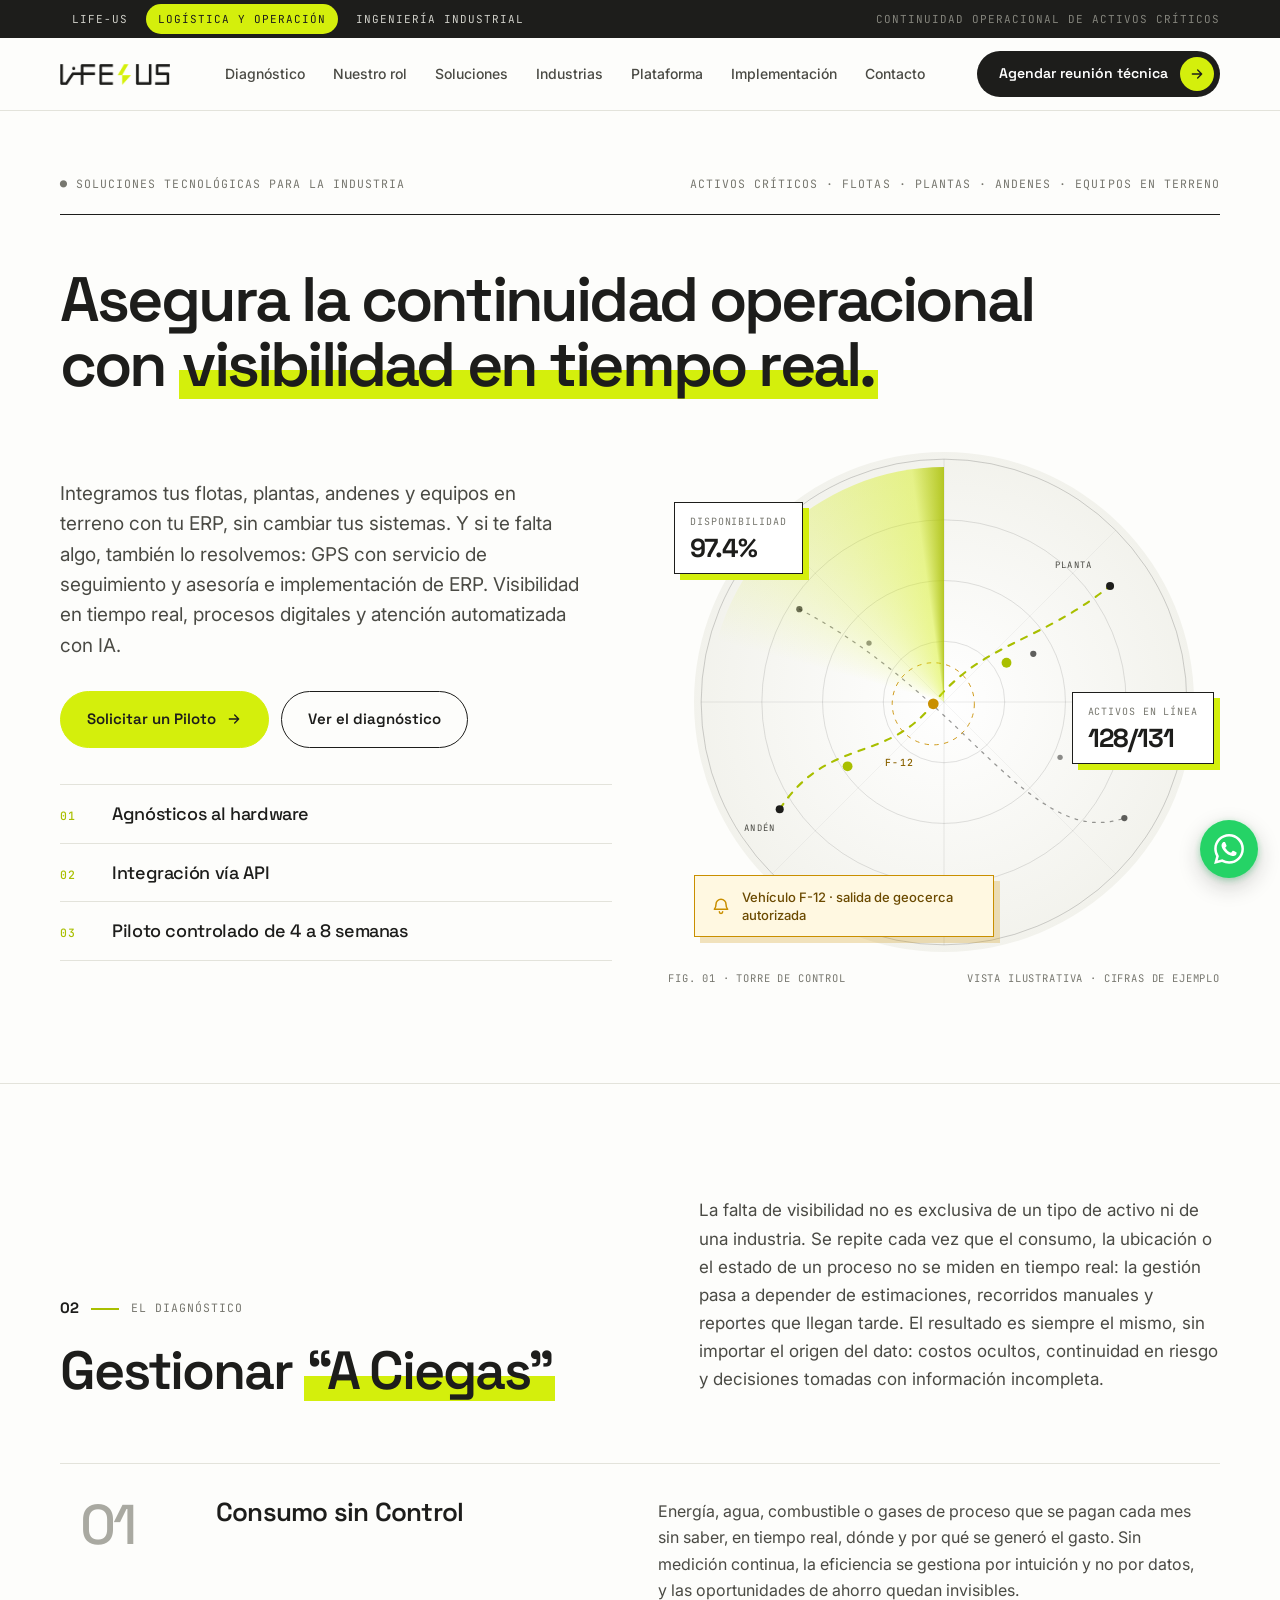
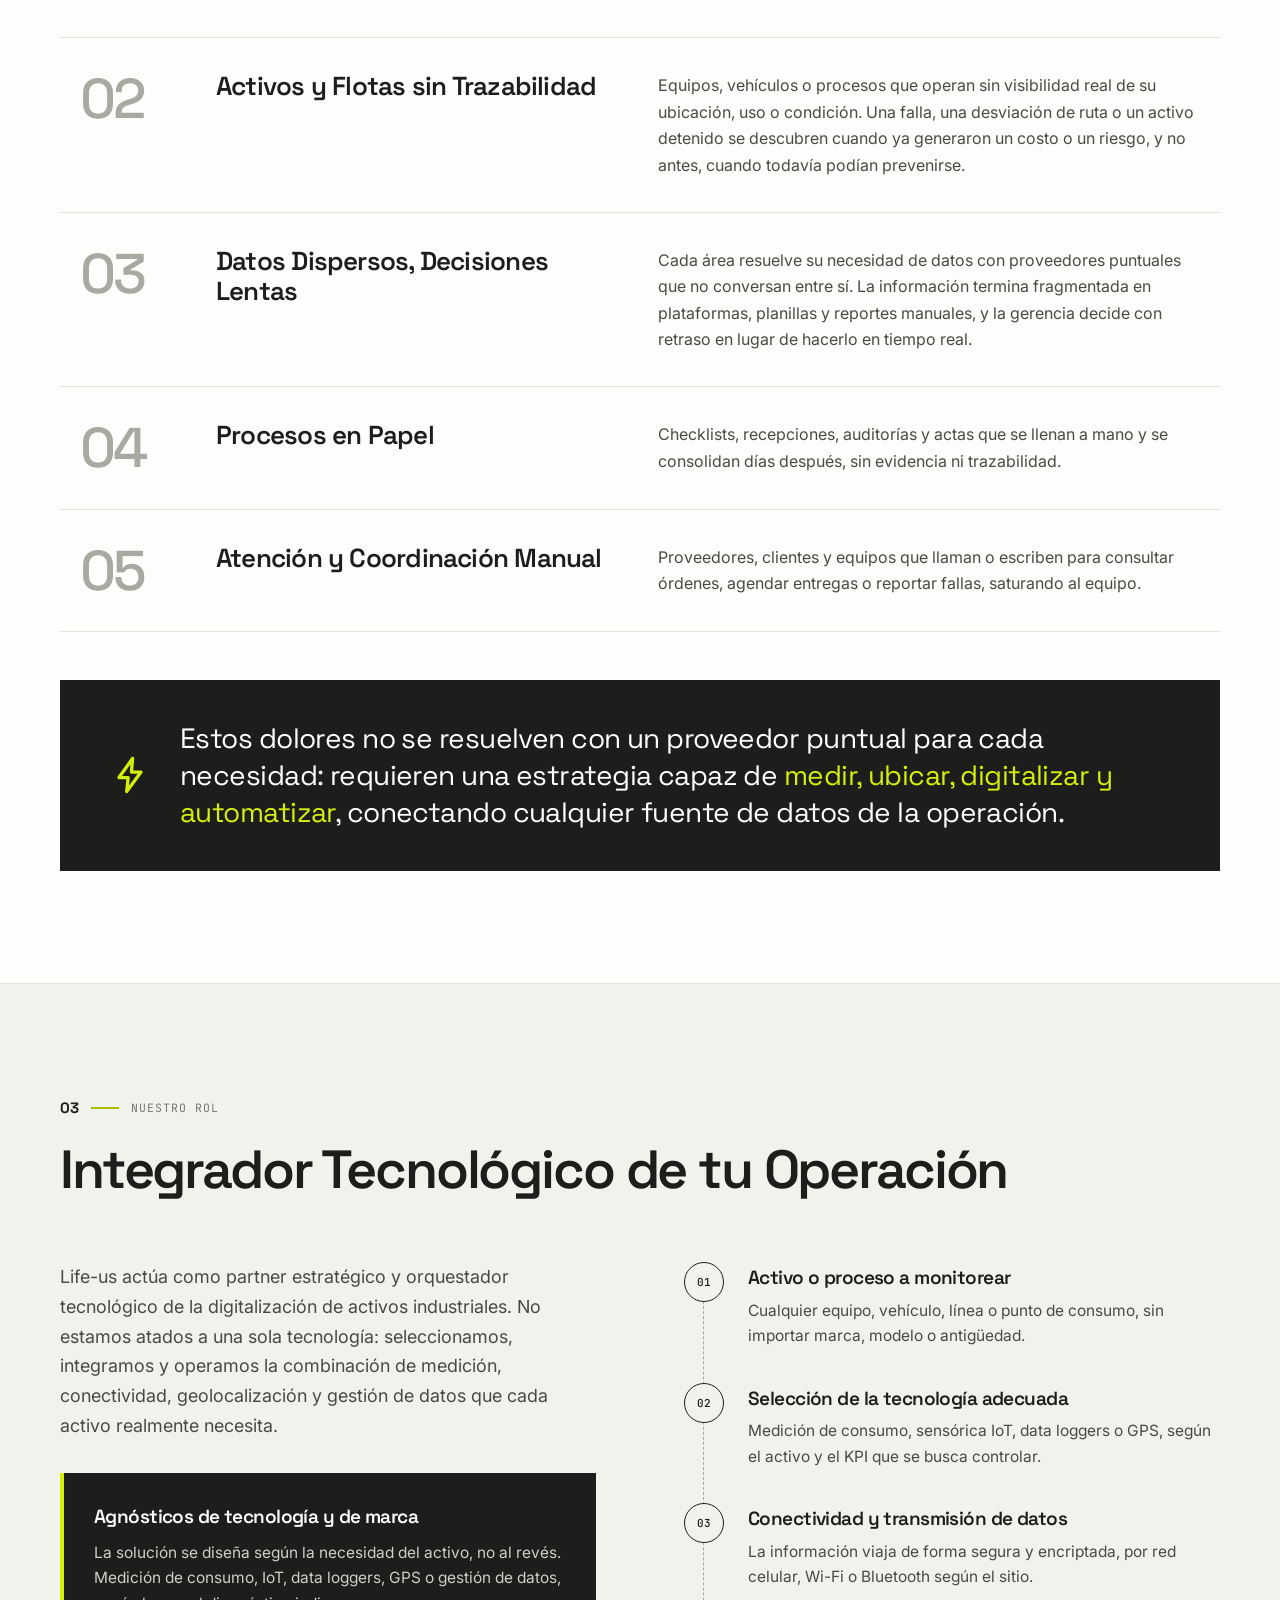
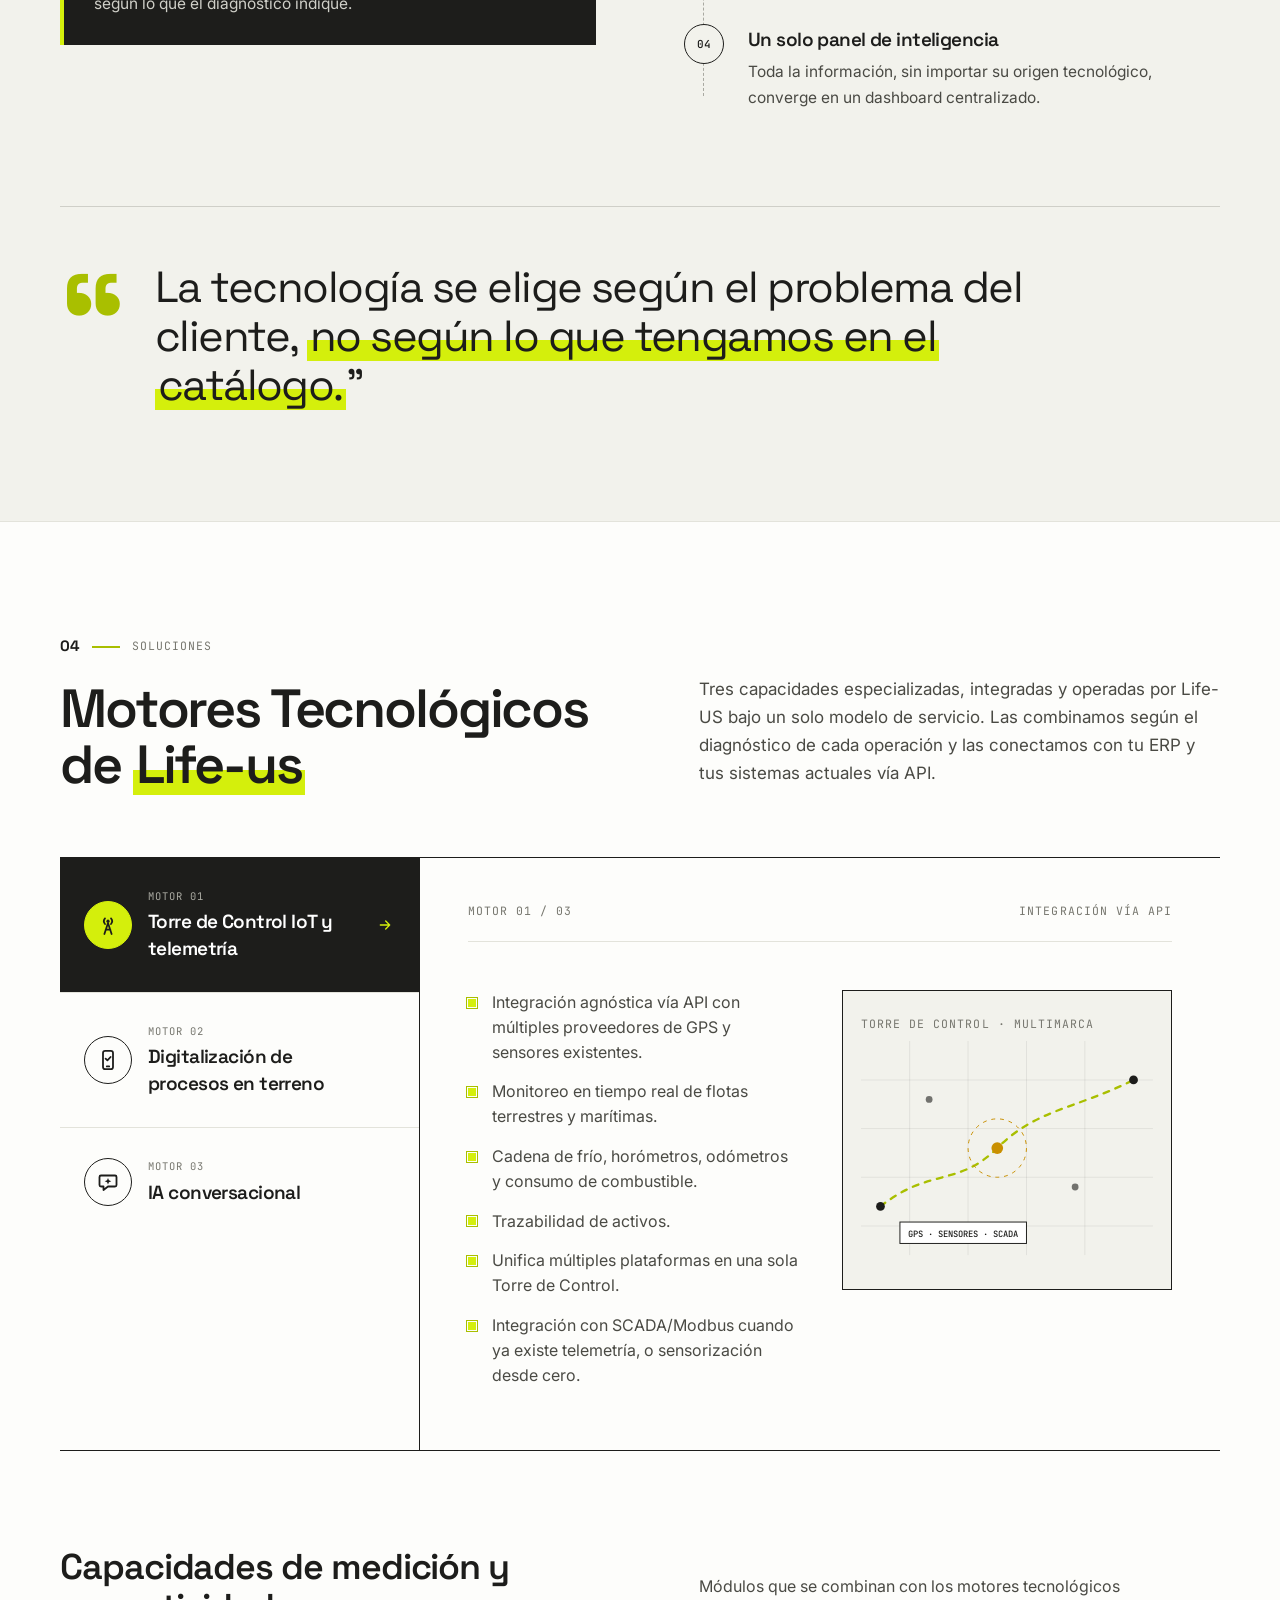
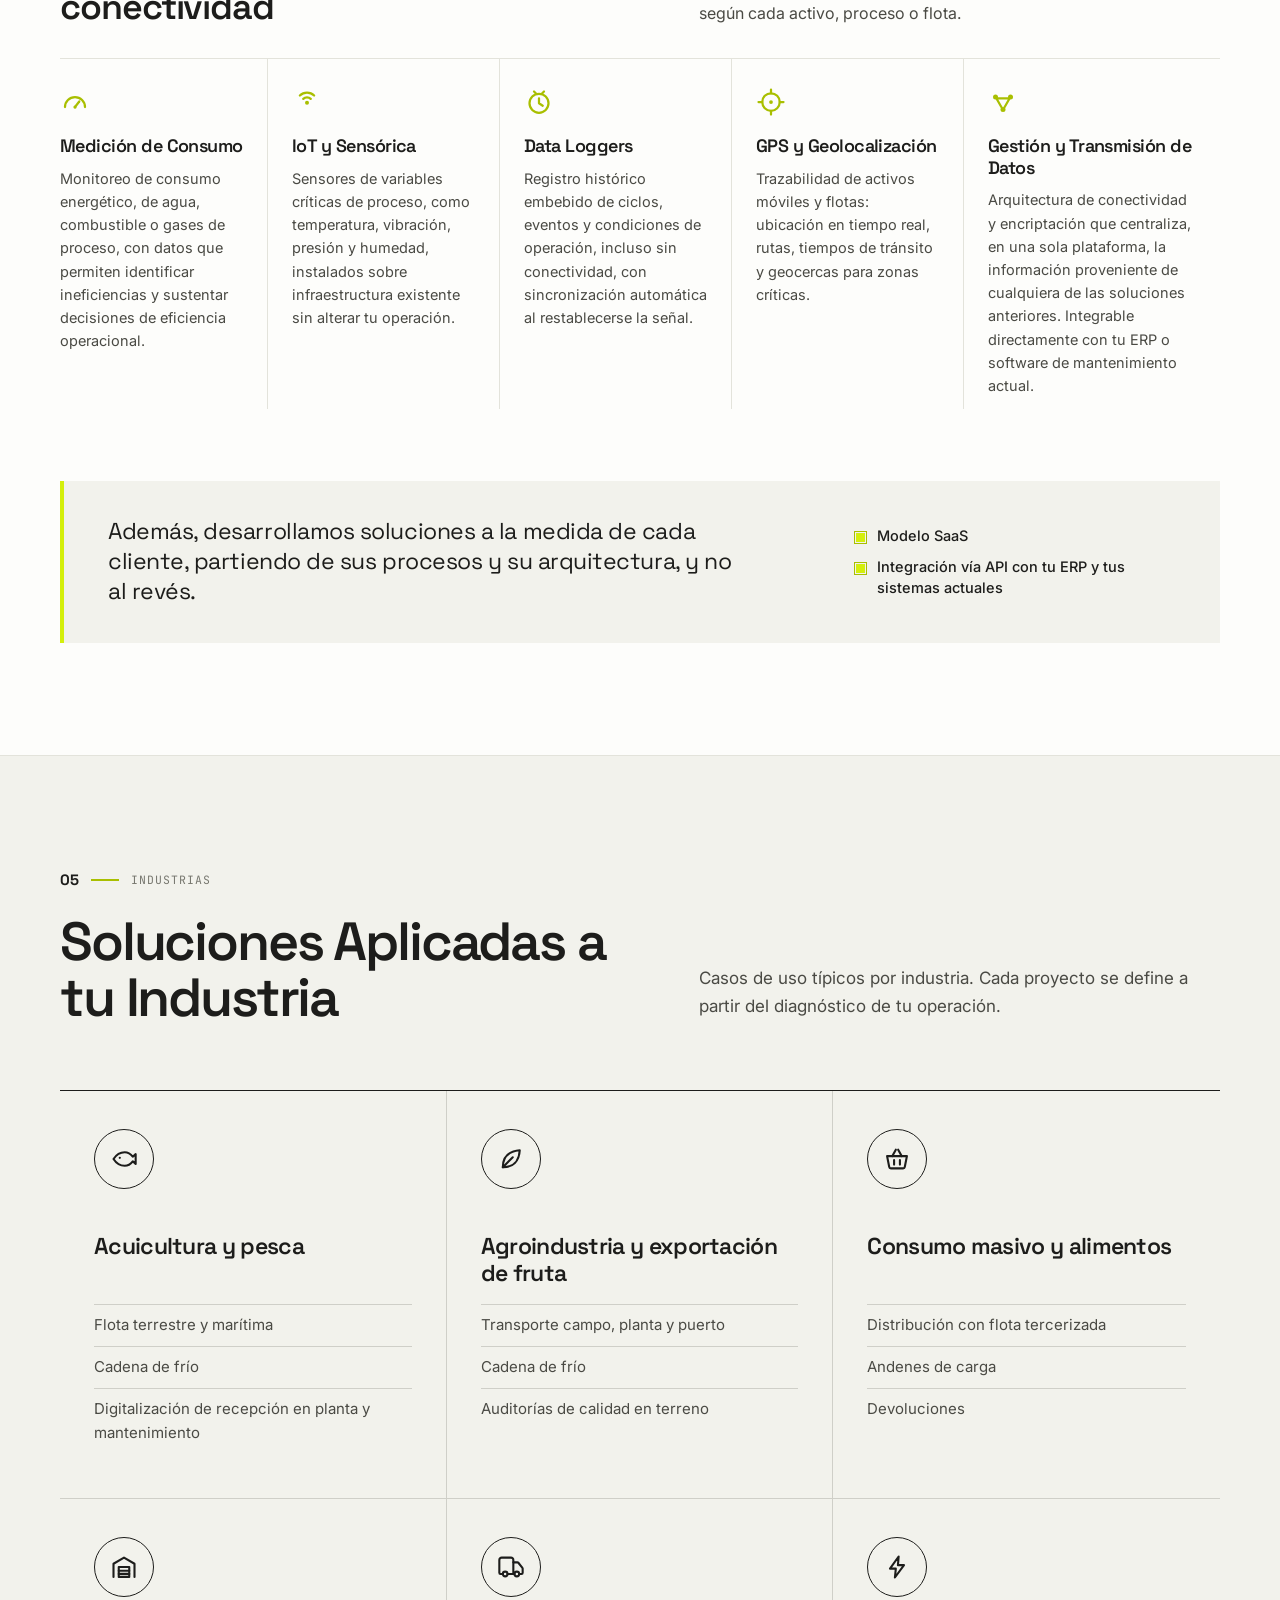
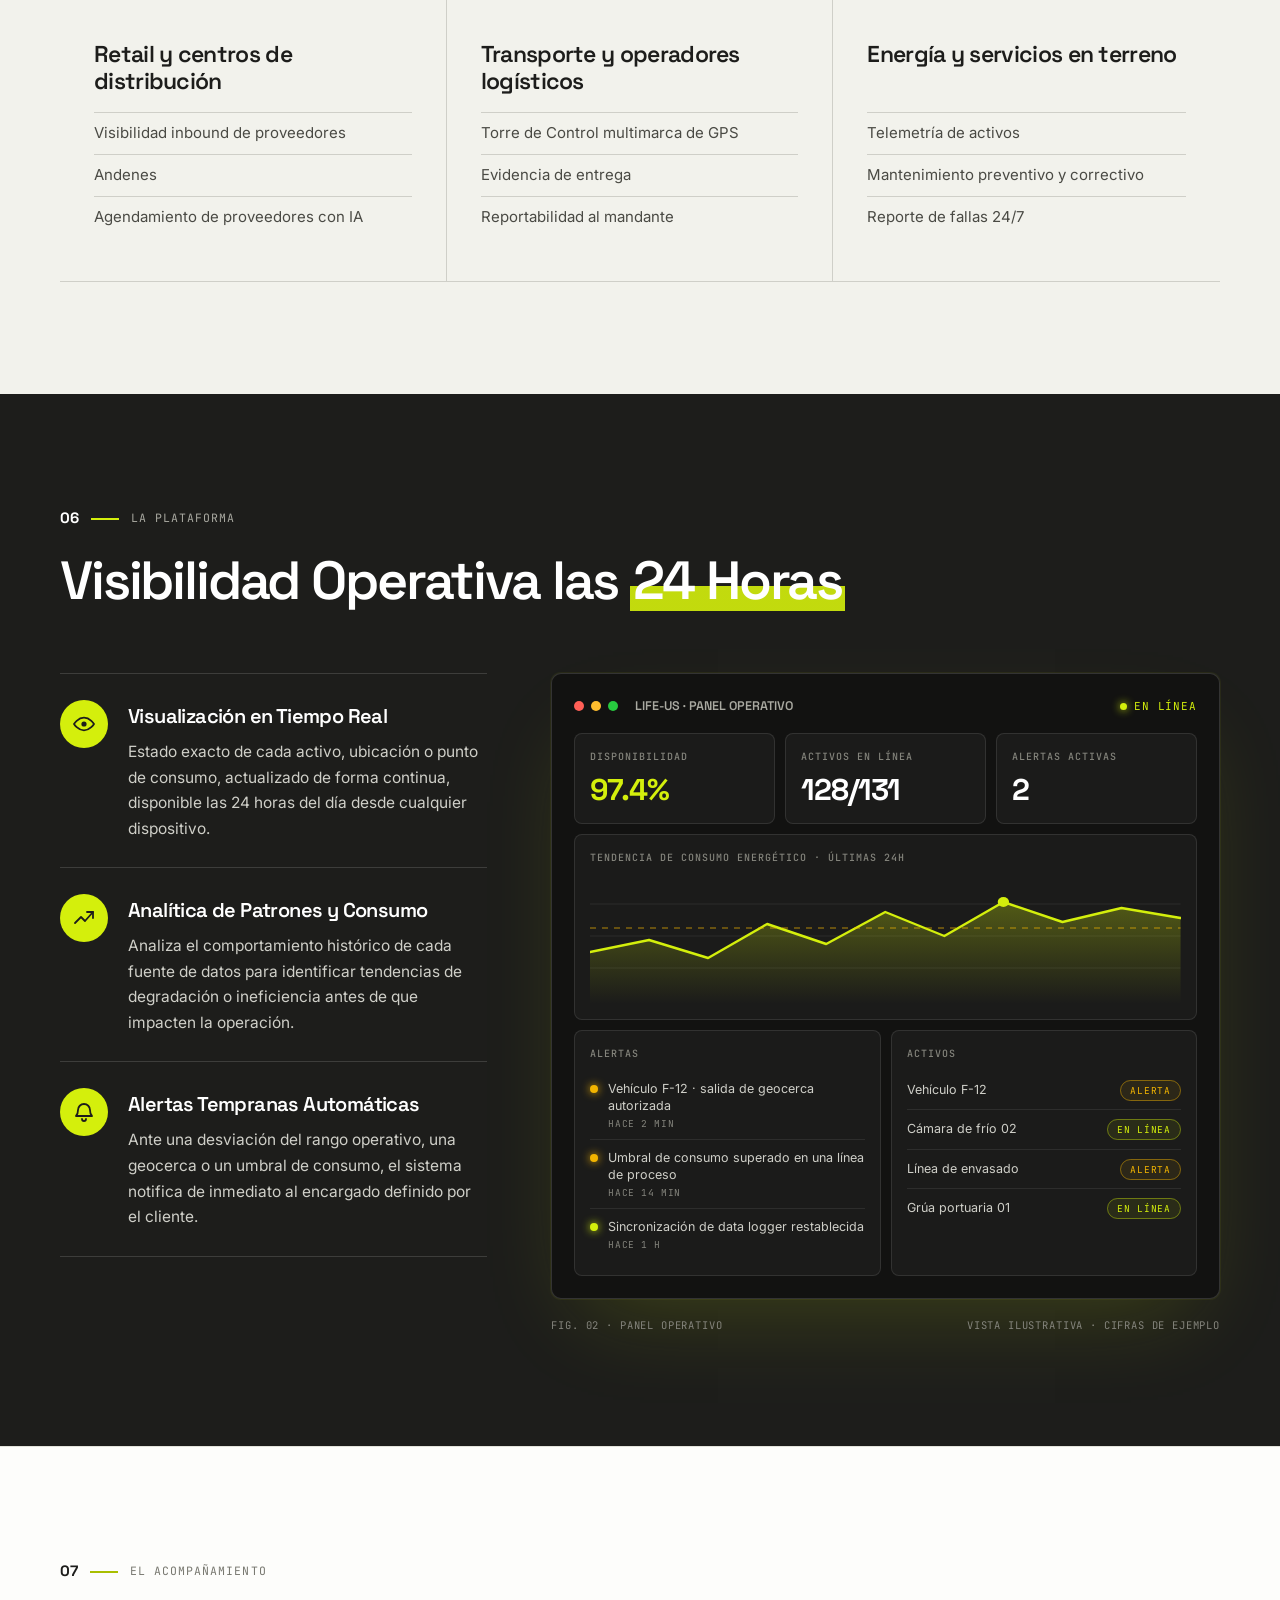
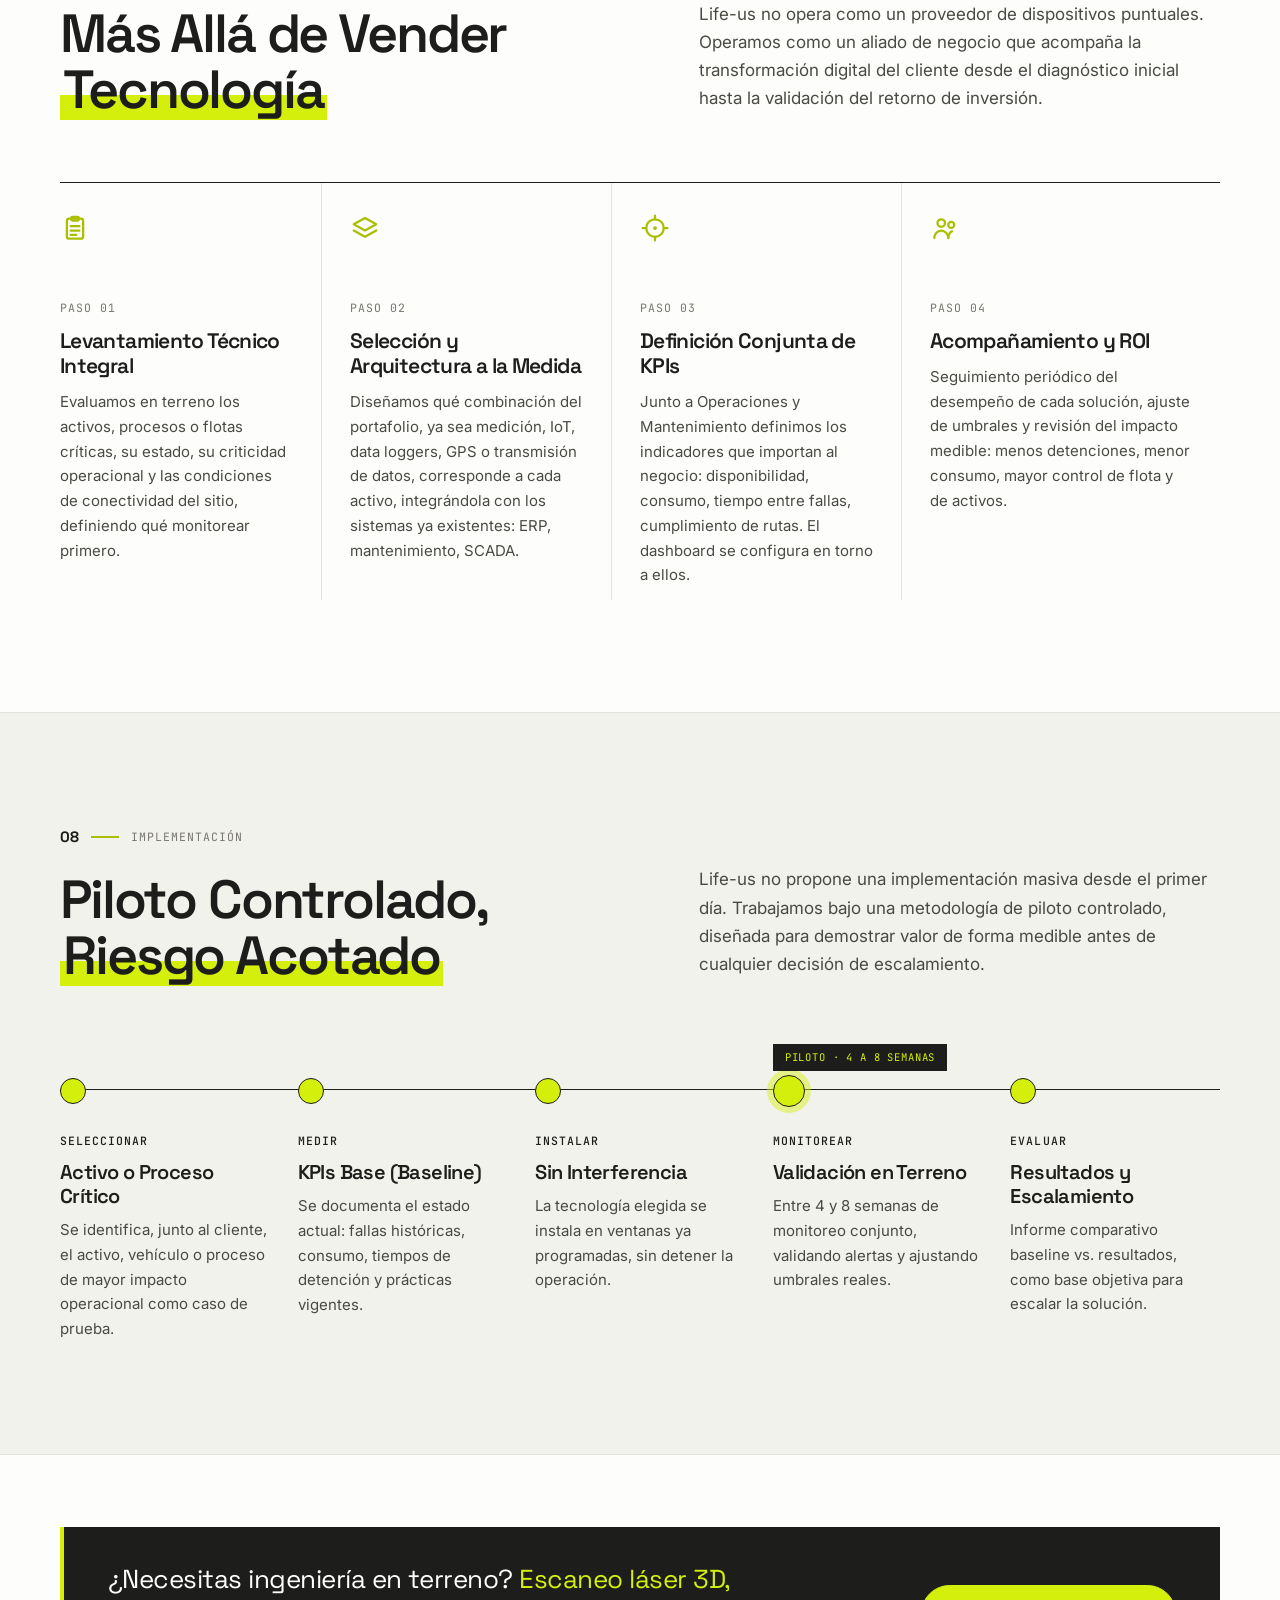
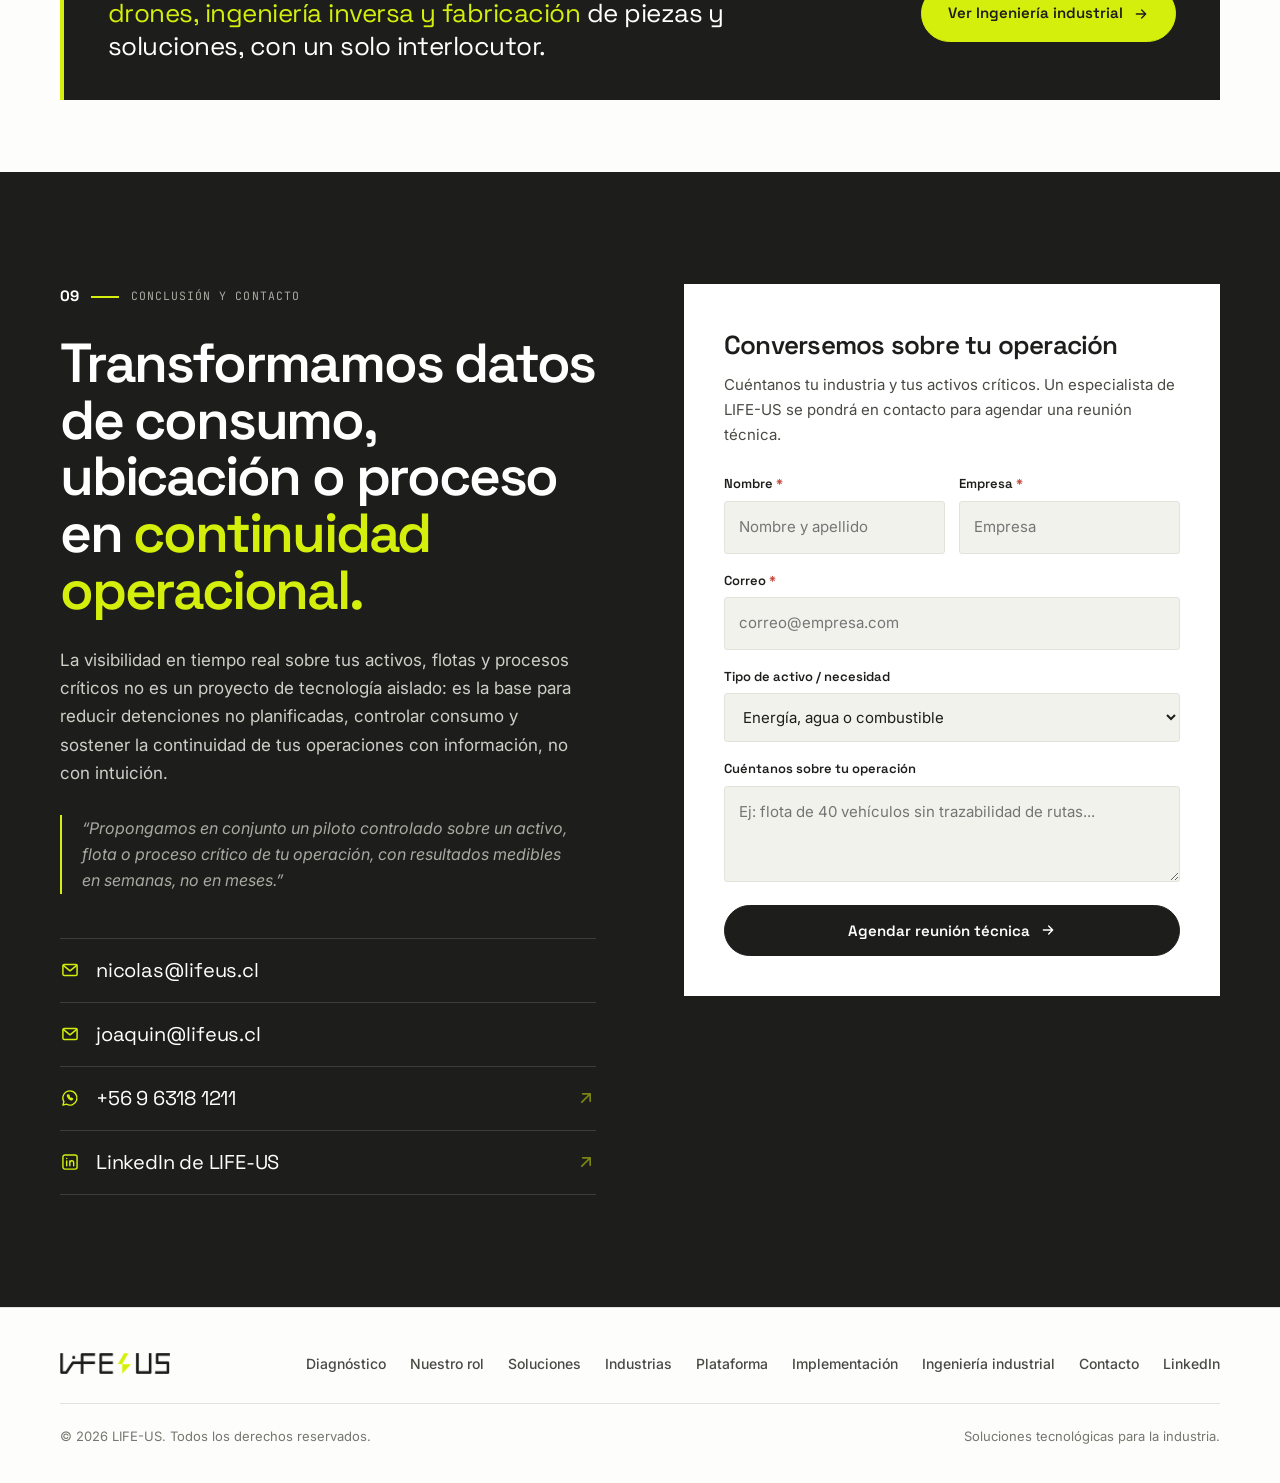
<file: logistica/index.html>
<!DOCTYPE html>
<html lang="es">
<head>
<meta charset="UTF-8">
<meta name="viewport" content="width=device-width, initial-scale=1.0">
<title>Logística y operación en terreno | LIFE-US</title>
<meta name="description" content="Conectamos la operación en terreno (flotas, andenes, plantas y activos) con tu ERP, sin cambiar tus sistemas. Torre de Control IoT, digitalización en terreno e IA conversacional.">
<meta property="og:title" content="Logística y operación en terreno | LIFE-US">
<meta property="og:description" content="Conectamos la operación en terreno (flotas, andenes, plantas y activos) con tu ERP, sin cambiar tus sistemas. Torre de Control IoT, digitalización en terreno e IA conversacional.">
<meta property="og:type" content="website">
<meta property="og:locale" content="es_CL">
<meta property="og:url" content="https://www.lifeus.cl/logistica/">
<meta property="og:image" content="https://www.lifeus.cl/og-logistica.png">
<meta property="og:image:width" content="1200">
<meta property="og:image:height" content="630">
<meta property="og:image:alt" content="LIFE-US: visibilidad en tiempo real de tu operación">
<meta name="twitter:card" content="summary_large_image">
<meta name="twitter:title" content="Logística y operación en terreno | LIFE-US">
<meta name="twitter:description" content="Conectamos la operación en terreno (flotas, andenes, plantas y activos) con tu ERP, sin cambiar tus sistemas. Torre de Control IoT, digitalización en terreno e IA conversacional.">
<meta name="twitter:image" content="https://www.lifeus.cl/og-logistica.png">
<link rel="icon" type="image/png" href="/assets/favicon.png">
<link rel="preconnect" href="https://fonts.googleapis.com">
<link rel="preconnect" href="https://fonts.gstatic.com" crossorigin>
<link href="https://fonts.googleapis.com/css2?family=Inter:wght@400;500;600&family=JetBrains+Mono:wght@500&family=Space+Grotesk:wght@400;500;600;700&display=swap" rel="stylesheet">
<link rel="stylesheet" href="/assets/site.css?v=3">
</head>
<body>
<svg width="0" height="0" style="position:absolute" aria-hidden="true">
<defs>
<symbol id="i-target" viewBox="0 0 24 24" fill="none" stroke="currentColor" stroke-width="1.8" stroke-linecap="round" stroke-linejoin="round"><circle cx="12" cy="12" r="7.2"/><circle cx="12" cy="12" r="1.6" fill="currentColor" stroke="none"/></symbol>
<symbol id="i-gauge" viewBox="0 0 24 24" fill="none" stroke="currentColor" stroke-width="1.8" stroke-linecap="round" stroke-linejoin="round"><path d="M4 16a8 8 0 1 1 16 0"/><path d="M12 16l3.4-4.4"/><circle cx="12" cy="16" r="1.3" fill="currentColor" stroke="none"/></symbol>
<symbol id="i-crosshair" viewBox="0 0 24 24" fill="none" stroke="currentColor" stroke-width="1.8" stroke-linecap="round" stroke-linejoin="round"><circle cx="12" cy="12" r="7"/><circle cx="12" cy="12" r="1.5" fill="currentColor" stroke="none"/><path d="M12 2v3M12 19v3M2 12h3M19 12h3"/></symbol>
<symbol id="i-cloud" viewBox="0 0 24 24" fill="none" stroke="currentColor" stroke-width="1.8" stroke-linecap="round" stroke-linejoin="round"><path d="M7 15.3a3.5 3.5 0 0 1-.4-6.97A4.5 4.5 0 0 1 15.4 6.9 4 4 0 0 1 15 15.3H7z"/><circle cx="7" cy="19.3" r="1" fill="currentColor" stroke="none"/><circle cx="12" cy="20.3" r="1" fill="currentColor" stroke="none"/><circle cx="16" cy="18.8" r="1" fill="currentColor" stroke="none"/></symbol>
<symbol id="i-server" viewBox="0 0 24 24" fill="none" stroke="currentColor" stroke-width="1.8" stroke-linecap="round" stroke-linejoin="round"><rect x="4" y="5" width="16" height="6" rx="1.6"/><rect x="4" y="13" width="16" height="6" rx="1.6"/><circle cx="7.6" cy="8" r=".9" fill="currentColor" stroke="none"/><circle cx="7.6" cy="16" r=".9" fill="currentColor" stroke="none"/></symbol>
<symbol id="i-wifi" viewBox="0 0 24 24" fill="none" stroke="currentColor" stroke-width="1.8" stroke-linecap="round" stroke-linejoin="round"><path d="M5 9a10 10 0 0 1 14 0"/><path d="M8 12.6a6 6 0 0 1 8 0"/><circle cx="12" cy="17" r="1.4" fill="currentColor" stroke="none"/></symbol>
<symbol id="i-monitor" viewBox="0 0 24 24" fill="none" stroke="currentColor" stroke-width="1.8" stroke-linecap="round" stroke-linejoin="round"><rect x="3.5" y="5" width="17" height="11" rx="1.6"/><path d="M9 20h6M12 16v4"/></symbol>
<symbol id="i-signal" viewBox="0 0 24 24" fill="none" stroke="currentColor" stroke-width="1.8" stroke-linecap="round" stroke-linejoin="round"><circle cx="12" cy="12.5" r="1.6" fill="currentColor" stroke="none"/><path d="M9 9.5a4.2 4.2 0 0 1 6 0"/><path d="M6.3 6.8a8 8 0 0 1 11.4 0"/></symbol>
<symbol id="i-clock" viewBox="0 0 24 24" fill="none" stroke="currentColor" stroke-width="1.8" stroke-linecap="round" stroke-linejoin="round"><circle cx="12" cy="13" r="7.6"/><path d="M12 9v4l3 2M8 3.6l1.6 1.6M16 3.6l-1.6 1.6"/></symbol>
<symbol id="i-network" viewBox="0 0 24 24" fill="none" stroke="currentColor" stroke-width="1.8" stroke-linecap="round" stroke-linejoin="round"><circle cx="6" cy="8" r="2" fill="currentColor" stroke="none"/><circle cx="18" cy="8" r="2" fill="currentColor" stroke="none"/><circle cx="12" cy="18" r="2" fill="currentColor" stroke="none"/><path d="M7.6 9h8.8M7 9.6l3.8 6.6M17 9.6l-3.8 6.6"/></symbol>
<symbol id="i-eye" viewBox="0 0 24 24" fill="none" stroke="currentColor" stroke-width="1.8" stroke-linecap="round" stroke-linejoin="round"><path d="M2 12s3.8-6.3 10-6.3S22 12 22 12s-3.8 6.3-10 6.3S2 12 2 12z"/><circle cx="12" cy="12" r="2.6" fill="currentColor" stroke="none"/></symbol>
<symbol id="i-trend" viewBox="0 0 24 24" fill="none" stroke="currentColor" stroke-width="1.8" stroke-linecap="round" stroke-linejoin="round"><path d="M3 17l6-6 4 4 8-9"/><path d="M15 6h6v6"/></symbol>
<symbol id="i-bell" viewBox="0 0 24 24" fill="none" stroke="currentColor" stroke-width="1.8" stroke-linecap="round" stroke-linejoin="round"><path d="M6 10a6 6 0 1 1 12 0c0 4 1.5 5.5 2 6H4c.5-.5 2-2 2-6z"/><path d="M10 19a2 2 0 0 0 4 0"/></symbol>
<symbol id="i-clipboard" viewBox="0 0 24 24" fill="none" stroke="currentColor" stroke-width="1.8" stroke-linecap="round" stroke-linejoin="round"><rect x="5.5" y="4.5" width="13" height="16" rx="1.8"/><rect x="9" y="3" width="6" height="3" rx="1"/><path d="M8.5 10.5h7M8.5 14h7M8.5 17.5H13"/></symbol>
<symbol id="i-layers" viewBox="0 0 24 24" fill="none" stroke="currentColor" stroke-width="1.8" stroke-linecap="round" stroke-linejoin="round"><path d="M12 4l9 5-9 5-9-5z"/><path d="M3 14l9 5 9-5"/></symbol>
<symbol id="i-people" viewBox="0 0 24 24" fill="none" stroke="currentColor" stroke-width="1.8" stroke-linecap="round" stroke-linejoin="round"><circle cx="9" cy="8" r="3"/><circle cx="17" cy="9.5" r="2.4"/><path d="M3.5 20c0-3.3 2.5-6 5.5-6s5.5 2.7 5.5 6"/><path d="M14.7 20c0-2.4 1.2-4.5 2.9-5.4"/></symbol>
<symbol id="i-bars" viewBox="0 0 24 24" fill="none" stroke="currentColor" stroke-width="2" stroke-linecap="round" stroke-linejoin="round"><path d="M6 19v-7M12 19V6M18 19v-4"/></symbol>
<symbol id="i-wrench" viewBox="0 0 24 24" fill="none" stroke="currentColor" stroke-width="1.8" stroke-linecap="round" stroke-linejoin="round"><path d="M14.7 6.3a4 4 0 0 0-5.4 4.6L3 17.2V21h3.8l6.3-6.3a4 4 0 0 0 4.6-5.4l-2.8 2.8-2-2z"/></symbol>
<symbol id="i-check" viewBox="0 0 24 24" fill="none" stroke="currentColor" stroke-width="1.8" stroke-linecap="round" stroke-linejoin="round"><circle cx="12" cy="12" r="9"/><path d="M8 12.4l2.6 2.6 5.4-5.6"/></symbol>
<symbol id="i-tick" viewBox="0 0 24 24" fill="none" stroke="currentColor" stroke-width="2.4" stroke-linecap="round" stroke-linejoin="round"><path d="M5 12.5l4.5 4.5L19 7.5"/></symbol>
<symbol id="i-mail" viewBox="0 0 24 24" fill="none" stroke="currentColor" stroke-width="1.8" stroke-linecap="round" stroke-linejoin="round"><rect x="3.5" y="5.5" width="17" height="13" rx="1.5"/><path d="M4 6.5l8 6.5 8-6.5"/></symbol>
<symbol id="i-doc" viewBox="0 0 24 24" fill="none" stroke="currentColor" stroke-width="1.8" stroke-linecap="round" stroke-linejoin="round"><path d="M7 3.5h7l4.5 4.5v11A1.5 1.5 0 0 1 17 20.5H7A1.5 1.5 0 0 1 5.5 19V5A1.5 1.5 0 0 1 7 3.5z"/><path d="M14 3.5V8h4.5M8.5 12.5h7M8.5 16h5"/></symbol>
<symbol id="i-chat" viewBox="0 0 24 24" fill="none" stroke="currentColor" stroke-width="1.8" stroke-linecap="round" stroke-linejoin="round"><path d="M5 5.5h14a1.5 1.5 0 0 1 1.5 1.5v8a1.5 1.5 0 0 1-1.5 1.5h-7l-4.5 3.5v-3.5H5A1.5 1.5 0 0 1 3.5 15V7A1.5 1.5 0 0 1 5 5.5z"/><circle cx="8.5" cy="11" r=".95" fill="currentColor" stroke="none"/><circle cx="12" cy="11" r=".95" fill="currentColor" stroke="none"/><circle cx="15.5" cy="11" r=".95" fill="currentColor" stroke="none"/></symbol>
<symbol id="i-ai" viewBox="0 0 24 24" fill="none" stroke="currentColor" stroke-width="1.8" stroke-linecap="round" stroke-linejoin="round"><path d="M5 5.5h14a1.5 1.5 0 0 1 1.5 1.5v8a1.5 1.5 0 0 1-1.5 1.5h-7l-4.5 3.5v-3.5H5A1.5 1.5 0 0 1 3.5 15V7A1.5 1.5 0 0 1 5 5.5z"/><path d="M12 7.9l.95 2.35 2.35.95-2.35.95L12 14.5l-.95-2.35-2.35-.95 2.35-.95z" fill="currentColor" stroke="none"/></symbol>
<symbol id="i-tower" viewBox="0 0 24 24" fill="none" stroke="currentColor" stroke-width="1.8" stroke-linecap="round" stroke-linejoin="round"><circle cx="12" cy="8.2" r="1.6" fill="currentColor" stroke="none"/><path d="M9 5.4a4.3 4.3 0 0 0 0 5.6M15 5.4a4.3 4.3 0 0 1 0 5.6M12 10l-3.6 11M12 10l3.6 11M9.7 16.6h4.6"/></symbol>
<symbol id="i-mobile" viewBox="0 0 24 24" fill="none" stroke="currentColor" stroke-width="1.8" stroke-linecap="round" stroke-linejoin="round"><rect x="7" y="2.8" width="10" height="18.4" rx="2.2"/><path d="M10.8 18.4h2.4M9.6 10.6l1.8 1.8 3.2-3.4"/></symbol>
<symbol id="i-fish" viewBox="0 0 24 24" fill="none" stroke="currentColor" stroke-width="1.8" stroke-linecap="round" stroke-linejoin="round"><path d="M3 12c2.6-4 6.2-5.8 9.6-5.8 3 0 5.2 1.6 6.9 3.8L22 7.8v8.4l-2.5-2.2c-1.7 2.2-3.9 3.8-6.9 3.8C9.2 17.8 5.6 16 3 12z"/><circle cx="8.4" cy="11" r=".95" fill="currentColor" stroke="none"/></symbol>
<symbol id="i-leaf" viewBox="0 0 24 24" fill="none" stroke="currentColor" stroke-width="1.8" stroke-linecap="round" stroke-linejoin="round"><path d="M5 19C5 10.5 9.8 5.4 19.5 4.5 19 14 13.6 19.2 5 19z"/><path d="M5 19l8.5-8.5"/></symbol>
<symbol id="i-basket" viewBox="0 0 24 24" fill="none" stroke="currentColor" stroke-width="1.8" stroke-linecap="round" stroke-linejoin="round"><path d="M3.5 9.5h17l-1.8 9.2a1.5 1.5 0 0 1-1.5 1.3H6.8a1.5 1.5 0 0 1-1.5-1.3z"/><path d="M8 9.5L11 4M16 9.5L13 4M9.5 13v3.8M14.5 13v3.8"/></symbol>
<symbol id="i-warehouse" viewBox="0 0 24 24" fill="none" stroke="currentColor" stroke-width="1.8" stroke-linecap="round" stroke-linejoin="round"><path d="M3 20.5V9.2L12 4l9 5.2v11.3"/><rect x="7.5" y="12" width="9" height="8.5"/><path d="M7.5 15.2h9M7.5 17.9h9"/></symbol>
<symbol id="i-truck" viewBox="0 0 24 24" fill="none" stroke="currentColor" stroke-width="1.8" stroke-linecap="round" stroke-linejoin="round"><path d="M14 18V6a2 2 0 0 0-2-2H4a2 2 0 0 0-2 2v11a1 1 0 0 0 1 1h2"/><path d="M15 18H9"/><path d="M19 18h2a1 1 0 0 0 1-1v-3.65a1 1 0 0 0-.22-.62l-3.48-4.35A1 1 0 0 0 17.52 8H14"/><circle cx="17" cy="18" r="2"/><circle cx="7" cy="18" r="2"/></symbol>
<symbol id="i-bolt" viewBox="0 0 24 24" fill="none" stroke="currentColor" stroke-width="1.8" stroke-linecap="round" stroke-linejoin="round"><path d="M13.4 3L6 13.4h5L10.2 21 18 10.4h-5.2z"/></symbol>
<symbol id="i-wa" viewBox="0 0 24 24" fill="none" stroke="currentColor" stroke-width="1.7" stroke-linecap="round" stroke-linejoin="round"><path d="M12 3.5a8.5 8.5 0 0 0-7.3 12.9L3.5 20.5l4.2-1.1A8.5 8.5 0 1 0 12 3.5z"/><path d="M9.4 8.4c-.4.3-.6.8-.4 1.4.7 1.9 2.3 3.5 4.3 4.3.6.2 1.1 0 1.4-.4l.4-.6-1.7-.9-.5.5a4 4 0 0 1-2.2-2.2l.5-.5-.9-1.7z"/></symbol>
<symbol id="i-in" viewBox="0 0 24 24" fill="none" stroke="currentColor" stroke-width="1.7" stroke-linecap="round" stroke-linejoin="round"><rect x="3.5" y="3.5" width="17" height="17" rx="2.5"/><path d="M8 10.6v5.8M11.8 16.4v-5.8M11.8 13.2c0-1.7 1-2.7 2.4-2.7s2.2.9 2.2 2.6v3.3"/><circle cx="8" cy="7.9" r=".9" fill="currentColor" stroke="none"/></symbol>
<symbol id="i-arrow" viewBox="0 0 24 24" fill="none" stroke="currentColor" stroke-width="2" stroke-linecap="round" stroke-linejoin="round"><path d="M5 12h14M13 6l6 6-6 6"/></symbol>
<symbol id="i-arrow-ur" viewBox="0 0 24 24" fill="none" stroke="currentColor" stroke-width="2" stroke-linecap="round" stroke-linejoin="round"><path d="M7 17L17 7M8 7h9v9"/></symbol>
<symbol id="i-api" viewBox="0 0 24 24" fill="none" stroke="currentColor" stroke-width="1.8" stroke-linecap="round" stroke-linejoin="round"><path d="M8 7l-5 5 5 5M16 7l5 5-5 5M14 5l-4 14"/></symbol>
<symbol id="i-plus" viewBox="0 0 24 24" fill="none" stroke="currentColor" stroke-width="2" stroke-linecap="round"><path d="M12 5v14M5 12h14"/></symbol>
<symbol id="i-wa-solid" viewBox="0 0 24 24" fill="currentColor"><path d="M17.472 14.382c-.297-.149-1.758-.867-2.03-.967-.273-.099-.471-.148-.67.15-.197.297-.767.966-.94 1.164-.173.199-.347.223-.644.075-.297-.15-1.255-.463-2.39-1.475-.883-.788-1.48-1.761-1.653-2.059-.173-.297-.018-.458.13-.606.134-.133.298-.347.446-.52.149-.174.198-.298.298-.497.099-.198.05-.371-.025-.52-.075-.149-.669-1.612-.916-2.207-.242-.579-.487-.5-.669-.51-.173-.008-.371-.01-.57-.01-.198 0-.52.074-.792.372-.272.297-1.04 1.016-1.04 2.479 0 1.462 1.065 2.875 1.213 3.074.149.198 2.096 3.2 5.077 4.487.709.306 1.262.489 1.694.625.712.227 1.36.195 1.871.118.571-.085 1.758-.719 2.006-1.413.248-.694.248-1.289.173-1.413-.074-.124-.272-.198-.57-.347m-5.421 7.403h-.004a9.87 9.87 0 0 1-5.031-1.378l-.361-.214-3.741.982.998-3.648-.235-.374a9.86 9.86 0 0 1-1.51-5.26c.001-5.45 4.436-9.884 9.888-9.884 2.64 0 5.122 1.03 6.988 2.898a9.825 9.825 0 0 1 2.893 6.994c-.003 5.45-4.437 9.884-9.885 9.884m8.413-18.297A11.815 11.815 0 0 0 12.05 0C5.495 0 .16 5.335.157 11.892c0 2.096.547 4.142 1.588 5.945L.057 24l6.305-1.654a11.882 11.882 0 0 0 5.683 1.448h.005c6.554 0 11.89-5.335 11.893-11.893a11.821 11.821 0 0 0-3.48-8.413z"/></symbol>
</defs>
</svg>

<div class="sw"><div class="wrap sw-in"><div class="sw-l"><a href="/">LIFE-US</a><a href="/logistica/" class="on">Logística y operación</a><a href="/ingenieria/">Ingeniería industrial</a></div><span class="sw-t">Continuidad operacional de activos críticos</span></div></div>
<header class="hd"><div class="wrap hd-in">
  <a class="logo" href="/" aria-label="LIFE-US, inicio"></a>
  <nav class="nav" id="nav"><a href="#diagnostico">Diagnóstico</a><a href="#rol">Nuestro rol</a><a href="#soluciones">Soluciones</a><a href="#industrias">Industrias</a><a href="#plataforma">Plataforma</a><a href="#implementacion">Implementación</a><!-- CASOS (oculto): para activarlo, quitar "hidden" de este enlace, del del panel móvil, del del footer y de <section id="casos"> --><a href="#casos" hidden>Casos</a><a href="#contacto">Contacto</a></nav>
  <a class="cta" href="#contacto">Agendar reunión técnica <span class="arr"><svg class="ic"><use href="#i-arrow"/></svg></span></a>
  <button class="burger" id="burger" aria-label="Abrir menú" aria-expanded="false"><i></i><i></i><i></i></button>
</div>
<div class="mp" id="mp"><a href="#diagnostico">Diagnóstico</a><a href="#rol">Nuestro rol</a><a href="#soluciones">Soluciones</a><a href="#industrias">Industrias</a><a href="#plataforma">Plataforma</a><a href="#implementacion">Implementación</a><a href="#casos" hidden>Casos</a><a href="#contacto">Contacto</a></div></header>

<section class="hero" id="top"><div class="wrap">
  <div class="hero-meta mono"><span>● Soluciones tecnológicas para la industria</span><span>Activos críticos · Flotas · Plantas · Andenes · Equipos en terreno</span></div>
  <h1>Asegura la continuidad operacional <br>con <mark>visibilidad en tiempo real.</mark></h1>
  <div class="hero-g">
    <div>
      <p class="lead">Integramos tus flotas, plantas, andenes y equipos en terreno con tu ERP, sin cambiar tus sistemas. Y si te falta algo, también lo resolvemos: GPS con servicio de seguimiento y asesoría e implementación de ERP. Visibilidad en tiempo real, procesos digitales y atención automatizada con IA.</p>
      <div class="ctas"><a class="btn pri" href="#contacto">Solicitar un Piloto <svg class="ic"><use href="#i-arrow"/></svg></a><a class="btn ghost" href="#diagnostico">Ver el diagnóstico</a></div>
      <ul class="trust"><li><span class="mono">01</span>Agnósticos al hardware</li><li><span class="mono">02</span>Integración vía API</li><li><span class="mono">03</span>Piloto controlado de 4 a 8 semanas</li></ul>
    </div>
    <div class="radar-w">
      <div class="radar">
        <svg viewBox="0 0 560 560" fill="none" aria-hidden="true">
          <circle cx="280" cy="280" r="272" stroke="rgba(29,29,27,.22)"/><circle cx="280" cy="280" r="204" stroke="rgba(29,29,27,.14)"/><circle cx="280" cy="280" r="136" stroke="rgba(29,29,27,.14)"/><circle cx="280" cy="280" r="68" stroke="rgba(29,29,27,.14)"/>
          <path d="M280 8V552M8 280H552" stroke="rgba(29,29,27,.1)"/><path d="M88 88L472 472M472 88L88 472" stroke="rgba(29,29,27,.05)"/>
          <path class="dash-r" d="M96 400C150 318 214 350 268 282S386 214 466 150" stroke="#a9bf00" stroke-width="2.4" stroke-dasharray="7 9" stroke-linecap="round"/>
          <path d="M118 176C176 206 232 248 304 318S424 430 482 410" stroke="rgba(29,29,27,.45)" stroke-width="1.4" stroke-dasharray="3 7" stroke-linecap="round"/>
          <circle cx="268" cy="282" r="46" stroke="#c98f00" stroke-dasharray="5 6"/>
          <circle cx="96" cy="400" r="4.5" fill="#1d1d1b"/><circle cx="466" cy="150" r="4.5" fill="#1d1d1b"/><circle cx="118" cy="176" r="3.5" fill="#1d1d1b" fill-opacity=".7"/><circle cx="482" cy="410" r="3.5" fill="#1d1d1b" fill-opacity=".7"/><circle cx="380" cy="226" r="3.5" fill="#1d1d1b" fill-opacity=".7"/><circle cx="196" cy="214" r="3" fill="#1d1d1b" fill-opacity=".5"/><circle cx="410" cy="342" r="3" fill="#1d1d1b" fill-opacity=".5"/>
          <circle class="pulse" cx="268" cy="282" r="6" fill="#c98f00"/><circle class="pulse" cx="350" cy="236" r="5.5" fill="#a9bf00"/><circle class="pulse" cx="172" cy="352" r="5.5" fill="#a9bf00"/><circle class="pulse" cx="430" cy="300" r="4.5" fill="#a9bf00"/>
          <text x="214" y="352" fill="#8a6200" font-family="JetBrains Mono,monospace" font-size="11" letter-spacing="1.5" font-weight="500">F-12</text>
          <text x="404" y="130" fill="#4a4a44" font-family="JetBrains Mono,monospace" font-size="10" letter-spacing="1.5">PLANTA</text>
          <text x="56" y="424" fill="#4a4a44" font-family="JetBrains Mono,monospace" font-size="10" letter-spacing="1.5">ANDÉN</text>
        </svg>
        <div class="sweep"></div>
        <div class="fl a"><small>Disponibilidad</small><strong>97.4%</strong></div>
        <div class="fl b"><small>Activos en línea</small><strong>128/131</strong></div>
        <div class="fl c"><svg class="ic"><use href="#i-bell"/></svg><span>Vehículo F-12 · salida de geocerca autorizada</span></div>
      </div>
      <div class="fig"><span>Fig. 01 · Torre de control</span><span>Vista ilustrativa · cifras de ejemplo</span></div>
    </div>
  </div>
</div></section>

<section class="sec" id="diagnostico"><div class="wrap">
  <div class="sh"><div><span class="idx"><b>02</b><i></i>El diagnóstico</span><h2>Gestionar <mark>“A Ciegas”</mark></h2></div>
    <p class="sh-p">La falta de visibilidad no es exclusiva de un tipo de activo ni de una industria. Se repite cada vez que el consumo, la ubicación o el estado de un proceso no se miden en tiempo real: la gestión pasa a depender de estimaciones, recorridos manuales y reportes que llegan tarde. El resultado es siempre el mismo, sin importar el origen del dato: costos ocultos, continuidad en riesgo y decisiones tomadas con información incompleta.</p></div>
  <div>
    <div class="pain"><span class="n">01</span><h3>Consumo sin Control</h3><p>Energía, agua, combustible o gases de proceso que se pagan cada mes sin saber, en tiempo real, dónde y por qué se generó el gasto. Sin medición continua, la eficiencia se gestiona por intuición y no por datos, y las oportunidades de ahorro quedan invisibles.</p></div>
    <div class="pain"><span class="n">02</span><h3>Activos y Flotas sin Trazabilidad</h3><p>Equipos, vehículos o procesos que operan sin visibilidad real de su ubicación, uso o condición. Una falla, una desviación de ruta o un activo detenido se descubren cuando ya generaron un costo o un riesgo, y no antes, cuando todavía podían prevenirse.</p></div>
    <div class="pain"><span class="n">03</span><h3>Datos Dispersos, Decisiones Lentas</h3><p>Cada área resuelve su necesidad de datos con proveedores puntuales que no conversan entre sí. La información termina fragmentada en plataformas, planillas y reportes manuales, y la gerencia decide con retraso en lugar de hacerlo en tiempo real.</p></div>
    <div class="pain"><span class="n">04</span><h3>Procesos en Papel</h3><p>Checklists, recepciones, auditorías y actas que se llenan a mano y se consolidan días después, sin evidencia ni trazabilidad.</p></div>
    <div class="pain"><span class="n">05</span><h3>Atención y Coordinación Manual</h3><p>Proveedores, clientes y equipos que llaman o escriben para consultar órdenes, agendar entregas o reportar fallas, saturando al equipo.</p></div>
  </div>
  <div class="callout"><svg class="ic bolt"><use href="#i-bolt"/></svg><p>Estos dolores no se resuelven con un proveedor puntual para cada necesidad: requieren una estrategia capaz de <em>medir, ubicar, digitalizar y automatizar</em>, conectando cualquier fuente de datos de la operación.</p></div>
</div></section>

<section class="sec alt" id="rol"><div class="wrap">
  <div class="sh solo"><div><span class="idx"><b>03</b><i></i>Nuestro rol</span><h2>Integrador Tecnológico de tu Operación</h2></div></div>
  <div class="role">
    <div><p class="tx">Life-us actúa como partner estratégico y orquestador tecnológico de la digitalización de activos industriales. No estamos atados a una sola tecnología: seleccionamos, integramos y operamos la combinación de medición, conectividad, geolocalización y gestión de datos que cada activo realmente necesita.</p>
      <div class="qbox"><h4>Agnósticos de tecnología y de marca</h4><p>La solución se diseña según la necesidad del activo, no al revés. Medición de consumo, IoT, data loggers, GPS o gestión de datos, según lo que el diagnóstico indique.</p></div></div>
    <div class="steps">
      <div class="step"><span class="dot">01</span><div><h4>Activo o proceso a monitorear</h4><p>Cualquier equipo, vehículo, línea o punto de consumo, sin importar marca, modelo o antigüedad.</p></div></div>
      <div class="step"><span class="dot">02</span><div><h4>Selección de la tecnología adecuada</h4><p>Medición de consumo, sensórica IoT, data loggers o GPS, según el activo y el KPI que se busca controlar.</p></div></div>
      <div class="step"><span class="dot">03</span><div><h4>Conectividad y transmisión de datos</h4><p>La información viaja de forma segura y encriptada, por red celular, Wi-Fi o Bluetooth según el sitio.</p></div></div>
      <div class="step"><span class="dot">04</span><div><h4>Un solo panel de inteligencia</h4><p>Toda la información, sin importar su origen tecnológico, converge en un dashboard centralizado.</p></div></div>
    </div>
  </div>
  <div class="bq"><span class="q">“</span><p>La tecnología se elige según el problema del cliente, <mark>no según lo que tengamos en el catálogo.</mark>”</p></div>
</div></section>

<section class="sec" id="soluciones"><div class="wrap">
  <div class="sh"><div><span class="idx"><b>04</b><i></i>Soluciones</span><h2>Motores Tecnológicos de <mark>Life-us</mark></h2></div>
    <p class="sh-p">Tres capacidades especializadas, integradas y operadas por Life-US bajo un solo modelo de servicio. Las combinamos según el diagnóstico de cada operación y las conectamos con tu ERP y tus sistemas actuales vía API.</p></div>
  <div class="tabs">
    <div class="tbl" role="tablist">
      <button class="tb on" data-t="0" role="tab"><span class="o"><svg class="ic"><use href="#i-tower"/></svg></span><span><small>MOTOR 01</small><strong>Torre de Control IoT y telemetría</strong></span><svg class="ic ar"><use href="#i-arrow"/></svg></button>
      <button class="tb" data-t="1" role="tab"><span class="o"><svg class="ic"><use href="#i-mobile"/></svg></span><span><small>MOTOR 02</small><strong>Digitalización de procesos en terreno</strong></span><svg class="ic ar"><use href="#i-arrow"/></svg></button>
      <button class="tb" data-t="2" role="tab"><span class="o"><svg class="ic"><use href="#i-ai"/></svg></span><span><small>MOTOR 03</small><strong>IA conversacional</strong></span><svg class="ic ar"><use href="#i-arrow"/></svg></button>
    </div>
    <div class="pnw">
      <div class="pn on"><div class="pn-h"><span class="mono">Motor 01 / 03</span><span class="mono">Integración vía API</span></div>
        <ul class="bl"><li>Integración agnóstica vía API con múltiples proveedores de GPS y sensores existentes.</li><li>Monitoreo en tiempo real de flotas terrestres y marítimas.</li><li>Cadena de frío, horómetros, odómetros y consumo de combustible.</li><li>Trazabilidad de activos.</li><li>Unifica múltiples plataformas en una sola Torre de Control.</li><li>Integración con SCADA/Modbus cuando ya existe telemetría, o sensorización desde cero.</li></ul>
        <div class="vis"><span class="mono">Torre de control · multimarca</span>
          <svg class="map" viewBox="0 0 300 220" fill="none" aria-hidden="true"><path d="M0 40H300M0 90H300M0 140H300M0 190H300M50 0V220M110 0V220M170 0V220M230 0V220" stroke="rgba(29,29,27,.08)"/><path d="M20 170C70 130 100 150 140 110S220 70 280 40" stroke="#a9bf00" stroke-width="2.4" stroke-dasharray="6 7" stroke-linecap="round"/><circle cx="140" cy="110" r="30" stroke="#c98f00" stroke-dasharray="4 5"/><circle cx="140" cy="110" r="6" fill="#c98f00"/><circle cx="20" cy="170" r="4.5" fill="#1d1d1b"/><circle cx="280" cy="40" r="4.5" fill="#1d1d1b"/><circle cx="220" cy="150" r="3.5" fill="#1d1d1b" fill-opacity=".6"/><circle cx="70" cy="60" r="3.5" fill="#1d1d1b" fill-opacity=".6"/><rect x="40" y="186" width="130" height="22" fill="#fff" stroke="#1d1d1b"/><text x="48" y="201" fill="#1d1d1b" font-family="JetBrains Mono,monospace" font-size="9" font-weight="500">GPS · SENSORES · SCADA</text></svg></div></div>
      <div class="pn"><div class="pn-h"><span class="mono">Motor 02 / 03</span><span class="mono">Funciona sin conexión</span></div>
        <ul class="bl"><li>App móvil intuitiva que funciona sin conexión.</li><li>Reemplaza el papel y las planillas en checklists de mantenimiento, auditorías de calidad en andén, picking, recepción y despacho, y actas de conformidad.</li><li>Firma digital y fotos como evidencia.</li><li>Tareas en listas, Kanban o Gantt.</li><li>Datos en tiempo real enviados directo al ERP.</li></ul>
        <div class="vis"><div class="phone"><span class="mono" style="font-size:9.5px">Checklist de recepción</span><div class="ck d" style="margin-top:8px"><i><svg class="ic"><use href="#i-tick"/></svg></i>Estado del embalaje</div><div class="ck d"><i><svg class="ic"><use href="#i-tick"/></svg></i>Temperatura de la carga</div><div class="ck"><i></i>Fotos de evidencia</div><div class="sig">FIRMA DIGITAL</div><div class="sync"><b></b>SINCRONIZADO CON EL ERP</div></div></div></div>
      <div class="pn"><div class="pn-h"><span class="mono">Motor 03 / 03</span><span class="mono">WhatsApp o voz · 24/7</span></div>
        <ul class="bl"><li>Asistentes virtuales con IA por WhatsApp o voz, 24/7.</li><li>Soporte a proveedores: consultas de órdenes de compra y agendamiento de ventanas de entrega.</li><li>Autogestión para clientes: reportes de fallas de maquinaria, agendamiento de visitas técnicas y solicitud de certificados.</li></ul>
        <div class="vis"><div class="chat"><div class="bu u">Necesito agendar una ventana de entrega.</div><div class="bu b">Claro. Estas son las ventanas disponibles:<div class="opts" style="margin-top:8px"><span>09:00</span><span>11:30</span><span>15:00</span></div></div><div class="bu u">11:30, por favor.</div><div class="bu b">Listo. Tu ventana quedó agendada.</div></div></div></div>
    </div>
  </div>
  <div class="subhd"><h3>Capacidades de medición y conectividad</h3><p>Módulos que se combinan con los motores tecnológicos según cada activo, proceso o flota.</p></div>
  <div class="caps">
    <div class="cap"><svg class="ic"><use href="#i-gauge"/></svg><h4>Medición de Consumo</h4><p>Monitoreo de consumo energético, de agua, combustible o gases de proceso, con datos que permiten identificar ineficiencias y sustentar decisiones de eficiencia operacional.</p></div>
    <div class="cap"><svg class="ic"><use href="#i-signal"/></svg><h4>IoT y Sensórica</h4><p>Sensores de variables críticas de proceso, como temperatura, vibración, presión y humedad, instalados sobre infraestructura existente sin alterar tu operación.</p></div>
    <div class="cap"><svg class="ic"><use href="#i-clock"/></svg><h4>Data Loggers</h4><p>Registro histórico embebido de ciclos, eventos y condiciones de operación, incluso sin conectividad, con sincronización automática al restablecerse la señal.</p></div>
    <div class="cap"><svg class="ic"><use href="#i-crosshair"/></svg><h4>GPS y Geolocalización</h4><p>Trazabilidad de activos móviles y flotas: ubicación en tiempo real, rutas, tiempos de tránsito y geocercas para zonas críticas.</p></div>
    <div class="cap"><svg class="ic"><use href="#i-network"/></svg><h4>Gestión y Transmisión de Datos</h4><p>Arquitectura de conectividad y encriptación que centraliza, en una sola plataforma, la información proveniente de cualquiera de las soluciones anteriores. Integrable directamente con tu ERP o software de mantenimiento actual.</p></div>
  </div>
  <div class="close"><p>Además, desarrollamos soluciones a la medida de cada cliente, partiendo de sus procesos y su arquitectura, y no al revés.</p><ul class="saas"><li>Modelo SaaS</li><li>Integración vía API con tu ERP y tus sistemas actuales</li></ul></div>
</div></section>

<section class="sec alt" id="industrias"><div class="wrap">
  <div class="sh"><div><span class="idx"><b>05</b><i></i>Industrias</span><h2>Soluciones Aplicadas a tu Industria</h2></div>
    <p class="sh-p">Casos de uso típicos por industria. Cada proyecto se define a partir del diagnóstico de tu operación.</p></div>
  <div class="ind">
    <div class="ind-c"><svg class="ic go"><use href="#i-arrow-ur"/></svg><div class="ring"><svg class="ic"><use href="#i-fish"/></svg></div><h3>Acuicultura y pesca</h3><ul><li>Flota terrestre y marítima</li><li>Cadena de frío</li><li>Digitalización de recepción en planta y mantenimiento</li></ul></div>
    <div class="ind-c"><svg class="ic go"><use href="#i-arrow-ur"/></svg><div class="ring"><svg class="ic"><use href="#i-leaf"/></svg></div><h3>Agroindustria y exportación de fruta</h3><ul><li>Transporte campo, planta y puerto</li><li>Cadena de frío</li><li>Auditorías de calidad en terreno</li></ul></div>
    <div class="ind-c"><svg class="ic go"><use href="#i-arrow-ur"/></svg><div class="ring"><svg class="ic"><use href="#i-basket"/></svg></div><h3>Consumo masivo y alimentos</h3><ul><li>Distribución con flota tercerizada</li><li>Andenes de carga</li><li>Devoluciones</li></ul></div>
    <div class="ind-c"><svg class="ic go"><use href="#i-arrow-ur"/></svg><div class="ring"><svg class="ic"><use href="#i-warehouse"/></svg></div><h3>Retail y centros de distribución</h3><ul><li>Visibilidad inbound de proveedores</li><li>Andenes</li><li>Agendamiento de proveedores con IA</li></ul></div>
    <div class="ind-c"><svg class="ic go"><use href="#i-arrow-ur"/></svg><div class="ring"><svg class="ic"><use href="#i-truck"/></svg></div><h3>Transporte y operadores logísticos</h3><ul><li>Torre de Control multimarca de GPS</li><li>Evidencia de entrega</li><li>Reportabilidad al mandante</li></ul></div>
    <div class="ind-c"><svg class="ic go"><use href="#i-arrow-ur"/></svg><div class="ring"><svg class="ic"><use href="#i-bolt"/></svg></div><h3>Energía y servicios en terreno</h3><ul><li>Telemetría de activos</li><li>Mantenimiento preventivo y correctivo</li><li>Reporte de fallas 24/7</li></ul></div>
  </div>
</div></section>

<section class="sec dk" id="plataforma"><div class="wrap">
  <div class="sh solo"><div><span class="idx"><b>06</b><i></i>La plataforma</span><h2>Visibilidad Operativa las <mark style="background:linear-gradient(180deg,transparent 58%,rgba(212,239,12,.9) 58%,rgba(212,239,12,.9) 94%,transparent 94%);color:#fff">24 Horas</mark></h2></div></div>
  <div class="plat">
    <div>
      <div class="feat"><div class="bd"><svg class="ic"><use href="#i-eye"/></svg></div><div><h4>Visualización en Tiempo Real</h4><p>Estado exacto de cada activo, ubicación o punto de consumo, actualizado de forma continua, disponible las 24 horas del día desde cualquier dispositivo.</p></div></div>
      <div class="feat"><div class="bd"><svg class="ic"><use href="#i-trend"/></svg></div><div><h4>Analítica de Patrones y Consumo</h4><p>Analiza el comportamiento histórico de cada fuente de datos para identificar tendencias de degradación o ineficiencia antes de que impacten la operación.</p></div></div>
      <div class="feat"><div class="bd"><svg class="ic"><use href="#i-bell"/></svg></div><div><h4>Alertas Tempranas Automáticas</h4><p>Ante una desviación del rango operativo, una geocerca o un umbral de consumo, el sistema notifica de inmediato al encargado definido por el cliente.</p></div></div>
    </div>
    <div>
      <div class="db">
        <div class="db-top"><i></i><i></i><i></i><span class="db-title">LIFE-US · PANEL OPERATIVO</span><span class="db-live"><b></b>EN LÍNEA</span></div>
        <div class="kp"><div class="p"><small>Disponibilidad</small><strong>97.4%</strong></div><div><small>Activos en línea</small><strong>128/131</strong></div><div><small>Alertas activas</small><strong>2</strong></div></div>
        <div class="pnl"><h5>Tendencia de consumo energético · últimas 24h</h5>
          <svg class="ch" viewBox="0 0 520 130" preserveAspectRatio="none" fill="none"><defs><linearGradient id="gf" x1="0" y1="0" x2="0" y2="1"><stop offset="0" stop-color="#d4ef0c" stop-opacity=".3"/><stop offset="1" stop-color="#d4ef0c" stop-opacity="0"/></linearGradient></defs><path d="M0 30H520M0 62H520M0 94H520" stroke="rgba(255,255,255,.07)"/><path d="M0 78L52 66L104 84L156 50L208 70L260 38L312 62L364 28L416 48L468 34L520 44V130H0Z" fill="url(#gf)"/><polyline points="0,78 52,66 104,84 156,50 208,70 260,38 312,62 364,28 416,48 468,34 520,44" stroke="#d4ef0c" stroke-width="2.4" stroke-linejoin="round" stroke-linecap="round" vector-effect="non-scaling-stroke"/><path d="M0 54H520" stroke="#f2b400" stroke-dasharray="6 6" stroke-opacity=".7" vector-effect="non-scaling-stroke"/><circle cx="364" cy="28" r="5" fill="#d4ef0c"/></svg></div>
        <div class="lw">
          <div class="pnl"><h5>Alertas</h5><div class="al"><i></i><div>Vehículo F-12 · salida de geocerca autorizada<small>HACE 2 MIN</small></div></div><div class="al"><i></i><div>Umbral de consumo superado en una línea de proceso<small>HACE 14 MIN</small></div></div><div class="al"><i class="g"></i><div>Sincronización de data logger restablecida<small>HACE 1 H</small></div></div></div>
          <div class="pnl"><h5>Activos</h5><table class="tb2"><tbody><tr><td>Vehículo F-12</td><td><span class="st w">ALERTA</span></td></tr><tr><td>Cámara de frío 02</td><td><span class="st">EN LÍNEA</span></td></tr><tr><td>Línea de envasado</td><td><span class="st w">ALERTA</span></td></tr><tr><td>Grúa portuaria 01</td><td><span class="st">EN LÍNEA</span></td></tr></tbody></table></div>
        </div>
      </div>
      <div class="fig"><span>Fig. 02 · Panel operativo</span><span>Vista ilustrativa · cifras de ejemplo</span></div>
    </div>
  </div>
</div></section>

<section class="sec" id="acompanamiento"><div class="wrap">
  <div class="sh"><div><span class="idx"><b>07</b><i></i>El acompañamiento</span><h2>Más Allá de Vender <mark>Tecnología</mark></h2></div>
    <p class="sh-p">Life-us no opera como un proveedor de dispositivos puntuales. Operamos como un aliado de negocio que acompaña la transformación digital del cliente desde el diagnóstico inicial hasta la validación del retorno de inversión.</p></div>
  <div class="acc">
    <div class="acc-c"><svg class="ic"><use href="#i-clipboard"/></svg><span class="mono">Paso 01</span><h4>Levantamiento Técnico Integral</h4><p>Evaluamos en terreno los activos, procesos o flotas críticas, su estado, su criticidad operacional y las condiciones de conectividad del sitio, definiendo qué monitorear primero.</p></div>
    <div class="acc-c"><svg class="ic"><use href="#i-layers"/></svg><span class="mono">Paso 02</span><h4>Selección y Arquitectura a la Medida</h4><p>Diseñamos qué combinación del portafolio, ya sea medición, IoT, data loggers, GPS o transmisión de datos, corresponde a cada activo, integrándola con los sistemas ya existentes: ERP, mantenimiento, SCADA.</p></div>
    <div class="acc-c"><svg class="ic"><use href="#i-crosshair"/></svg><span class="mono">Paso 03</span><h4>Definición Conjunta de KPIs</h4><p>Junto a Operaciones y Mantenimiento definimos los indicadores que importan al negocio: disponibilidad, consumo, tiempo entre fallas, cumplimiento de rutas. El dashboard se configura en torno a ellos.</p></div>
    <div class="acc-c"><svg class="ic"><use href="#i-people"/></svg><span class="mono">Paso 04</span><h4>Acompañamiento y ROI</h4><p>Seguimiento periódico del desempeño de cada solución, ajuste de umbrales y revisión del impacto medible: menos detenciones, menor consumo, mayor control de flota y de activos.</p></div>
  </div>
</div></section>

<section class="sec alt" id="implementacion"><div class="wrap">
  <div class="sh"><div><span class="idx"><b>08</b><i></i>Implementación</span><h2>Piloto Controlado, <mark>Riesgo Acotado</mark></h2></div>
    <p class="sh-p">Life-us no propone una implementación masiva desde el primer día. Trabajamos bajo una metodología de piloto controlado, diseñada para demostrar valor de forma medible antes de cualquier decisión de escalamiento.</p></div>
  <div class="tl">
    <div class="tl-s"><span class="mono">Seleccionar</span><h4>Activo o Proceso Crítico</h4><p>Se identifica, junto al cliente, el activo, vehículo o proceso de mayor impacto operacional como caso de prueba.</p></div>
    <div class="tl-s"><span class="mono">Medir</span><h4>KPIs Base (Baseline)</h4><p>Se documenta el estado actual: fallas históricas, consumo, tiempos de detención y prácticas vigentes.</p></div>
    <div class="tl-s"><span class="mono">Instalar</span><h4>Sin Interferencia</h4><p>La tecnología elegida se instala en ventanas ya programadas, sin detener la operación.</p></div>
    <div class="tl-s key"><span class="wk">Piloto · 4 a 8 semanas</span><span class="mono">Monitorear</span><h4>Validación en Terreno</h4><p>Entre 4 y 8 semanas de monitoreo conjunto, validando alertas y ajustando umbrales reales.</p></div>
    <div class="tl-s"><span class="mono">Evaluar</span><h4>Resultados y Escalamiento</h4><p>Informe comparativo baseline vs. resultados, como base objetiva para escalar la solución.</p></div>
  </div>
</div></section>

<!-- =====================================================================
     CASOS (SECCIÓN OCULTA)
     Hoy no hay casos reales autorizados, por eso esta sección y sus enlaces
     están con el atributo "hidden". Para activarla:
       1. Quitar "hidden" de esta <section> y de los 3 enlaces href="#casos"
          (menú de escritorio, panel móvil y footer).
       2. Descomentar la plantilla de tarjeta de abajo y repetirla para 3 casos
          reales y autorizados (pueden ser anónimos, por ejemplo
          "Salmonera, Región de Los Lagos").
       3. Opcional: descomentar la franja de logos, solo con autorización de
          cada cliente.
     Los textos de encabezado de esta sección son provisorios: revisarlos al activarla.
     ===================================================================== -->
<section class="sec alt" id="casos" hidden><div class="wrap">
  <div class="sh"><div><span class="idx"><b>—</b><i></i>Casos</span><h2>Resultados Medibles en Terreno</h2></div>
    <p class="sh-p">Industria, desafío, solución y resultado de proyectos de Life-US.</p></div>
  <div class="case-grid">
    <!-- PLANTILLA DE TARJETA (descomentar y repetir para 3 casos):
    <article class="case-card">
      <dl>
        <div class="case-row"><dt>Industria</dt><dd></dd></div>
        <div class="case-row"><dt>Desafío</dt><dd></dd></div>
        <div class="case-row"><dt>Solución</dt><dd></dd></div>
        <div class="case-row"><dt>Resultado</dt><dd></dd></div>
      </dl>
    </article>
    -->
  </div>
  <!-- FRANJA DE LOGOS DE CLIENTES (descomentar solo con autorización de cada cliente):
  <div class="logo-strip">
    <img src="" alt="">
  </div>
  -->
</div></section>

<section class="sec" style="padding:72px 0" id="ingenieria-xlink"><div class="wrap"><div class="xlink" style="margin-top:0"><p>¿Necesitas ingeniería en terreno? <em>Escaneo láser 3D, drones, ingeniería inversa y fabricación</em> de piezas y soluciones, con un solo interlocutor.</p><a class="btn" href="/ingenieria/">Ver Ingeniería industrial <svg class="ic"><use href="#i-arrow"/></svg></a></div></div></section>

<section class="sec dk" id="contacto"><div class="wrap ct">
  <div>
    <span class="idx"><b>09</b><i></i>Conclusión y contacto</span>
    <h2>Transformamos datos de consumo, ubicación o proceso en <em>continuidad operacional.</em></h2>
    <p class="tx">La visibilidad en tiempo real sobre tus activos, flotas y procesos críticos no es un proyecto de tecnología aislado: es la base para reducir detenciones no planificadas, controlar consumo y sostener la continuidad de tus operaciones con información, no con intuición.</p>
    <p class="q">“Propongamos en conjunto un piloto controlado sobre un activo, flota o proceso crítico de tu operación, con resultados medibles en semanas, no en meses.”</p>
    <div class="cd">
      <div><svg class="ic"><use href="#i-mail"/></svg>nicolas@lifeus.cl</div>
      <div><svg class="ic"><use href="#i-mail"/></svg>joaquin@lifeus.cl</div>
      <a href="https://wa.me/56963181211" target="_blank" rel="noopener"><svg class="ic"><use href="#i-wa"/></svg>+56 9 6318 1211<svg class="ic go"><use href="#i-arrow-ur"/></svg></a>
      <a href="https://www.linkedin.com/company/life-us/" target="_blank" rel="noopener"><svg class="ic"><use href="#i-in"/></svg>LinkedIn de LIFE-US<svg class="ic go"><use href="#i-arrow-ur"/></svg></a>
    </div>
  </div>
  <form class="form" id="contactForm" novalidate>
    <input type="hidden" name="access_key" value="e84f2b87-f813-4b05-aea6-3bc1493b3266">
    <input type="hidden" name="subject" value="Nueva consulta desde lifeus.cl">
    <input type="hidden" name="from_name" value="Sitio LIFE-US">
    <input type="hidden" name="linea" value="Logística y operación">
    <input type="checkbox" name="botcheck" style="display:none" tabindex="-1" autocomplete="off">
    <h3>Conversemos sobre tu operación</h3><p class="sub">Cuéntanos tu industria y tus activos críticos. Un especialista de LIFE-US se pondrá en contacto para agendar una reunión técnica.</p>
    <div class="row">
      <div class="fld"><label for="f-nombre">Nombre <i>*</i></label><input id="f-nombre" type="text" name="nombre" placeholder="Nombre y apellido" required><p class="err">Ingresa tu nombre.</p></div>
      <div class="fld"><label for="f-empresa">Empresa <i>*</i></label><input id="f-empresa" type="text" name="empresa" placeholder="Empresa" required><p class="err">Ingresa tu empresa.</p></div>
    </div>
    <div class="fld"><label for="f-correo">Correo <i>*</i></label><input id="f-correo" type="email" name="correo" placeholder="correo@empresa.com" required><p class="err">Ingresa un correo válido.</p></div>
    <div class="fld"><label for="activoSelect">Tipo de activo / necesidad</label>
      <select name="activo" id="activoSelect">
        <option>Energía, agua o combustible</option>
        <option>IoT / sensores</option>
        <option>Flota GPS / Torre de Control</option>
        <option>Data loggers</option>
        <option>Integración de datos existentes</option>
        <option>Digitalización de procesos en terreno (checklists, recepción, despacho, auditorías)</option>
        <option>Asistente con IA por WhatsApp o voz</option>
        <option value="Otro">Otro</option>
      </select></div>
    <div class="fld fld-otro" id="activoOtroWrap"><label for="activoOtroInput">Describe tu necesidad <i>*</i></label><input id="activoOtroInput" type="text" name="activo_otro" placeholder="Ej: grúa portuaria, silo de almacenamiento, agendamiento de proveedores..."><p class="err">Cuéntanos qué necesitas resolver.</p></div>
    <div class="fld"><label for="f-mensaje">Cuéntanos sobre tu operación</label><textarea id="f-mensaje" name="mensaje" placeholder="Ej: flota de 40 vehículos sin trazabilidad de rutas..."></textarea></div>
    <button class="btn" type="submit">Agendar reunión técnica <svg class="ic"><use href="#i-arrow"/></svg></button>
    <p class="fnote" id="formError" role="alert">No pudimos enviar tu consulta. Intenta de nuevo o escríbenos directamente a nicolas@lifeus.cl.</p>
    <div class="ok" id="formSuccess" role="status">
      <div class="bd"><svg class="ic"><use href="#i-tick"/></svg></div>
      <h4>¡Gracias! Ya recibimos tu solicitud.</h4>
      <p>Un especialista de LIFE-US se va a poner en contacto a la brevedad para agendar la reunión técnica.</p>
      <button type="button" class="btn" id="formReset">Enviar otra consulta</button>
    </div>
  </form>
</div></section>

<footer class="ft"><div class="wrap">
  <div class="ft-in"><a class="logo" href="/" aria-label="LIFE-US, inicio"></a>
    <nav><a href="#diagnostico">Diagnóstico</a><a href="#rol">Nuestro rol</a><a href="#soluciones">Soluciones</a><a href="#industrias">Industrias</a><a href="#plataforma">Plataforma</a><a href="#implementacion">Implementación</a><a href="#casos" hidden>Casos</a><a href="/ingenieria/">Ingeniería industrial</a><a href="#contacto">Contacto</a><a href="https://www.linkedin.com/company/life-us/" target="_blank" rel="noopener" aria-label="LinkedIn de LIFE-US">LinkedIn</a></nav></div>
  <div class="ft-b"><span>© 2026 LIFE-US. Todos los derechos reservados.</span><span>Soluciones tecnológicas para la industria.</span></div>
</div></footer>

<a class="wa-float" id="waFloat" href="https://wa.me/56963181211" target="_blank" rel="noopener" aria-label="Escríbenos por WhatsApp">
  <svg viewBox="0 0 24 24" aria-hidden="true"><use href="#i-wa-solid"/></svg>
</a>
<script src="/assets/site.js?v=3"></script>
</body>
</html>
</file>
<file: assets/site.css>
/* ===== TOKENS ===== */
:root{--lime:#d4ef0c;--lime-dim:#a9bf00;--lime-050:#f7fbd8;--amber:#c98f00;--ink:#1d1d1b;--ink-soft:#2b2b28;--ink-800:#3a3a36;--bg:#fdfdfb;--g100:#f2f2ec;--g300:#cfcfc8;--g400:#a9a9a1;--g500:#84847c;--tx:#4a4a44;--tx-soft:#77776f;--bd:#e3e3db;--fh:'Space Grotesk','Segoe UI',system-ui,sans-serif;--fb:'Inter','Segoe UI',system-ui,sans-serif;--fm:'JetBrains Mono',ui-monospace,Consolas,monospace}
*{box-sizing:border-box}
html{scroll-behavior:smooth;scroll-padding-top:84px}
body{margin:0;background:var(--bg);color:var(--ink);font-family:var(--fb);font-size:16px;line-height:1.65;-webkit-font-smoothing:antialiased;overflow-x:hidden}
a{color:inherit;text-decoration:none}
h1,h2,h3,h4{font-family:var(--fh);margin:0;font-weight:600;letter-spacing:-.03em}
p{margin:0}ul{list-style:none;margin:0;padding:0}
.wrap{max-width:1240px;margin:0 auto;padding:0 40px}
.ic{width:24px;height:24px;display:block;flex:none}
.mono{font-family:var(--fm);font-size:11.5px;letter-spacing:.09em;text-transform:uppercase;color:var(--tx-soft)}
mark{background:linear-gradient(180deg,transparent 58%,var(--lime) 58%,var(--lime) 94%,transparent 94%);color:inherit;padding:0 .06em;-webkit-box-decoration-break:clone;box-decoration-break:clone}
:focus-visible{outline:2px solid var(--ink);outline-offset:3px;border-radius:3px}
.dk :focus-visible{outline-color:var(--lime)}

/* ===== HEADER ===== */
.hd{position:sticky;top:0;z-index:60;background:rgba(253,253,251,.88);backdrop-filter:saturate(150%) blur(10px);border-bottom:1px solid var(--bd)}
.hd-in{display:flex;align-items:center;justify-content:space-between;height:72px;gap:24px}
.logo{display:block;width:112px;height:21px;background:url([data-uri]) left center/contain no-repeat;flex:none}
.nav{display:flex;gap:28px;font-size:14px;font-weight:500;color:var(--tx)}
.nav a{position:relative;padding:6px 0;white-space:nowrap;transition:color .15s}
.nav a::after{content:'';position:absolute;left:0;right:0;bottom:0;height:2px;background:var(--lime-dim);transform:scaleX(0);transform-origin:left;transition:transform .25s}
.nav a:hover,.nav a.on{color:var(--ink)}
.nav a:hover::after,.nav a.on::after{transform:scaleX(1)}
.cta{display:inline-flex;align-items:center;gap:12px;background:var(--ink);color:#fff;font-family:var(--fh);font-weight:600;font-size:14px;padding:6px 6px 6px 22px;border-radius:999px;transition:transform .2s;white-space:nowrap}
.cta:hover{transform:translateY(-1px)}
.cta .arr{width:34px;height:34px;border-radius:50%;background:var(--lime);color:var(--ink);display:grid;place-items:center}
.cta .arr .ic{width:16px;height:16px}
.burger{display:none;width:44px;height:44px;border:1.5px solid var(--ink);border-radius:50%;background:transparent;cursor:pointer;align-items:center;justify-content:center;flex-direction:column;gap:4px;padding:0}
.burger i{display:block;width:18px;height:2px;background:var(--ink);transition:.2s}
.burger.open i:nth-child(1){transform:translateY(6px) rotate(45deg)}.burger.open i:nth-child(2){opacity:0}.burger.open i:nth-child(3){transform:translateY(-6px) rotate(-45deg)}
.mp{display:none;border-top:1px solid var(--bd);background:var(--bg)}
.mp.open{display:block}
.mp a{display:flex;justify-content:space-between;padding:15px 40px;border-bottom:1px solid var(--bd);font-weight:500}
.mp a::after{content:'→';color:var(--g400)}

/* ===== BUTTONS ===== */
.btn{display:inline-flex;align-items:center;gap:10px;font-family:var(--fh);font-weight:600;font-size:15px;padding:15px 26px;border-radius:999px;border:1.5px solid var(--ink);transition:.2s;cursor:pointer;white-space:nowrap}
.btn.pri{background:var(--lime);border-color:var(--lime);color:var(--ink)}
.btn.pri:hover{background:var(--ink);border-color:var(--ink);color:var(--lime)}
.btn.ghost{background:transparent;color:var(--ink)}
.btn.ghost:hover{background:var(--ink);color:#fff}
.btn .ic{width:16px;height:16px}

/* ===== HERO ===== */
.hero{padding:64px 0 96px}
.hero-meta{display:flex;justify-content:space-between;gap:20px;padding-bottom:20px;border-bottom:1px solid var(--ink);margin-bottom:52px}
.hero h1{font-size:clamp(36px,4.9vw,70px);line-height:1.03;letter-spacing:-.045em;font-weight:600;max-width:1100px}
.hero-g{display:grid;grid-template-columns:1fr 1fr;gap:56px;align-items:center;margin-top:56px}
.lead{font-size:19px;line-height:1.6;color:var(--tx);max-width:520px}
.ctas{display:flex;gap:12px;margin:30px 0 36px;flex-wrap:wrap}
.trust li{display:grid;grid-template-columns:44px 1fr;align-items:baseline;gap:8px;padding:14px 0;border-top:1px solid var(--bd);font-family:var(--fh);font-weight:500;font-size:18px;letter-spacing:-.02em}
.trust li:last-child{border-bottom:1px solid var(--bd)}
.trust .mono{color:var(--lime-dim)}

/* radar */
.radar-w{position:relative}
.radar{position:relative;width:min(500px,100%);aspect-ratio:1;margin:0 auto}
.radar::before{content:'';position:absolute;inset:0;border-radius:50%;background:radial-gradient(circle at 50% 50%,#fff 0,var(--g100) 72%)}
.radar>svg{position:absolute;inset:0;width:100%;height:100%}
.sweep{position:absolute;inset:3%;border-radius:50%;background:conic-gradient(from 0deg,transparent 0 285deg,rgba(212,239,12,.10) 300deg,rgba(212,239,12,.45) 352deg,rgba(169,191,0,.85) 360deg);animation:spin 8s linear infinite}
@keyframes spin{to{transform:rotate(360deg)}}
.pulse{animation:pl 2.6s ease-in-out infinite;transform-box:fill-box;transform-origin:center}
@keyframes pl{0%,100%{opacity:.9;transform:scale(1)}50%{opacity:.25;transform:scale(2.4)}}
.dash-r{animation:dr 6s linear infinite}
@keyframes dr{to{stroke-dashoffset:-120}}
.fl{position:absolute;background:#fff;border:1px solid var(--ink);padding:11px 15px;box-shadow:6px 6px 0 var(--lime)}
.fl small{display:block;font-family:var(--fm);font-size:10px;letter-spacing:.09em;text-transform:uppercase;color:var(--tx-soft);margin-bottom:3px}
.fl strong{font-family:var(--fh);font-size:26px;letter-spacing:-.035em;color:var(--ink);line-height:1.1;display:block}
.fl.a{left:-4%;top:10%}
.fl.b{right:-4%;top:48%}
.fl.c{left:0;bottom:3%;background:#fff8e1;border-color:var(--amber);box-shadow:6px 6px 0 rgba(201,143,0,.25);display:flex;gap:11px;align-items:center;max-width:300px;padding:12px 16px}
.fl.c .ic{color:var(--amber);width:20px;height:20px}
.fl.c span{font-size:13px;color:#6b4a00;line-height:1.4;font-weight:500}
.fig{font-family:var(--fm);font-size:10.5px;letter-spacing:.08em;text-transform:uppercase;color:var(--tx-soft);margin-top:18px;display:flex;justify-content:space-between;gap:16px}

/* ===== SECTIONS ===== */
.sec{padding:112px 0;border-top:1px solid var(--bd)}
.alt{background:var(--g100)}
.dk{background:var(--ink);color:#fff;border-top:0}
.sh{display:grid;grid-template-columns:1.05fr .95fr;gap:64px;align-items:end;margin-bottom:64px}
.idx{display:flex;align-items:center;gap:12px;font-family:var(--fm);font-size:11.5px;letter-spacing:.09em;text-transform:uppercase;color:var(--tx-soft);margin-bottom:22px}
.idx b{font-family:var(--fh);font-size:15px;color:var(--ink);letter-spacing:0}
.idx i{width:28px;height:2px;background:var(--lime-dim)}
.dk .idx b{color:#fff}.dk .idx{color:var(--g400)}.dk .idx i{background:var(--lime)}
.sec h2{font-size:clamp(34px,4.2vw,58px);line-height:1.04;letter-spacing:-.04em}
.dk h2{color:#fff}
.sh.solo{grid-template-columns:1fr}
.sh-p{font-size:17px;color:var(--tx);max-width:520px;padding-bottom:6px}
.dk .sh-p{color:var(--g300)}

/* ===== PAINS ===== */
.pain{display:grid;grid-template-columns:96px 1fr 1.35fr;gap:40px;padding:34px 20px;border-top:1px solid var(--bd);align-items:start;transition:background .25s}
.pain:last-of-type{border-bottom:1px solid var(--bd)}
.pain:hover{background:var(--g100)}
.pain .n{font-family:var(--fh);font-size:56px;line-height:.95;font-weight:500;letter-spacing:-.05em;color:var(--g400);transition:color .25s}
.pain:hover .n{color:var(--ink)}
.pain h3{font-size:26px;line-height:1.15}
.pain p{color:var(--tx);font-size:16px}
.callout{margin-top:48px;background:var(--ink);color:#fff;padding:40px 48px;display:grid;grid-template-columns:auto 1fr;gap:28px;align-items:center;font-family:var(--fh);font-size:clamp(20px,2.2vw,28px);line-height:1.32;letter-spacing:-.02em}
.callout .bolt{width:44px;height:44px;color:var(--lime)}
.callout em{font-style:normal;color:var(--lime)}

/* ===== ROLE ===== */
.role{display:grid;grid-template-columns:1fr 1fr;gap:88px;align-items:start}
.role .tx{font-size:18px;color:var(--tx);margin-bottom:32px;max-width:540px}
.qbox{background:var(--ink);color:#fff;padding:28px 30px;border-left:4px solid var(--lime)}
.qbox h4{font-size:19px;margin-bottom:8px}.qbox p{color:var(--g300);font-size:15.5px}
.steps{position:relative}
.steps::before{content:'';position:absolute;left:19px;top:14px;bottom:14px;border-left:1.5px dashed var(--g400)}
.step{display:grid;grid-template-columns:40px 1fr;gap:24px;padding-bottom:34px;position:relative}
.step:last-child{padding-bottom:0}
.step .dot{width:40px;height:40px;border-radius:50%;background:var(--g100);border:1.5px solid var(--ink);display:grid;place-items:center;font-family:var(--fm);font-size:11px;font-weight:500}
.step h4{font-size:19px;margin-bottom:4px}
.step p{font-size:15.5px;color:var(--tx)}
.bq{margin-top:96px;padding-top:56px;border-top:1px solid var(--g300);display:grid;grid-template-columns:auto 1fr;gap:28px;align-items:start}
.bq .q{font-family:var(--fh);font-size:130px;line-height:1;color:var(--lime-dim);font-weight:700;height:90px;overflow:hidden;margin-top:-6px}
.bq p{font-family:var(--fh);font-size:clamp(26px,3.4vw,46px);line-height:1.12;letter-spacing:-.035em;max-width:940px}

/* ===== SOLUTIONS TABS ===== */
.tabs{display:grid;grid-template-columns:360px 1fr;border-top:1px solid var(--ink);border-bottom:1px solid var(--ink)}
.tbl{display:flex;flex-direction:column;border-right:1px solid var(--ink)}
.tb{display:grid;grid-template-columns:48px 1fr 18px;gap:16px;align-items:center;text-align:left;padding:30px 24px;background:transparent;border:0;border-bottom:1px solid var(--bd);color:var(--tx);cursor:pointer;font:inherit;transition:background .2s}
.tb:last-child{border-bottom:0}
.tb .o{width:48px;height:48px;border-radius:50%;border:1.5px solid var(--ink);display:grid;place-items:center;color:var(--ink);transition:.2s}
.tb small{display:block;font-family:var(--fm);font-size:10.5px;letter-spacing:.1em;color:var(--tx-soft);margin-bottom:4px}
.tb strong{font-family:var(--fh);font-size:19px;line-height:1.15;letter-spacing:-.03em;color:var(--ink);font-weight:600}
.tb .ar{width:16px;height:16px;opacity:0;transform:translateX(-8px);transition:.25s;color:var(--lime)}
.tb:hover{background:var(--g100)}
.tb.on{background:var(--ink)}
.tb.on .o{background:var(--lime);border-color:var(--lime)}
.tb.on strong{color:#fff}.tb.on small{color:var(--g400)}
.tb.on .ar{opacity:1;transform:none}
.pnw{padding:44px 48px 48px}
.pn{display:none;grid-template-columns:1fr 1fr;gap:44px;align-items:start}
.pn.on{display:grid}
.pn-h{grid-column:1/-1;display:flex;justify-content:space-between;align-items:center;padding-bottom:20px;border-bottom:1px solid var(--bd);margin-bottom:4px}
.bl li{position:relative;padding:0 0 15px 24px;font-size:16px;color:var(--tx);line-height:1.55}
.bl li::before{content:'';position:absolute;left:0;top:.55em;width:8px;height:8px;background:var(--lime);outline:1.5px solid var(--lime-dim);outline-offset:1px}
.vis{border:1px solid var(--ink);background:var(--g100);min-height:300px;padding:18px;position:relative}
.vis svg.map{width:100%;margin-top:6px;display:block}
.phone{width:226px;margin:6px auto 0;border:1.5px solid var(--ink);border-radius:26px;padding:16px 14px;background:#fff}
.ck{display:flex;align-items:center;gap:10px;font-size:12.5px;color:var(--tx);padding:8px 0;border-bottom:1px solid var(--bd)}
.ck i{width:16px;height:16px;border:1.5px solid var(--ink);display:grid;place-items:center;flex:none}
.ck.d i{background:var(--lime)}
.ck i .ic{width:11px;height:11px}
.sig{margin-top:10px;height:40px;border:1px dashed var(--ink);display:grid;place-items:center;font-family:var(--fm);font-size:9.5px;color:var(--tx-soft);letter-spacing:.08em}
.sync{margin-top:10px;font-family:var(--fm);font-size:10px;color:var(--ink);display:flex;gap:7px;align-items:center;letter-spacing:.06em}
.sync b{width:8px;height:8px;border-radius:50%;background:var(--lime);box-shadow:0 0 0 2px var(--ink)}
.chat{display:flex;flex-direction:column;gap:10px;max-width:300px;margin:6px auto 0}
.bu{padding:10px 13px;font-size:13px;line-height:1.4;max-width:90%}
.bu.u{align-self:flex-end;background:var(--lime);color:var(--ink);border-radius:14px 14px 3px 14px}
.bu.b{background:#fff;border:1px solid var(--ink);color:var(--tx);border-radius:14px 14px 14px 3px}
.opts{display:flex;gap:6px;flex-wrap:wrap}.opts span{border:1px solid var(--ink);background:var(--g100);color:var(--ink);border-radius:999px;padding:3px 11px;font-size:11.5px;font-family:var(--fm)}
.subhd{display:grid;grid-template-columns:1.05fr .95fr;gap:64px;align-items:end;margin:96px 0 32px}
.subhd h3{font-size:clamp(26px,2.8vw,38px);line-height:1.1}
.subhd p{color:var(--tx);font-size:16px;max-width:460px}
.caps{display:grid;grid-template-columns:repeat(5,1fr);border-top:1px solid var(--bd)}
.cap{padding:28px 24px 12px 0;border-right:1px solid var(--bd);margin-right:24px}
.cap:last-child{border-right:0;margin-right:0}
.cap .ic{width:30px;height:30px;color:var(--lime-dim);margin-bottom:18px}
.cap h4{font-size:18px;margin-bottom:10px;line-height:1.2}
.cap p{font-size:14.5px;color:var(--tx);line-height:1.6}
.close{margin-top:72px;display:flex;justify-content:space-between;align-items:center;gap:40px;background:var(--g100);padding:36px 44px;border-left:4px solid var(--lime)}
.close p{font-family:var(--fh);font-size:23px;letter-spacing:-.02em;line-height:1.3;max-width:640px}
.saas{display:grid;gap:10px;flex:0 0 320px}
.saas li{display:flex;gap:12px;align-items:flex-start;font-size:14.5px;line-height:1.45;color:var(--ink);font-weight:500}
.saas li::before{content:"";width:9px;height:9px;background:var(--lime);outline:1.5px solid var(--lime-dim);outline-offset:1px;margin-top:.5em;flex:none}


/* ===== INDUSTRIES ===== */
.ind{display:grid;grid-template-columns:repeat(3,1fr);border-top:1px solid var(--ink)}
.ind-c{padding:38px 34px 44px;border-right:1px solid var(--g300);border-bottom:1px solid var(--g300);transition:background .25s;position:relative}
.ind-c:nth-child(3n){border-right:0}
.ind-c:hover{background:var(--lime)}
.ind-c .ring{width:60px;height:60px;border-radius:50%;border:1.5px solid var(--ink);display:grid;place-items:center;margin-bottom:44px;transition:.25s}
.ind-c .ring .ic{width:28px;height:28px}
.ind-c:hover .ring{background:var(--ink);color:var(--lime)}
.ind-c h3{font-size:23px;line-height:1.15;margin-bottom:18px;min-height:2.3em}
.ind-c li{font-size:15px;padding:8px 0;border-top:1px solid var(--g300);color:var(--tx);transition:border-color .25s,color .25s}
.ind-c:hover li{border-color:rgba(29,29,27,.25);color:var(--ink)}
.ind-c .go{position:absolute;right:30px;top:40px;opacity:0;transform:translate(-6px,6px);transition:.25s;width:22px;height:22px}
.ind-c:hover .go{opacity:1;transform:none}

/* ===== PLATFORM (dark band) ===== */
.plat{display:grid;grid-template-columns:.78fr 1.22fr;gap:64px;align-items:start}
.feat{display:grid;grid-template-columns:48px 1fr;gap:20px;padding:26px 0;border-top:1px solid rgba(255,255,255,.14)}
.feat:last-child{border-bottom:1px solid rgba(255,255,255,.14)}
.feat .bd{width:48px;height:48px;border-radius:50%;background:var(--lime);color:var(--ink);display:grid;place-items:center}
.feat h4{font-size:20px;margin-bottom:6px;color:#fff}
.feat p{font-size:15.5px;color:var(--g300)}
.db{background:#121211;border:1px solid rgba(255,255,255,.14);border-radius:10px;padding:22px;box-shadow:0 0 0 1px rgba(212,239,12,.06),0 40px 90px -30px rgba(212,239,12,.18)}
.db-top{display:flex;align-items:center;gap:7px;margin-bottom:16px}
.db-top i{width:10px;height:10px;border-radius:50%;background:#ff5f56}.db-top i:nth-child(2){background:#ffbd2e}.db-top i:nth-child(3){background:#27c93f}
.db-title{font-family:var(--fh);font-size:12.5px;font-weight:600;color:var(--g400);margin-left:10px}
.db-live{margin-left:auto;color:var(--lime);font-family:var(--fm);font-size:11px;letter-spacing:.08em;display:flex;gap:7px;align-items:center}
.db-live b{width:7px;height:7px;border-radius:50%;background:var(--lime);box-shadow:0 0 8px var(--lime)}
.kp{display:grid;grid-template-columns:repeat(3,1fr);gap:10px;margin-bottom:10px}
.kp div,.pnl{background:rgba(255,255,255,.04);border:1px solid rgba(255,255,255,.1);border-radius:8px;padding:15px}
.kp small,.pnl h5{display:block;margin:0 0 8px;font-family:var(--fm);font-size:10px;letter-spacing:.1em;text-transform:uppercase;color:var(--g500);font-weight:500}
.kp strong{font-family:var(--fh);font-size:30px;letter-spacing:-.04em;color:#fff;line-height:1.1}.kp .p strong{color:var(--lime)}
.pnl svg.ch{width:100%;height:130px;display:block}
.lw{display:grid;grid-template-columns:1fr 1fr;gap:10px;margin-top:10px}
.al{display:flex;gap:10px;align-items:flex-start;padding:9px 0;border-bottom:1px solid rgba(255,255,255,.08);font-size:12.5px;color:var(--g300);line-height:1.4}
.al:last-child{border:0}
.al i{width:8px;height:8px;border-radius:50%;background:#f2b400;margin-top:5px;flex:none;box-shadow:0 0 8px #f2b400}.al i.g{background:var(--lime);box-shadow:0 0 8px var(--lime)}
.al small{display:block;color:var(--g500);font-family:var(--fm);font-size:9.5px;letter-spacing:.06em;margin-top:2px}
.tb2{width:100%;border-collapse:collapse;font-size:12.5px}
.tb2 td{padding:9px 0;border-bottom:1px solid rgba(255,255,255,.08);color:var(--g300)}
.tb2 tr:last-child td{border:0}
.tb2 td:last-child{text-align:right}
.st{font-family:var(--fm);font-size:9.5px;letter-spacing:.08em;padding:3px 9px;border-radius:999px;border:1px solid rgba(212,239,12,.4);color:var(--lime);background:rgba(212,239,12,.08)}
.st.w{border-color:rgba(242,180,0,.45);color:#f2b400;background:rgba(242,180,0,.08)}
.dk .fig{color:var(--g500)}

/* ===== PROCESS ===== */
.acc{display:grid;grid-template-columns:repeat(4,1fr);border-top:1px solid var(--ink)}
.acc-c{padding:30px 28px 12px 0;margin-right:28px;border-right:1px solid var(--bd)}
.acc-c:last-child{border-right:0;margin-right:0}
.acc-c .ic{width:30px;height:30px;color:var(--lime-dim);margin-bottom:56px}
.acc-c .mono{display:block;margin-bottom:10px}
.acc-c h4{font-size:21px;line-height:1.2;margin-bottom:12px}
.acc-c p{font-size:15px;color:var(--tx)}
.tl{display:grid;grid-template-columns:repeat(5,1fr);gap:28px;position:relative;margin-top:36px;padding-top:30px}
.tl::before{content:'';position:absolute;left:0;right:0;top:41px;border-top:1.5px solid var(--ink)}
.tl-s{position:relative;padding-top:48px}
.tl-s::before{content:'';position:absolute;left:0;top:0;width:24px;height:24px;border-radius:50%;background:var(--lime);border:1.5px solid var(--ink)}
.tl-s .mono{color:var(--ink);font-weight:500}
.tl-s h4{font-size:20px;line-height:1.2;margin:8px 0 10px}
.tl-s p{font-size:15px;color:var(--tx)}
.tl-s.key::before{width:30px;height:30px;top:-3px;box-shadow:0 0 0 6px rgba(212,239,12,.45)}
.tl-s .wk{position:absolute;left:0;top:-34px;background:var(--ink);color:var(--lime);font-family:var(--fm);font-size:10.5px;letter-spacing:.08em;text-transform:uppercase;padding:5px 12px;white-space:nowrap}

/* ===== CONTACT ===== */
.ct{display:grid;grid-template-columns:1fr 1fr;gap:88px;align-items:start}
.ct .idx{margin-bottom:26px}
.ct h2{font-size:clamp(34px,4.3vw,60px);line-height:1.03;margin-bottom:28px}
.ct h2 em{font-style:normal;color:var(--lime)}
.ct .tx{color:var(--g300);font-size:17px;max-width:520px}
.ct .q{margin-top:28px;padding-left:20px;border-left:2px solid var(--lime);color:var(--g400);font-style:italic;max-width:520px;font-size:16px}
.cd{margin-top:44px}
.cd a,.cd div{display:flex;align-items:center;gap:16px;padding:15px 0;border-top:1px solid rgba(255,255,255,.14);font-family:var(--fh);font-size:20px;letter-spacing:-.01em;transition:color .2s}
.cd>*:last-child{border-bottom:1px solid rgba(255,255,255,.14)}
.cd a:hover{color:var(--lime)}
.cd .ic{width:20px;height:20px;color:var(--lime)}
.cd .go{margin-left:auto;opacity:.5}
.form{background:#fff;color:var(--ink);padding:40px;position:sticky;top:96px}
.form h3{font-size:26px;margin-bottom:6px}
.form .sub{font-size:15px;color:var(--tx);margin-bottom:26px}
.fld{margin-bottom:16px}
.row{display:grid;grid-template-columns:1fr 1fr;gap:14px}
.fld label{display:block;font-size:13px;font-weight:600;margin-bottom:6px;font-family:var(--fh)}
.fld label i{color:#c0392b;font-style:normal}
.fld input,.fld select,.fld textarea{width:100%;padding:13px 14px;border:1px solid var(--bd);background:var(--g100);border-radius:3px;font:inherit;font-size:15px;color:var(--ink)}
.fld input:focus,.fld select:focus,.fld textarea:focus{outline:none;border-color:var(--lime-dim);background:#fff;box-shadow:0 0 0 3px rgba(212,239,12,.4)}
.fld textarea{min-height:96px;resize:vertical}
.form .btn{width:100%;justify-content:center;background:var(--ink);color:#fff}
.form .btn:hover{background:var(--lime);color:var(--ink);border-color:var(--lime)}
.form .btn:disabled{opacity:.6;cursor:wait}
.err{display:none;color:#c0392b;font-size:12.5px;margin-top:6px}
.fld.has-error .err{display:block}
.fld.has-error input,.fld.has-error textarea,.fld.has-error select{border-color:#c0392b}
.fld-otro{display:none}.fld-otro.open{display:block}
.fnote{display:none;color:#c0392b;font-size:14px;margin-top:14px}
.ok{display:none;text-align:center;padding:24px 0}
.ok .bd{width:56px;height:56px;border-radius:50%;background:var(--lime);color:var(--ink);display:grid;place-items:center;margin:0 auto 18px}
.ok h4{font-size:24px;margin-bottom:10px}
.ok p{color:var(--tx);margin-bottom:22px}
.form.is-success>*:not(.ok){display:none}
.form.is-success>.ok{display:block}
.form .ok .btn{width:auto;display:inline-flex;background:var(--g100);color:var(--ink)}

/* ===== CASOS (oculta hasta contar con casos reales) ===== */
[hidden]{display:none!important}
.case-grid{display:grid;grid-template-columns:repeat(3,1fr);gap:24px}
.case-card{background:#fff;border:1px solid var(--bd);padding:28px 24px}
.case-card dl{margin:0}
.case-row{margin:0 0 14px}.case-row:last-child{margin-bottom:0}
.case-row dt{font-family:var(--fm);font-size:11px;letter-spacing:.09em;text-transform:uppercase;color:var(--lime-dim);margin:0 0 4px}
.case-row dd{margin:0;font-size:15px;color:var(--tx)}
.logo-strip{display:flex;flex-wrap:wrap;justify-content:center;align-items:center;gap:28px 44px;margin-top:52px;padding-top:32px;border-top:1px solid var(--bd)}
.logo-strip img{height:34px;width:auto;opacity:.7;filter:grayscale(1)}

/* ===== BOTÓN FLOTANTE DE WHATSAPP ===== */
.wa-float{position:fixed;right:22px;bottom:22px;z-index:70;width:58px;height:58px;border-radius:50%;background:#25D366;color:#fff;display:flex;align-items:center;justify-content:center;box-shadow:0 8px 22px rgba(29,29,27,.22),0 2px 6px rgba(37,211,102,.35);transition:transform .18s ease,box-shadow .18s ease,opacity .2s ease}
.wa-float:hover{transform:translateY(-2px) scale(1.04);box-shadow:0 12px 28px rgba(29,29,27,.26),0 3px 8px rgba(37,211,102,.45)}
.wa-float svg{width:30px;height:30px;display:block}
.wa-float.is-away{opacity:0;pointer-events:none;transform:translateY(8px)}

/* ===== FOOTER ===== */
.ft{padding:44px 0 36px;border-top:1px solid var(--bd)}
.ft-in{display:flex;justify-content:space-between;align-items:center;gap:24px;flex-wrap:wrap;font-size:14px;color:var(--tx)}
.ft nav{display:flex;gap:24px;flex-wrap:wrap;font-weight:500}
.ft nav a:hover{color:var(--ink)}
.ft-b{margin-top:28px;padding-top:22px;border-top:1px solid var(--bd);display:flex;justify-content:space-between;color:var(--tx-soft);font-size:13px;gap:16px;flex-wrap:wrap}

/* ===== RESPONSIVE ===== */
@media (max-width:1200px){.nav,.hd .cta{display:none}.burger{display:flex}}
@media (max-width:1080px){.case-grid{grid-template-columns:1fr 1fr}.hero-g,.role,.plat,.ct,.sh,.subhd{grid-template-columns:1fr;gap:40px}.sh{margin-bottom:44px;align-items:start}.pain{grid-template-columns:70px 1fr;gap:20px}.pain p{grid-column:2}.tabs{grid-template-columns:1fr}.tbl{flex-direction:row;border-right:0;border-bottom:1px solid var(--ink);overflow-x:auto}.tb{flex:1 0 270px;border-bottom:0;border-right:1px solid var(--bd)}.pnw{padding:32px 24px}.pn{grid-template-columns:1fr}.caps,.acc{grid-template-columns:1fr 1fr}.cap,.acc-c{margin:0;padding-right:20px;padding-bottom:24px}.ind{grid-template-columns:1fr 1fr}.ind-c:nth-child(3n){border-right:1px solid var(--g300)}.ind-c:nth-child(2n){border-right:0}.tl{grid-template-columns:1fr 1fr;row-gap:40px}.close{flex-direction:column;align-items:flex-start}.saas{flex:none}.form{position:static}.hero{padding-top:40px}.radar{width:min(460px,92%)}}
@media (max-width:640px){.wa-float{right:16px;bottom:18px;width:54px;height:54px}.wa-float svg{width:28px;height:28px}.ft{padding-bottom:96px}.case-grid{grid-template-columns:1fr}.wrap{padding:0 20px}.mp a{padding:15px 20px}.hero br{display:none}.hero-meta{flex-direction:column;gap:6px}.sec{padding:76px 0}.callout{grid-template-columns:1fr;padding:28px}.caps,.acc,.ind,.tl,.row,.kp,.lw{grid-template-columns:1fr}.ind-c{border-right:0!important}.ind-c h3{min-height:0}.form{padding:26px}.fl{display:none}.bq{grid-template-columns:1fr}.bq .q{height:50px;font-size:100px}.pn-h{flex-direction:column;align-items:flex-start;gap:6px}.tl-s .wk{top:-30px}.db{padding:16px}}
@media (prefers-reduced-motion:reduce){*{animation:none!important;transition:none!important}html{scroll-behavior:auto}}

/* ===== SELECTOR DE LÍNEA (hilo común entre las páginas) ===== */
.sw{background:var(--ink);color:var(--g300)}
.sw-in{display:flex;justify-content:space-between;align-items:center;gap:20px;height:38px;font-family:var(--fm);font-size:11px;letter-spacing:.09em;text-transform:uppercase}
.sw-l{display:flex;gap:6px;align-items:center}
.sw a{padding:6px 12px;border-radius:999px;color:var(--g300);transition:.2s;white-space:nowrap}
.sw a:hover{color:#fff}
.sw a.on{background:var(--lime);color:var(--ink)}
.sw .sw-t{color:var(--g500)}
@media (max-width:640px){.sw .sw-t{display:none}.sw-in{justify-content:center}.sw-l{gap:2px}.sw a{padding:6px 8px;font-size:9px;letter-spacing:.04em}}

/* ===== PORTADA: DOS CAMINOS ===== */
.paths{display:grid;grid-template-columns:1fr 1fr;gap:28px;margin-top:64px}
.path{position:relative;display:flex;flex-direction:column;border:1px solid var(--ink);background:#fff;padding:36px 36px 32px;transition:transform .25s,box-shadow .25s}
.path:hover{transform:translate(-4px,-4px);box-shadow:8px 8px 0 var(--lime)}
.path .mono{margin-bottom:18px;display:block}
.path h2{font-size:clamp(28px,3vw,40px);line-height:1.08;margin-bottom:14px}
.path .pv{border:1px solid var(--bd);background:var(--g100);margin:6px 0 22px;padding:10px;min-height:190px;display:grid;place-items:center}
.path .pv svg{width:100%;max-width:330px;display:block}
.path p{color:var(--tx);font-size:16px;margin-bottom:20px}
.path ul{margin-bottom:28px}
.path li{position:relative;padding:8px 0 8px 24px;border-top:1px solid var(--bd);font-size:15px;color:var(--tx)}
.path li::before{content:'';position:absolute;left:0;top:1.05em;width:8px;height:8px;background:var(--lime);outline:1.5px solid var(--lime-dim);outline-offset:1px}
.path .btn{margin-top:auto;align-self:flex-start}
.path:hover .btn{background:var(--ink);border-color:var(--ink);color:var(--lime)}
@media (max-width:1080px){.paths{grid-template-columns:1fr}}
@media (max-width:640px){.path{padding:26px}}
.thread{display:grid;grid-template-columns:repeat(3,1fr);border-top:1px solid var(--ink)}
.thread>div{padding:30px 28px 12px 0;margin-right:28px;border-right:1px solid var(--bd)}
.thread>div:last-child{border-right:0;margin-right:0}
.thread .ic{width:30px;height:30px;color:var(--lime-dim);margin-bottom:40px}
.thread h4{font-size:22px;margin:8px 0 12px}
.thread p{font-size:15.5px;color:var(--tx)}
@media (max-width:1080px){.thread{grid-template-columns:1fr}.thread>div{margin:0;padding-right:0;border-right:0;border-bottom:1px solid var(--bd);padding-bottom:26px}.thread .ic{margin-bottom:18px}}

/* ===== ENLACE ENTRE LÍNEAS ===== */
.xlink{margin-top:48px;display:flex;justify-content:space-between;align-items:center;gap:32px;background:var(--ink);color:#fff;padding:36px 44px;border-left:4px solid var(--lime)}
.xlink p{font-family:var(--fh);font-size:clamp(20px,2.2vw,26px);line-height:1.3;letter-spacing:-.02em;max-width:680px}
.xlink p em{font-style:normal;color:var(--lime)}
.xlink .btn{background:var(--lime);border-color:var(--lime);color:var(--ink);flex:none}
.xlink .btn:hover{background:#fff;border-color:#fff;color:var(--ink)}
@media (max-width:1080px){.xlink{flex-direction:column;align-items:flex-start;padding:28px}}
.ent{margin-top:14px;padding-top:16px;border-top:1px solid var(--bd);font-size:14px;color:var(--tx-soft);line-height:1.6}
.ent .mono{display:block;margin-bottom:6px;color:var(--ink)}
.bp{position:relative;border:1px solid var(--ink);box-shadow:8px 8px 0 var(--lime);background:var(--ink);overflow:hidden}
.bp svg{display:block;width:100%;height:auto}
@media (max-width:640px){.bp{box-shadow:5px 5px 0 var(--lime)}}
</file>
